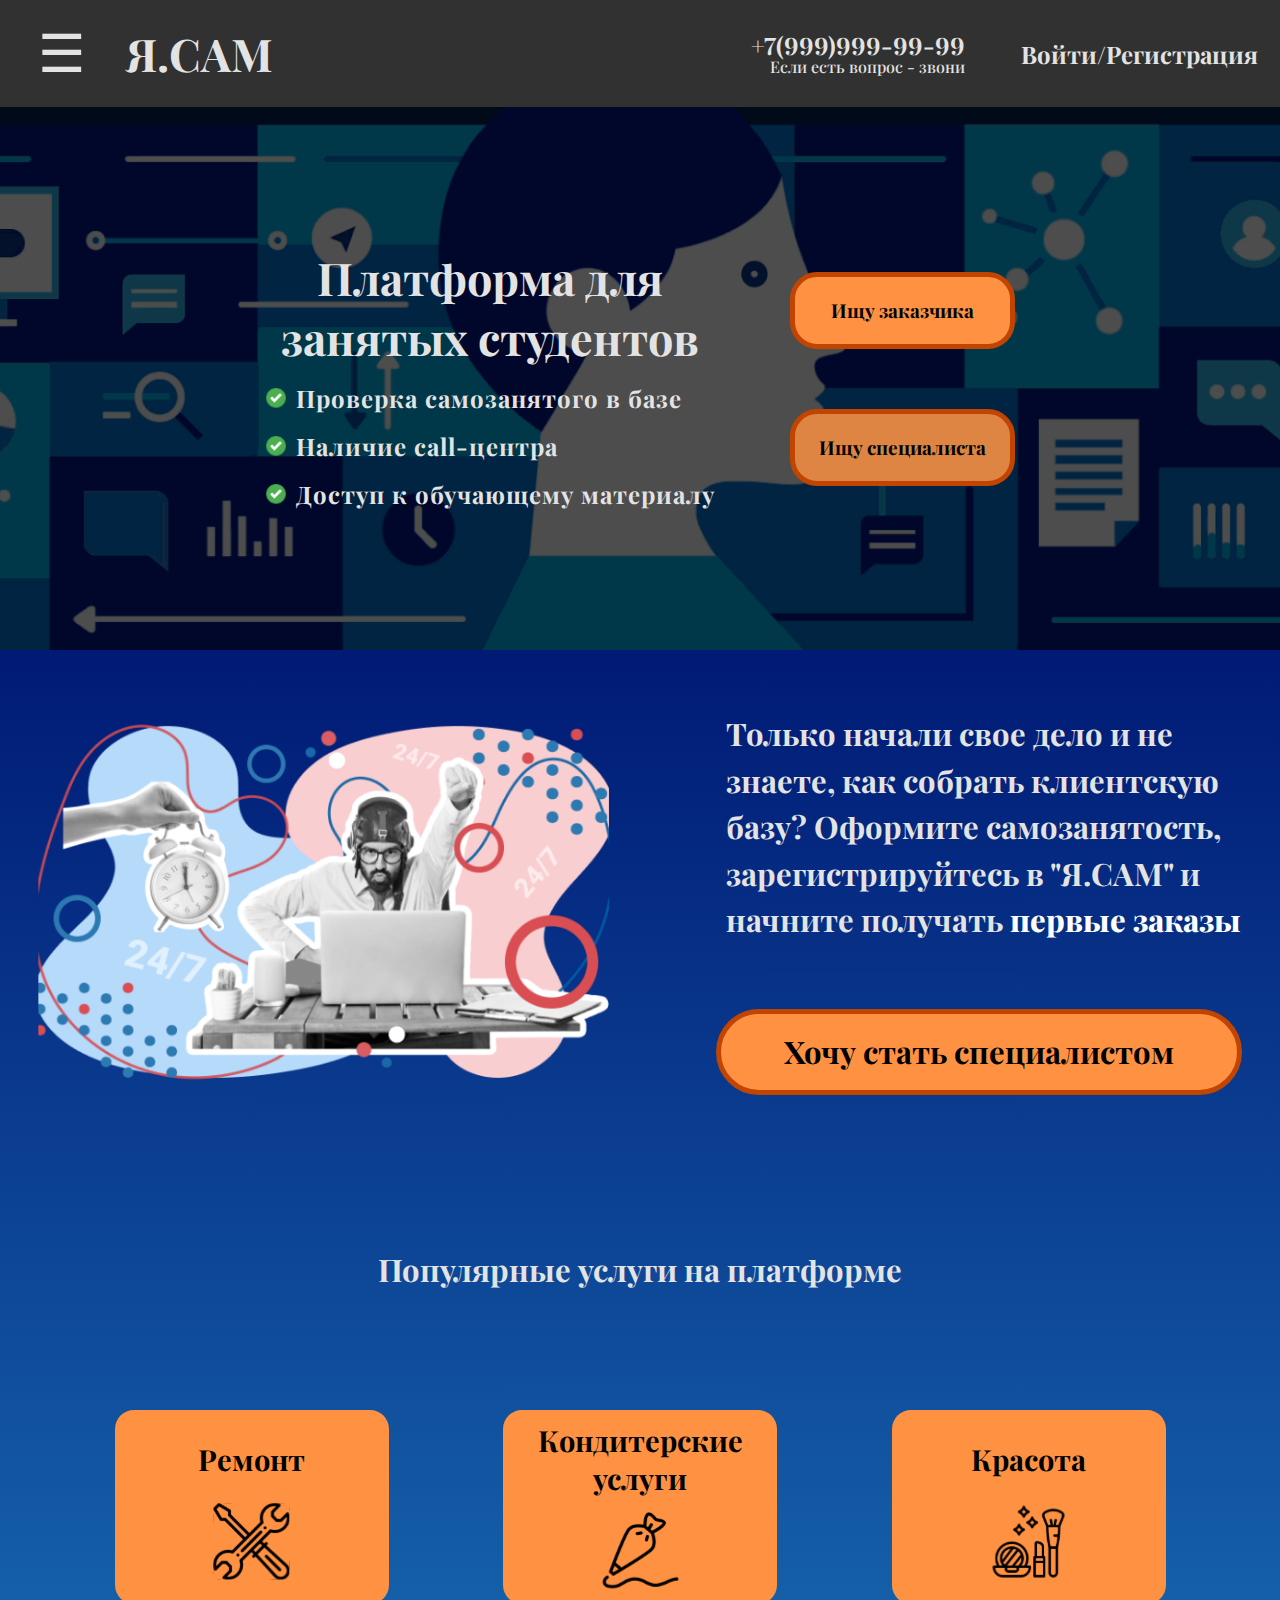
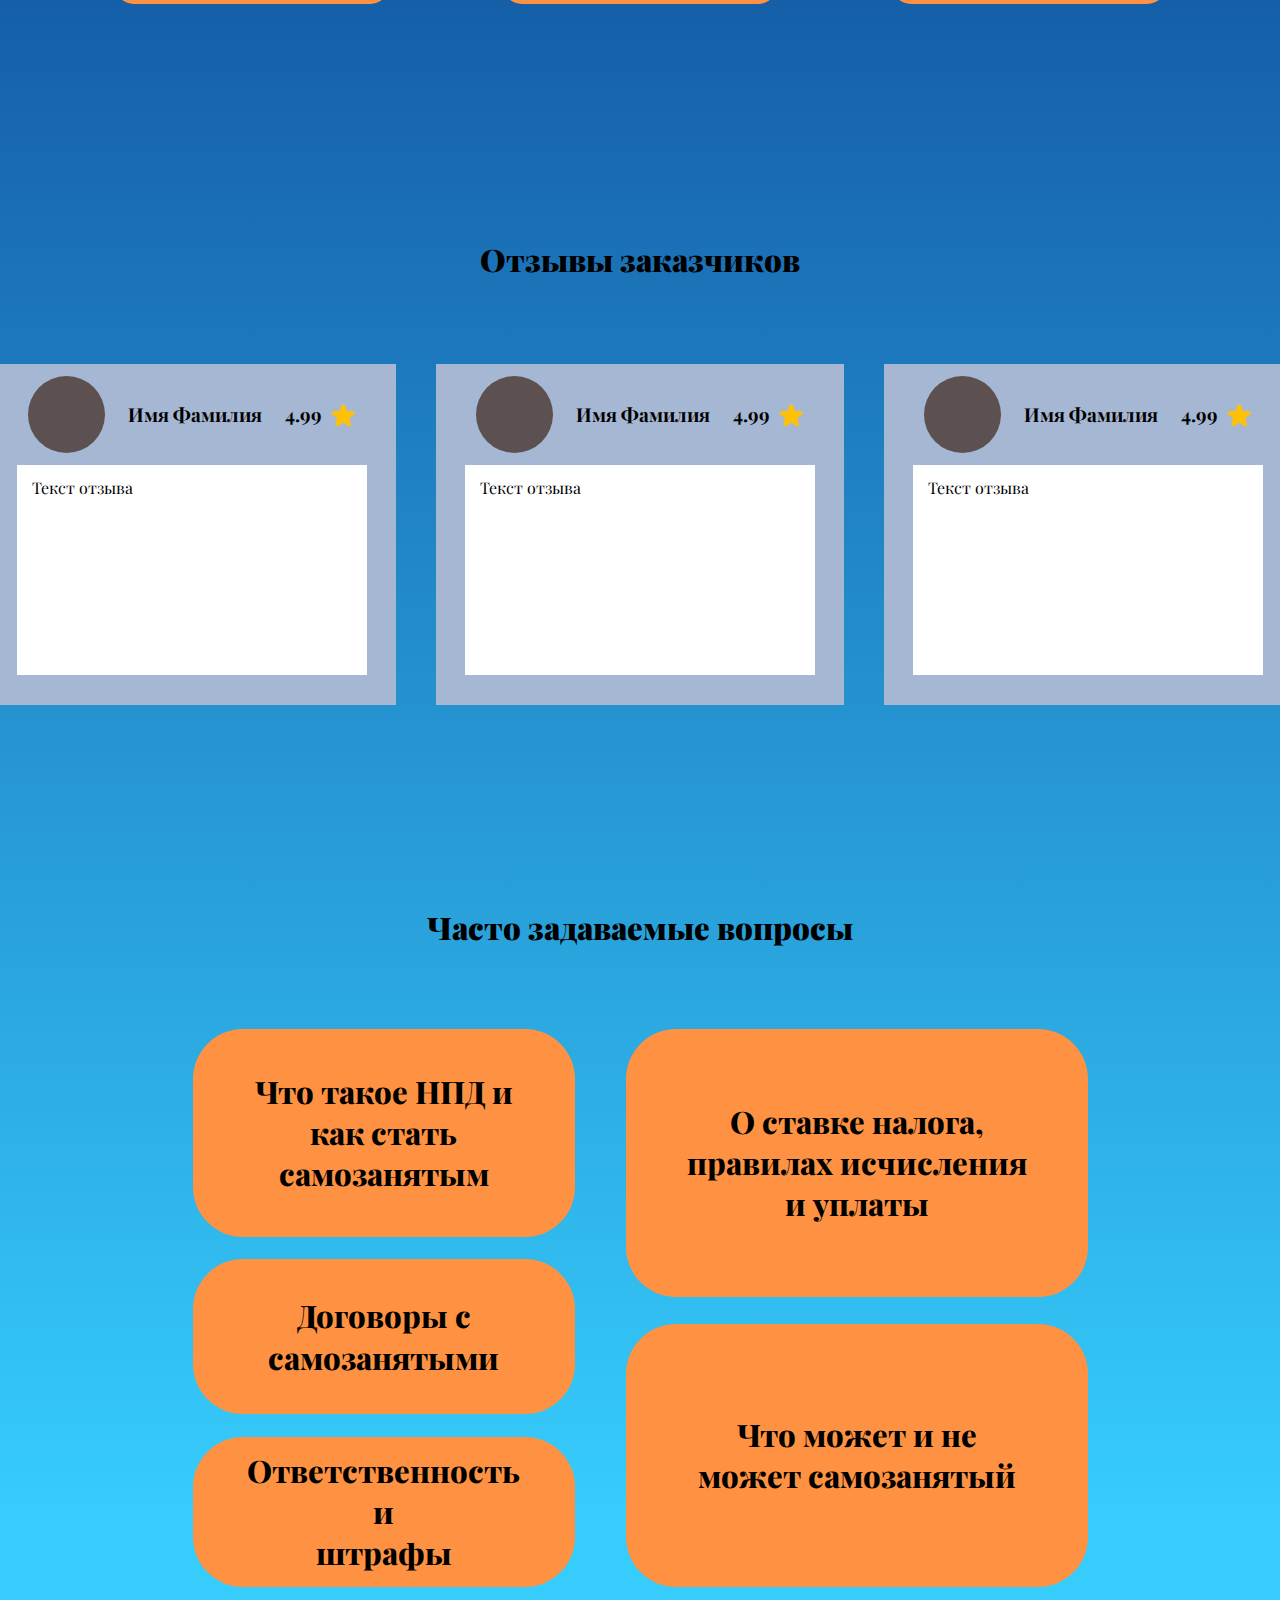
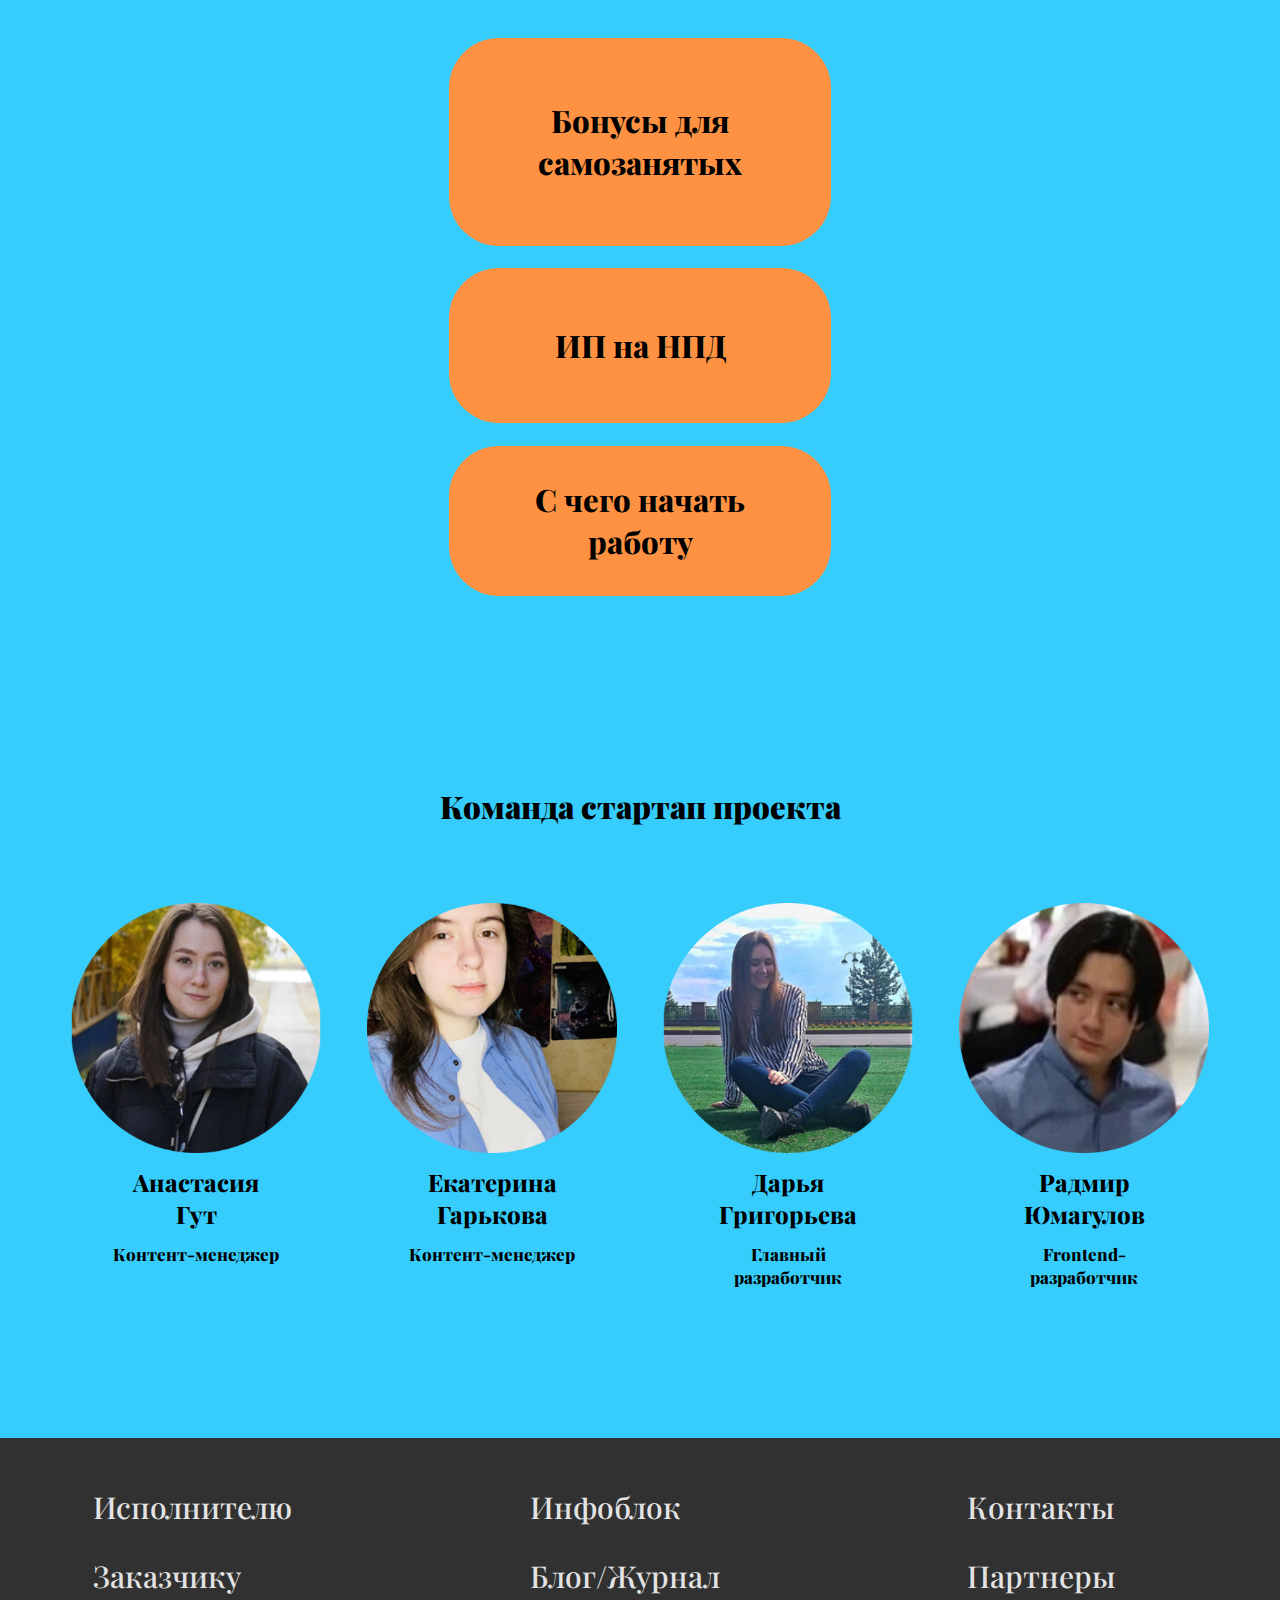
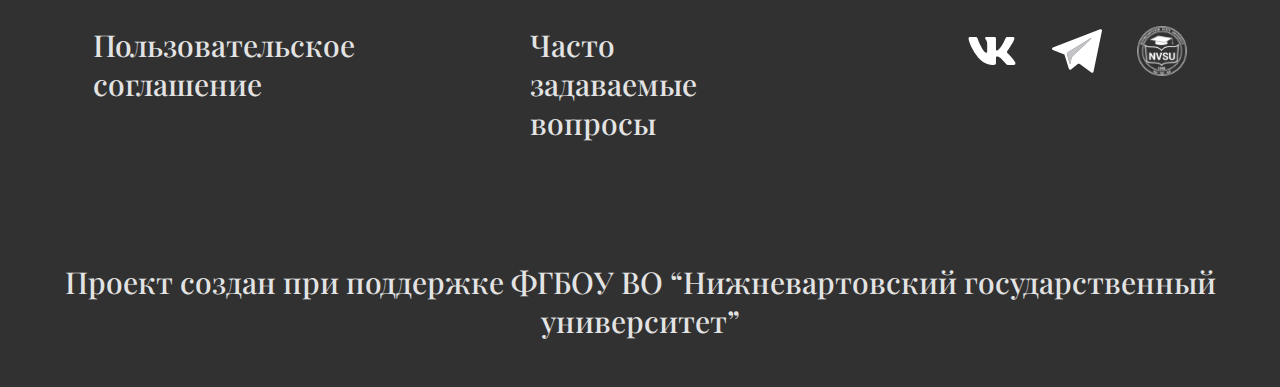
<file: index.html>
<!DOCTYPE html>
<html lang="en">
  <head>
    <meta charset="UTF-8" />
    <meta http-equiv="X-UA-Compatible" content="IE=edge" />
    <meta name="viewport" content="width=device-width, initial-scale=1.0" />
    <title>Я.САМ</title>
    <link rel="preconnect" href="https://fonts.googleapis.com" />
    <link rel="preconnect" href="https://fonts.gstatic.com" crossorigin />
    <link
      href="https://fonts.googleapis.com/css2?family=Playfair+Display:wght@400;500;700&family=Space+Mono&display=swap"
      rel="stylesheet"
    />
    <link rel="preconnect" href="https://fonts.googleapis.com" />
    <link rel="preconnect" href="https://fonts.gstatic.com" crossorigin />
    <link
      href="https://fonts.googleapis.com/css2?family=Inter:wght@400;500;700&family=Playfair+Display:wght@400;500;700&family=Space+Mono&display=swap"
      rel="stylesheet"
    />
    <link rel="stylesheet" href="css/swiper-bundle.min.css" />
    <link rel="stylesheet" href="css/style.css" />
  </head>
  <body>
    <div class="wrapper">
      <header class="header">
        <div class="_container header__container">
          <div class="header__leftpart">
            <!-- <img class="leftpart__menu-btn" src="images/menu-burger.svg" alt="" onclick="openNav()"> -->
            <button class="leftpart__menu-btn" onclick="openNav()">
              &#9776;
            </button>
            <a href="index.html" class="leftpart__logo"> Я.САМ </a>
          </div>
          <div class="header__rightpart">
            <div class="rightpart__contacts">
              <p class="contacts__number">+7(999)999-99-99</p>
              <p class="contacts__subarticle">Если есть вопрос - звони</p>
            </div>
            <p class="rightpart__login">
              <a href="login_form.html">Войти</a>/<a href="register_form.html"
                >Регистрация</a
              >
            </p>
          </div>
        </div>
      </header>
      <main class="main">
        <section class="titul-article">
          <div class="_container titul__article__container">
            <div class="introduction__article">
              <div class="left__article">
                <h1 class="left__article__name">
                  Платформа для<br />занятых студентов
                </h1>
                <div class="left__subarticles">
                  <div class="left__subarticle">
                    <img
                      src="images/checkicon.svg"
                      alt=""
                      class="left__checkicons"
                    />
                    <h6 class="left__checkparagraph">
                      Проверка самозанятого в базе
                    </h6>
                  </div>
                  <div class="left__subarticle">
                    <img
                      src="images/checkicon.svg"
                      alt=""
                      class="left__checkicons"
                    />
                    <h6 class="left__checkparagraph">Наличие call-центра</h6>
                  </div>
                  <div class="left__subarticle">
                    <img
                      src="images/checkicon.svg"
                      alt=""
                      class="left__checkicons"
                    />
                    <h6 class="left__checkparagraph">
                      Доступ к обучающему материалу
                    </h6>
                  </div>
                </div>
              </div>
              <div class="right__article">
                <a href="#" class="right-customer">Ищу заказчика</a>
                <a href="catalog.html" class="right-specialist"
                  >Ищу специалиста</a
                >
              </div>
            </div>
          </div>
        </section>
        <div
          class="titul-img"
          style="background-image: url(images/titul-top-img.jpg)"
        ></div>
        <section class="gradient">
          <section class="titul-text">
            <div class="_container titul__text__container">
              <img src="images/titul-img.png" alt="" class="text__img" />
              <div class="text__spec">
                <h3 class="text__spec-text">
                  Только начали свое дело и не знаете, как собрать клиентскую
                  базу? Оформите самозанятость, зарегистрируйтесь в "Я.САМ" и
                  начните получать <span>первые заказы</span>⁤
                </h3>
                <a href="register_form.html" class="text__spec-button"
                  >Хочу стать специалистом</a
                >
              </div>
            </div>
          </section>
          <section class="services">
            <div class="_container services__container">
              <h2 class="service__title">Популярные услуги на платформе</h2>
              <div class="service__blocks">
                <div class="service__block">
                  <p class="service__block-title">Ремонт</p>
                  <img
                    src="images/remont-pic.svg"
                    alt=""
                    class="service__block-img"
                  />
                </div>
                <div class="service__block">
                  <p class="service__block-title">Кондитерские<br />услуги</p>
                  <img
                    src="images/conditer-pic.svg"
                    alt=""
                    class="service__block-img"
                    id="conditer"
                  />
                </div>
                <div class="service__block">
                  <p class="service__block-title">Красота</p>
                  <img
                    src="images/cosmetic-pic.svg"
                    alt=""
                    class="service__block-img"
                  />
                </div>
              </div>
            </div>
          </section>
          <section class="reviews">
            <div class="_container reviews__container">
              <h2 class="reviews__title">Отзывы заказчиков</h2>
              <div class="reviews__slider">
                <div
                  class="swiper-button-prev review__button review__button-prev"
                ></div>
                <div class="swiper review__swiper">
                  <div class="swiper-wrapper review__wrapper">
                    <div data-hash="slide-1" class="swiper-slide review__slide">
                      <div class="swiper-lazy">
                        <div class="review__slide__top">
                          <div class="review__slide__top-circle"></div>
                          <p class="review__slide__top-name">Имя Фамилия</p>
                          <div class="review__slide__top__score">
                            <div class="review__slide__top__score-num">
                              4.99
                            </div>
                            <img
                              src="images/star.svg"
                              alt=""
                              class="review__slide__top__score-star"
                            />
                          </div>
                        </div>
                        <p class="review__slide-text">Текст отзыва</p>
                      </div>
                      <div class="swiper-lazy-preloader"></div>
                    </div>
                    <div data-hash="slide-1" class="swiper-slide review__slide">
                      <div class="swiper-lazy">
                        <div class="review__slide__top">
                          <div class="review__slide__top-circle"></div>
                          <p class="review__slide__top-name">Имя Фамилия</p>
                          <div class="review__slide__top__score">
                            <div class="review__slide__top__score-num">
                              4.99
                            </div>
                            <img
                              src="images/star.svg"
                              alt=""
                              class="review__slide__top__score-star"
                            />
                          </div>
                        </div>
                        <p class="review__slide-text">Текст отзыва</p>
                      </div>
                      <div class="swiper-lazy-preloader"></div>
                    </div>
                    <div data-hash="slide-1" class="swiper-slide review__slide">
                      <div class="swiper-lazy">
                        <div class="review__slide__top">
                          <div class="review__slide__top-circle"></div>
                          <p class="review__slide__top-name">Имя Фамилия</p>
                          <div class="review__slide__top__score">
                            <div class="review__slide__top__score-num">
                              4.99
                            </div>
                            <img
                              src="images/star.svg"
                              alt=""
                              class="review__slide__top__score-star"
                            />
                          </div>
                        </div>
                        <p class="review__slide-text">Текст отзыва</p>
                      </div>
                      <div class="swiper-lazy-preloader"></div>
                    </div>
                    <div data-hash="slide-1" class="swiper-slide review__slide">
                      <div class="swiper-lazy">
                        <div class="review__slide__top">
                          <div class="review__slide__top-circle"></div>
                          <p class="review__slide__top-name">Имя Фамилия</p>
                          <div class="review__slide__top__score">
                            <div class="review__slide__top__score-num">
                              4.99
                            </div>
                            <img
                              src="images/star.svg"
                              alt=""
                              class="review__slide__top__score-star"
                            />
                          </div>
                        </div>
                        <p class="review__slide-text">Текст отзыва</p>
                      </div>
                      <div class="swiper-lazy-preloader"></div>
                    </div>
                    <div data-hash="slide-1" class="swiper-slide review__slide">
                      <div class="swiper-lazy">
                        <div class="review__slide__top">
                          <div class="review__slide__top-circle"></div>
                          <p class="review__slide__top-name">Имя Фамилия</p>
                          <div class="review__slide__top__score">
                            <div class="review__slide__top__score-num">
                              4.99
                            </div>
                            <img
                              src="images/star.svg"
                              alt=""
                              class="review__slide__top__score-star"
                            />
                          </div>
                        </div>
                        <p class="review__slide-text">Текст отзыва</p>
                      </div>
                      <div class="swiper-lazy-preloader"></div>
                    </div>
                    <div data-hash="slide-1" class="swiper-slide review__slide">
                      <div class="swiper-lazy">
                        <div class="review__slide__top">
                          <div class="review__slide__top-circle"></div>
                          <p class="review__slide__top-name">Имя Фамилия</p>
                          <div class="review__slide__top__score">
                            <div class="review__slide__top__score-num">
                              4.99
                            </div>
                            <img
                              src="images/star.svg"
                              alt=""
                              class="review__slide__top__score-star"
                            />
                          </div>
                        </div>
                        <p class="review__slide-text">Текст отзыва</p>
                      </div>
                      <div class="swiper-lazy-preloader"></div>
                    </div>
                    <div data-hash="slide-1" class="swiper-slide review__slide">
                      <div class="swiper-lazy">
                        <div class="review__slide__top">
                          <div class="review__slide__top-circle"></div>
                          <p class="review__slide__top-name">Имя Фамилия</p>
                          <div class="review__slide__top__score">
                            <div class="review__slide__top__score-num">
                              4.99
                            </div>
                            <img
                              src="images/star.svg"
                              alt=""
                              class="review__slide__top__score-star"
                            />
                          </div>
                        </div>
                        <p class="review__slide-text">Текст отзыва</p>
                      </div>
                      <div class="swiper-lazy-preloader"></div>
                    </div>
                    <div data-hash="slide-1" class="swiper-slide review__slide">
                      <div class="swiper-lazy">
                        <div class="review__slide__top">
                          <div class="review__slide__top-circle"></div>
                          <p class="review__slide__top-name">Имя Фамилия</p>
                          <div class="review__slide__top__score">
                            <div class="review__slide__top__score-num">
                              4.99
                            </div>
                            <img
                              src="images/star.svg"
                              alt=""
                              class="review__slide__top__score-star"
                            />
                          </div>
                        </div>
                        <p class="review__slide-text">Текст отзыва</p>
                      </div>
                      <div class="swiper-lazy-preloader"></div>
                    </div>
                  </div>
                </div>
                <div
                  class="swiper-button-next review__button review__button-next"
                ></div>
              </div>
            </div>
          </section>
          <section class="questions">
            <div class="_container questions__container">
              <h2 class="questions__title">Часто задаваемые вопросы</h2>
              <div class="questions__blocks">
                <div class="question__column question__column-1">
                  <a
                    href="questions.html#b1"
                    class="column__question column-1__question column-1__question-1"
                    >Что такое НПД и<br />как стать<br />самозанятым</a
                  >
                  <a
                    href="questions.html#b2"
                    class="column__question column-1__question column-1__question-2"
                    >Договоры с<br />самозанятыми</a
                  >
                  <a
                    href="questions.html#b3"
                    class="column__question column-1__question column-1__question-3"
                    >Ответственность и<br />штрафы
                  </a>
                </div>
                <div class="question__column question__column-2">
                  <a
                    href="questions.html#b4"
                    class="column__question column-2__question column-2__question-1"
                    >О ставке налога,<br />правилах исчисления<br />и уплаты</a
                  >
                  <a
                    href="questions.html#b5"
                    class="column__question column-2__question column-2__question-2"
                    >Что может и не<br />может самозанятый</a
                  >
                </div>
                <div class="question__column question__column-3">
                  <a
                    href="questions.html#b6"
                    class="column__question column-3__question column-3__question-1"
                    >Бонусы для<br />самозанятых</a
                  >
                  <a
                    href="questions.html#b7"
                    class="column__question column-3__question column-3__question-2"
                    >ИП на НПД</a
                  >
                  <a
                    href="questions.html#b8"
                    class="column__question column-3__question column-3__question-3"
                    >С чего начать<br />работу</a
                  >
                </div>
              </div>
            </div>
          </section>
          <section class="command">
            <div class="_container command__container">
              <p class="command__title">Команда стартап проекта</p>
              <div class="command__group">
                <div class="command__member">
                  <img src="images/nasta.png" alt="" class="member__img" />
                  <p class="member__name">Анастасия<br />Гут</p>
                  <p class="member__description">Контент-менеджер</p>
                </div>
                <div class="command__member">
                  <img src="images/kata.png" alt="" class="member__img" />
                  <p class="member__name">Екатерина<br />Гарькова</p>
                  <p class="member__description">Контент-менеджер</p>
                </div>
                <div class="command__member">
                  <img src="images/dasha.png" alt="" class="member__img" />
                  <p class="member__name">Дарья<br />Григорьева</p>
                  <p class="member__description">Главный<br />разработчик</p>
                </div>
                <div class="command__member">
                  <img src="images/radmir.png" alt="" class="member__img" />
                  <p class="member__name">Радмир<br />Юмагулов</p>
                  <p class="member__description">Frontend-<br />разработчик</p>
                </div>
              </div>
            </div>
          </section>
        </section>
      </main>
      <footer class="footer">
        <div class="_container footer__container">
          <nav class="footer__menu">
            <ul class="footer__menu-list">
              <li class="footer__menu-item">
                <a href="#" class="footer__menu-link">Исполнителю</a>
              </li>
              <li class="footer__menu-item">
                <a href="catalog.html" class="footer__menu-link">Заказчику</a>
              </li>
              <li class="footer__menu-item">
                <a href="#" class="footer__menu-link"
                  >Пользовательское соглашение</a
                >
              </li>
            </ul>
            <ul class="footer__menu-list">
              <li class="footer__menu-item">
                <a href="infoblock.html" class="footer__menu-link">Инфоблок</a>
              </li>
              <li class="footer__menu-item">
                <a href="#" class="footer__menu-link">Блог/Журнал</a>
              </li>
              <li class="footer__menu-item">
                <a href="questions.html" class="footer__menu-link"
                  >Часто задаваемые вопросы</a
                >
              </li>
            </ul>
            <ul class="footer__menu-list">
              <li class="footer__menu-item">
                <a href="#" class="footer__menu-link">Контакты</a>
              </li>
              <li class="footer__menu-item">
                <a href="#" class="footer__menu-link">Партнеры</a>
              </li>
              <li class="footer__menu-item">
                <ul class="footer__menu-item-piclist">
                  <li class="footer__menu-item-picitem">
                    <a
                      href="https://vk.com/nvsulive"
                      class="footer__menu-item-piclink"
                      ><img
                        class="footer__menu-item-piclink__img"
                        src="images/vk.svg"
                        alt=""
                    /></a>
                  </li>
                  <li class="footer__menu-item-picitem">
                    <a
                      href="https://vk.com/away.php?to=https%3A%2F%2Ft.me%2Fnvsunv&cc_key="
                      class="footer__menu-item-piclink"
                      ><img
                        class="footer__menu-item-piclink__img"
                        src="images/telegram.svg"
                        alt=""
                    /></a>
                  </li>
                  <li class="footer__menu-item-picitem">
                    <a href="https://nvsu.ru/" class="footer__menu-item-piclink"
                      ><img
                        class="footer__menu-item-piclink__img"
                        src="images/nvsu.svg"
                        alt=""
                    /></a>
                  </li>
                </ul>
              </li>
            </ul>
          </nav>
          <p class="footer__copy">
            Проект создан при поддержке ФГБОУ ВО “Нижневартовский
            государственный университет”
          </p>
        </div>
      </footer>
      <div class="_container nav__container">
        <nav class="nav__menu" id="e1">
          <ul class="menu__list">
            <li id="non" class="menu__item">
              <a href="login_form.html">Войти</a>/<a href="register_form.html"
                >Зарегистрироваться</a
              >
            </li>
            <li class="menu__item">
              <a href="catalog.html"
                ><div class="menu__item-block">Заказчикам</div></a
              >
            </li>
            <li class="menu__item">
              <a href="#"><div class="menu__item-block">Самозанятым</div></a>
            </li>
            <li class="menu__item">
              <a href="infoblock.html"
                ><div class="menu__item-block">Инфоблок</div></a
              >
            </li>
            <li class="menu__item">
              <a href="#"><div class="menu__item-block">Партнеры</div></a>
            </li>
            <li class="menu__item">
              <a href="questions.html"
                ><div class="menu__item-block">Часто задаваемые вопросы</div></a
              >
            </li>
            <li class="menu__item">
              <a href="#"
                ><div class="menu__item-block">Связаться с нами</div></a
              >
            </li>
            <li class="menu__item">
              <a href="#"><div class="menu__item-block">Блог/Журнал</div></a>
            </li>
          </ul>
        </nav>
      </div>
    </div>
    <script src="js/swiper-bundle.min.js"></script>
    <script src="js/script.js"></script>
  </body>
</html>
</file>
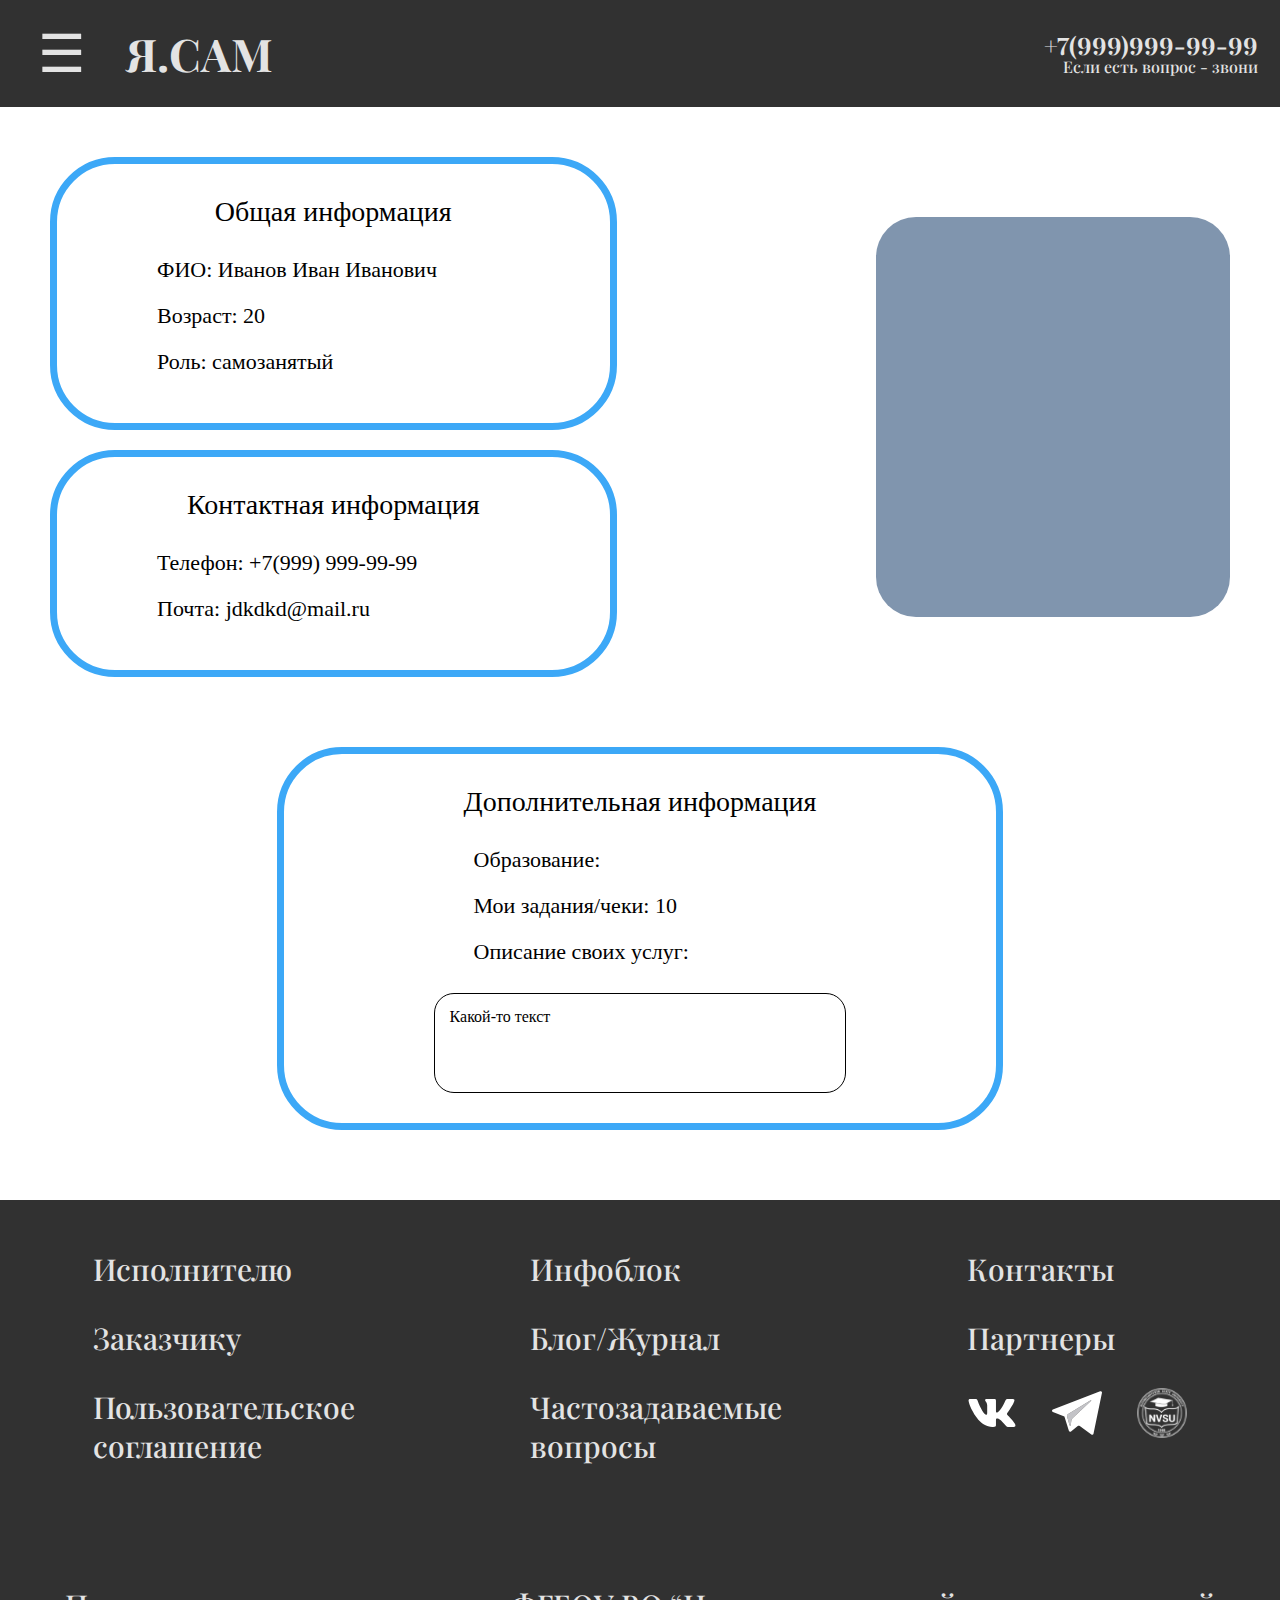
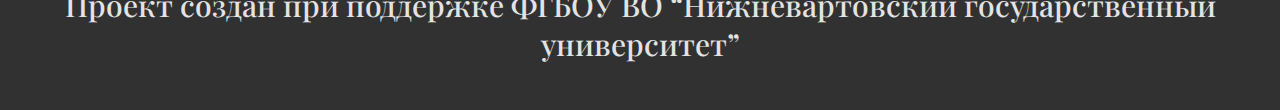
<file: account.html>
<!DOCTYPE html>
<html lang="en">
  <head>
    <meta charset="UTF-8" />
    <meta http-equiv="X-UA-Compatible" content="IE=edge" />
    <meta name="viewport" content="width=device-width, initial-scale=1.0" />
    <title>Личный кабинет</title>
    <link rel="preconnect" href="https://fonts.googleapis.com" />
    <link rel="preconnect" href="https://fonts.gstatic.com" crossorigin />
    <link
      href="https://fonts.googleapis.com/css2?family=Playfair+Display:wght@400;500;700&family=Space+Mono&display=swap"
      rel="stylesheet"
    />
    <link rel="preconnect" href="https://fonts.googleapis.com" />
    <link rel="preconnect" href="https://fonts.gstatic.com" crossorigin />
    <link
      href="https://fonts.googleapis.com/css2?family=Inter:wght@400;500;700&family=Playfair+Display:wght@400;500;700&family=Space+Mono&display=swap"
      rel="stylesheet"
    />
    <link rel="stylesheet" href="css/style.css" />
  </head>
  <body>
    <div class="wrapper">
      <header class="header">
        <div class="_container header__container">
          <div class="header__leftpart">
            <!-- <img class="leftpart__menu-btn" src="images/menu-burger.svg" alt="" onclick="openNav()"> -->
            <button class="leftpart__menu-btn" onclick="openNav()">
              &#9776;
            </button>
            <a href="index.html" class="leftpart__logo"> Я.САМ </a>
          </div>
          <div class="header__rightpart">
            <div class="rightpart__contacts">
              <p class="contacts__number">+7(999)999-99-99</p>
              <p class="contacts__subarticle">Если есть вопрос - звони</p>
            </div>
            <!-- <p class="rightpart__login">
              <a href="login_form.html">Войти</a>/<a href="register_form.html"
                >Регистрация</a
              >
            </p> -->
          </div>
        </div>
      </header>
      <main class="main">
        <section class="account__first">
          <div class="_container account__container-first">
            <div class="account__first__info">
              <div class="info__general">
                <p class="info-title">Общая информация</p>
                <ul class="info-list">
                  <li class="info-item">ФИО: Иванов Иван Иванович</li>
                  <li class="info-item">Возраст: 20</li>
                  <li class="info-item">Роль: самозанятый</li>
                </ul>
              </div>
              <div class="info__contact">
                <p class="info-title">Контактная информация</p>
                <ul class="info-list">
                  <li class="info-item">Телефон: +7(999) 999-99-99</li>
                  <li class="info-item">Почта: jdkdkd@mail.ru</li>
                </ul>
              </div>
            </div>
            <div class="account__first-avatar"></div>
          </div>
        </section>
        <section class="account__second">
          <div class="_container account__container-second">
            <div class="info__extra">
              <p class="info-title">Дополнительная информация</p>
              <ul class="info-list">
                <li class="info-item">Образование:</li>
                <li class="info-item">
                  Мои задания/чеки: <a href="" class="info-link">10</a>
                </li>
                <li class="info-item">Описание своих услуг:</li>
              </ul>
              <p class="info-usertext">Какой-то текст</p>
            </div>
          </div>
        </section>
      </main>
      <footer class="footer">
        <div class="_container footer__container">
          <nav class="footer__menu">
            <ul class="footer__menu-list">
              <li class="footer__menu-item">
                <a href="#" class="footer__menu-link">Исполнителю</a>
              </li>
              <li class="footer__menu-item">
                <a href="#" class="footer__menu-link">Заказчику</a>
              </li>
              <li class="footer__menu-item">
                <a href="#" class="footer__menu-link"
                  >Пользовательское соглашение</a
                >
              </li>
            </ul>
            <ul class="footer__menu-list">
              <li class="footer__menu-item">
                <a href="infoblock.html" class="footer__menu-link">Инфоблок</a>
              </li>
              <li class="footer__menu-item">
                <a href="#" class="footer__menu-link">Блог/Журнал</a>
              </li>
              <li class="footer__menu-item">
                <a href="questions.html" class="footer__menu-link"
                  >Частозадаваемые вопросы</a
                >
              </li>
            </ul>
            <ul class="footer__menu-list">
              <li class="footer__menu-item">
                <a href="#" class="footer__menu-link">Контакты</a>
              </li>
              <li class="footer__menu-item">
                <a href="#" class="footer__menu-link">Партнеры</a>
              </li>
              <li class="footer__menu-item">
                <ul class="footer__menu-item-piclist">
                  <li class="footer__menu-item-picitem">
                    <a
                      href="https://vk.com/nvsulive"
                      class="footer__menu-item-piclink"
                      ><img
                        class="footer__menu-item-piclink__img"
                        src="images/vk.svg"
                        alt=""
                    /></a>
                  </li>
                  <li class="footer__menu-item-picitem">
                    <a
                      href="https://vk.com/away.php?to=https%3A%2F%2Ft.me%2Fnvsunv&cc_key="
                      class="footer__menu-item-piclink"
                      ><img
                        class="footer__menu-item-piclink__img"
                        src="images/telegram.svg"
                        alt=""
                    /></a>
                  </li>
                  <li class="footer__menu-item-picitem">
                    <a href="https://nvsu.ru/" class="footer__menu-item-piclink"
                      ><img
                        class="footer__menu-item-piclink__img"
                        src="images/nvsu.svg"
                        alt=""
                    /></a>
                  </li>
                </ul>
              </li>
            </ul>
          </nav>
          <p class="footer__copy">
            Проект создан при поддержке ФГБОУ ВО “Нижневартовский
            государственный университет”
          </p>
        </div>
      </footer>
      <div class="_container nav__container">
        <nav class="nav__menu" id="e1">
          <ul class="menu__list">
            <li id="non" class="menu__item">
              <a href="#">Войти</a>/<a href="#">Зарегистрироваться</a>
            </li>
            <li class="menu__item">
              <a href="#"><div class="menu__item-block">Заказчикам</div></a>
            </li>
            <li class="menu__item">
              <a href="#"><div class="menu__item-block">Самозанятым</div></a>
            </li>
            <li class="menu__item">
              <a href="infoblock.html"
                ><div class="menu__item-block">Инфоблок</div></a
              >
            </li>
            <li class="menu__item">
              <a href="#"><div class="menu__item-block">Партнеры</div></a>
            </li>
            <li class="menu__item">
              <a href="questions.html"
                ><div class="menu__item-block">Часто задаваемые вопросы</div></a
              >
            </li>
            <li class="menu__item">
              <a href="#"
                ><div class="menu__item-block">Связаться с нами</div></a
              >
            </li>
            <li class="menu__item">
              <a href="#"><div class="menu__item-block">Блог/Журнал</div></a>
            </li>
            <!-- <li class="menu__item">+7(999)999-99-99</li> -->
          </ul>
        </nav>
      </div>
    </div>
    <script src="js/script.js"></script>
  </body>
</html>
</file>
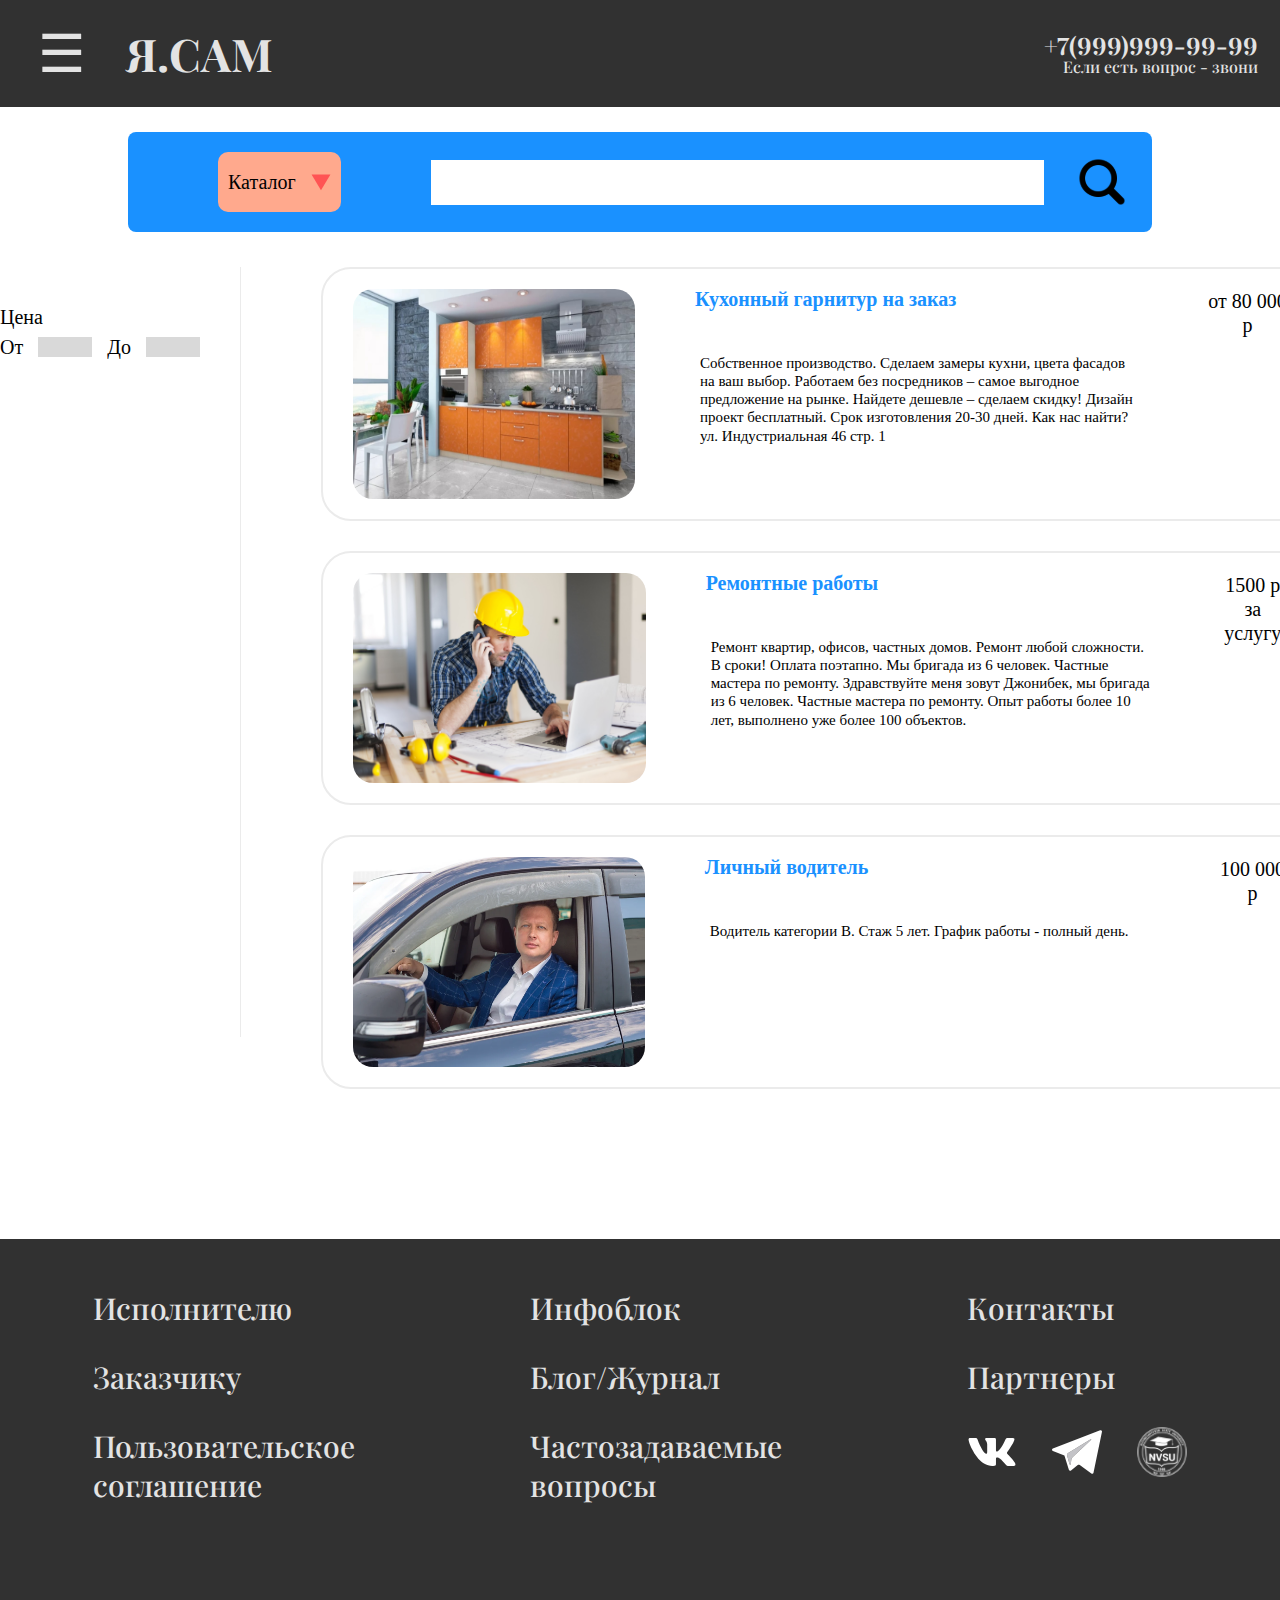
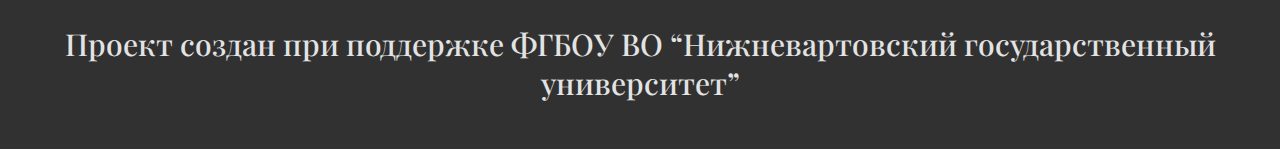
<file: catalog.html>
<!DOCTYPE html>
<html lang="en">
<head>
    <meta charset="UTF-8">
    <meta http-equiv="X-UA-Compatible" content="IE=edge">
    <meta name="viewport" content="width=device-width, initial-scale=1.0">
    <title>Каталог услуг</title>
    <link rel="preconnect" href="https://fonts.googleapis.com">
    <link rel="preconnect" href="https://fonts.gstatic.com" crossorigin>
    <link href="https://fonts.googleapis.com/css2?family=Playfair+Display:wght@400;500;700&family=Space+Mono&display=swap" rel="stylesheet">
    <link rel="preconnect" href="https://fonts.googleapis.com">
    <link rel="preconnect" href="https://fonts.gstatic.com" crossorigin>
    <link href="https://fonts.googleapis.com/css2?family=Inter:wght@400;500;700&family=Playfair+Display:wght@400;500;700&family=Space+Mono&display=swap" rel="stylesheet">
    <link rel="stylesheet" href="css/style.css">
</head>
<body>
    <div class="wrapper">
        <header class="header">
            <div class="_container header__container">
                <div class="header__leftpart">
                    <!-- <img class="leftpart__menu-btn" src="images/menu-burger.svg" alt="" onclick="openNav()"> -->
                    <button class="leftpart__menu-btn" onclick="openNav()">&#9776;</button>
                    <a href="index.html" class="leftpart__logo">
                        Я.САМ
                    </a>
                </div>
                <div class="header__rightpart">
                    <div class="rightpart__contacts">
                        <p class="contacts__number">+7(999)999-99-99</p>
                        <p class="contacts__subarticle">Если есть вопрос - звони</p>
                    </div>
                    <!-- <p class="rightpart__login"><a href="login_form.html">Войти</a>/<a href="register_form.html">Регистрация</a></p> -->
                </div>
            </div>
        </header>
        <main class="main">
            <section class="catalog__search">
                <div class="_content catalog__search__content">
                    <div class="catalog-btn">
                        <button onclick="openCatalogMenu()">Каталог <img src="images/catalog-arrow.svg" alt="" class="catalog-btn-img"></button>
                        <ul id="catalogmenu" class="catalog__menu-list">
                            <li><a id="c1" class="catalog__menu-item" href="#">IT-сфера</a>
                            <ul id="c1-1" class="catalog__menu-sublist">
                                <li class="catalog__menu-subitem-title">IT-сфера</li>
                                <li class="catalog__menu-subitem"><a href="#">Администрирование</a></li>
                                <li class="catalog__menu-subitem"><a href="#">Анализ данных</a></li>
                                <li class="catalog__menu-subitem"><a href="#">Веб-мастер</a></li>
                                <li class="catalog__menu-subitem"><a href="#">Вёрстка и дизайн</a></li>
                                <li class="catalog__menu-subitem"><a href="#">Компьютерный мастер</a></li>
                                <li class="catalog__menu-subitem"><a href="#">Обработка данных</a></li>
                                <li class="catalog__menu-subitem"><a href="#">Программист</a></li>
                                <li class="catalog__menu-subitem"><a href="#">Техническая поддержка и прочее</a></li>
                            </ul></li>
                            <li><a id="c2" class="catalog__menu-item" href="#">Авто</a>
                                <ul id="c2-1" class="catalog__menu-sublist">
                                    <li class="catalog__menu-subitem-title">Авто</li>
                                    <li class="catalog__menu-subitem"><a href="#">Автомойка</a></li>
                                    <li class="catalog__menu-subitem"><a href="#">Автосервис</a></li>
                                    <li class="catalog__menu-subitem"><a href="#">Автоэвакуация и буксировка</a></li>
                                    <li class="catalog__menu-subitem"><a href="#">Водитель</a></li>
                                    <li class="catalog__menu-subitem"><a href="#">Перевозка грузов</a></li>
                                    <li class="catalog__menu-subitem"><a href="#">Перевозка пассажиров</a></li>
                                </ul></li>
                            <li><a id="c3" class="catalog__menu-item" href="#">Аренда</a>
                                <ul id="c3-1" class="catalog__menu-sublist">
                                    <li class="catalog__menu-subitem-title">Аренда</li>
                                    <li class="catalog__menu-subitem"><a href="#">Аренда квартир</a></li>
                                    <li class="catalog__menu-subitem"><a href="#">Аренда машин</a></li>
                                    <li class="catalog__menu-subitem"><a href="#">Предоставление лицензий</a></li>
                                    <li class="catalog__menu-subitem"><a href="#">Прокат</a></li>
                                    <li class="catalog__menu-subitem"><a href="#">Услуги по временному проживанию или хранению</a></li>
                                </ul></li>
                            <li><a id="c4" class="catalog__menu-item" href="#">Дом</a>
                                <ul id="c4-1" class="catalog__menu-sublist">
                                    <li class="catalog__menu-subitem-title">Дом</li>
                                    <li class="catalog__menu-subitem"><a href="#">Бытовые услуги</a></li>
                                    <li class="catalog__menu-subitem"><a href="#">Ведение хозяйства</a></li>
                                    <li class="catalog__menu-subitem"><a href="#">Гувернантка</a></li>
                                    <li class="catalog__menu-subitem"><a href="#">Доставка</a></li>
                                    <li class="catalog__menu-subitem"><a href="#">Няня</a></li>
                                    <li class="catalog__menu-subitem"><a href="#">Сиделка</a></li>
                                    <li class="catalog__menu-subitem"><a href="#">Социальная помощь</a></li>
                                    <li class="catalog__menu-subitem"><a href="#">Сторож</a></li>
                                    <li class="catalog__menu-subitem"><a href="#">Уборка и клининг</a></li>
                                    <li class="catalog__menu-subitem"><a href="#">Химчистка</a></li>
                                </ul></li>
                            <li><a id="c5" class="catalog__menu-item" href="#">Животные</a>
                                <ul id="c5-1" class="catalog__menu-sublist">
                                    <li class="catalog__menu-subitem-title">Животные</li>
                                    <li class="catalog__menu-subitem"><a href="#">Вакцинация</a></li>
                                    <li class="catalog__menu-subitem"><a href="#">Груминг</a></li>
                                    <li class="catalog__menu-subitem"><a href="#">Дрессировщик</a></li>
                                    <li class="catalog__menu-subitem"><a href="#">Кинология</a></li>
                                    <li class="catalog__menu-subitem"><a href="#">Передержка</a></li>
                                    <li class="catalog__menu-subitem"><a href="#">Уход за животными</a></li>
                                </ul></li>
                            <li><a id="c6" class="catalog__menu-item" href="#">Здоровье</a>
                                <ul id="c6-1" class="catalog__menu-sublist">
                                    <li class="catalog__menu-subitem-title">Здоровье</li>
                                    <li class="catalog__menu-subitem"><a href="#">Консультирование</a></li>
                                    <li class="catalog__menu-subitem"><a href="#">Диетолог</a></li>
                                    <li class="catalog__menu-subitem"><a href="#">Логопед</a></li>
                                    <li class="catalog__menu-subitem"><a href="#">Массажист</a></li>
                                    <li class="catalog__menu-subitem"><a href="#">Психолог</a></li>
                                    <li class="catalog__menu-subitem"><a href="#">Тренер</a></li>
                                    <li class="catalog__menu-subitem"><a href="#">Инструктор</a></li>
                                </ul></li>
                            <li><a id="c7" class="catalog__menu-item" href="#">Информационные услуги</a>
                                <ul id="c7-1" class="catalog__menu-sublist">
                                    <li class="catalog__menu-subitem-title">Информационные услуги</li>
                                    <li class="catalog__menu-subitem"><a href="#">Исследования</a></li>
                                    <li class="catalog__menu-subitem"><a href="#">Маркетинг</a></li>
                                    <li class="catalog__menu-subitem"><a href="#">Реклама</a></li>
                                    <li class="catalog__menu-subitem"><a href="#">Обрядовые услуги</a></li>
                                    <li class="catalog__menu-subitem"><a href="#">Опросы</a></li>
                                    <li class="catalog__menu-subitem"><a href="#">Сбор мнений</a></li>
                                    <li class="catalog__menu-subitem"><a href="#">Переводчик</a></li>
                                </ul></li>
                            <li><a id="c8" class="catalog__menu-item" href="#">Красота</a>
                                <ul id="c8-1" class="catalog__menu-sublist">
                                    <li class="catalog__menu-subitem-title">Красота</li>
                                    <li class="catalog__menu-subitem"><a href="#">Консультирование</a></li>
                                    <li class="catalog__menu-subitem"><a href="#">Косметолог</a></li>
                                    <li class="catalog__menu-subitem"><a href="#">Маникюр</a></li>
                                    <li class="catalog__menu-subitem"><a href="#">Педикюр</a></li>
                                    <li class="catalog__menu-subitem"><a href="#">Модель</a></li>
                                    <li class="catalog__menu-subitem"><a href="#">Парикмахер</a></li>
                                    <li class="catalog__menu-subitem"><a href="#">Стилист</a></li>
                                    <li class="catalog__menu-subitem"><a href="#">Тату и пирсинг</a></li>
                                    <li class="catalog__menu-subitem"><a href="#">Эпиляция</a></li>
                                </ul></li>
                            <li><a id="c9" class="catalog__menu-item" href="#">Обучение</a>
                                <ul id="c9-1" class="catalog__menu-sublist">
                                    <li class="catalog__menu-subitem-title">Обучение</li>
                                    <li class="catalog__menu-subitem"><a href="#">Репетитор</a></li>
                                    <li class="catalog__menu-subitem"><a href="#">Тренер</a></li>
                                    <li class="catalog__menu-subitem"><a href="#">Учитель</a></li>
                                </ul></li>
                            <li><a id="c10" class="catalog__menu-item" href="#">Одежда</a>
                                <ul id="c10-1" class="catalog__menu-sublist">
                                    <li class="catalog__menu-subitem-title">Одежда</li>
                                    <li class="catalog__menu-subitem"><a href="#">Модельер</a></li>
                                    <li class="catalog__menu-subitem"><a href="#">Дизайнер</a></li>
                                    <li class="catalog__menu-subitem"><a href="#">Пошив</a></li>
                                    <li class="catalog__menu-subitem"><a href="#">Ткани</a></li>
                                    <li class="catalog__menu-subitem"><a href="#">Кройка и шитье</a></li>
                                </ul></li>
                            <li><a id="c11" class="catalog__menu-item" href="#">Природа</a>
                                <ul id="c11-1" class="catalog__menu-sublist">
                                    <li class="catalog__menu-subitem-title">Природа</li>
                                    <li class="catalog__menu-subitem"><a href="#">Благоустройство территории</a></li>
                                    <li class="catalog__menu-subitem"><a href="#">Животноводство</a></li>
                                    <li class="catalog__menu-subitem"><a href="#">Лес</a></li>
                                    <li class="catalog__menu-subitem"><a href="#">Охота</a></li>
                                    <li class="catalog__menu-subitem"><a href="#">Рыбалка</a></li>
                                    <li class="catalog__menu-subitem"><a href="#">Переработка отходов</a></li>
                                    <li class="catalog__menu-subitem"><a href="#">Приём или сдача лома</a></li>
                                    <li class="catalog__menu-subitem"><a href="#">Сельскохозяйственные услуги</a></li>
                                </ul></li>
                            <li><a id="c12" class="catalog__menu-item" href="#">Прочее</a>
                                <ul id="c12-1" class="catalog__menu-sublist">
                                    <li class="catalog__menu-subitem-title">Прочее</li>
                                    <li class="catalog__menu-subitem"><a href="#">Писатель</a></li>
                                    <li class="catalog__menu-subitem"><a href="#">Копирайтер</a></li>
                                    <li class="catalog__menu-subitem"><a href="#">Грузчик</a></li>
                                    <li class="catalog__menu-subitem"><a href="#">Курьер</a></li>
                                    <li class="catalog__menu-subitem"><a href="#">Носильщик</a></li>
                                    <li class="catalog__menu-subitem"><a href="#">Обеспечение безопасности</a></li>
                                    <li class="catalog__menu-subitem"><a href="#">Платные туалеты</a></li>
                                </ul></li>
                            <li><a id="c13" class="catalog__menu-item" href="#">Развлечения</a>
                                <ul id="c13-1" class="catalog__menu-sublist">
                                    <li class="catalog__menu-subitem-title">Развлечения</li>
                                    <li class="catalog__menu-subitem"><a href="#">Аниматор</a></li>
                                    <li class="catalog__menu-subitem"><a href="#">Артист</a></li>
                                    <li class="catalog__menu-subitem"><a href="#">Певец</a></li>
                                    <li class="catalog__menu-subitem"><a href="#">Музыкант</a></li>
                                    <li class="catalog__menu-subitem"><a href="#">Ведущий</a></li>
                                    <li class="catalog__menu-subitem"><a href="#">Шоумен</a></li>
                                    <li class="catalog__menu-subitem"><a href="#">Тамада</a></li>
                                    <li class="catalog__menu-subitem"><a href="#">Гид</a></li>
                                    <li class="catalog__menu-subitem"><a href="#">Экскурсовод</a></li>
                                </ul></li>
                            <li><a id="c14" class="catalog__menu-item" href="#">Ремонт</a>
                                <ul id="c14-1" class="catalog__menu-sublist">
                                    <li class="catalog__menu-subitem-title">Ремонт</li>
                                    <li class="catalog__menu-subitem"><a href="#">Дизайн</a></li>
                                    <li class="catalog__menu-subitem"><a href="#">Отделка</a></li>
                                    <li class="catalog__menu-subitem"><a href="#">Бытовой ремонт</a></li>
                                    <li class="catalog__menu-subitem"><a href="#">Реставрация</a></li>
                                    <li class="catalog__menu-subitem"><a href="#">Сантехник</a></li>
                                    <li class="catalog__menu-subitem"><a href="#">Ремонт бытовой техники</a></li>
                                    <li class="catalog__menu-subitem"><a href="#">Электрик</a></li>
                                    <li class="catalog__menu-subitem"><a href="#">Строительство</a></li>
                                    <li class="catalog__menu-subitem"><a href="#">Техобслуживание</a></li>
                                    <li class="catalog__menu-subitem"><a href="#">Ремонт квартир</a></li>
                                </ul></li>
                            <li><a id="c15" class="catalog__menu-item" href="#">Сделай сам</a>
                                <ul id="c15-1" class="catalog__menu-sublist">
                                    <li class="catalog__menu-subitem-title">Сделай сам</li>
                                    <li class="catalog__menu-subitem"><a href="#">Кузнец</a></li>
                                    <li class="catalog__menu-subitem"><a href="#">Столяр</a></li>
                                    <li class="catalog__menu-subitem"><a href="#">Плотник</a></li>
                                    <li class="catalog__menu-subitem"><a href="#">Производственные услуги</a></li>
                                    <li class="catalog__menu-subitem"><a href="#">Металлообработка</a></li>
                                    <li class="catalog__menu-subitem"><a href="#">Проектирование</a></li>
                                    <li class="catalog__menu-subitem"><a href="#">Услуги по сборке</a></li>
                                </ul></li>
                            <li><a id="c16" class="catalog__menu-item" href="#">Спорт</a>
                                <ul id="c16-1" class="catalog__menu-sublist">
                                    <li class="catalog__menu-subitem-title">Спорт</li>
                                    <li class="catalog__menu-subitem"><a href="#">Консультирование</a></li>
                                    <li class="catalog__menu-subitem"><a href="#">Массажист</a></li>
                                    <li class="catalog__menu-subitem"><a href="#">Тренер</a></li>
                                    <li class="catalog__menu-subitem"><a href="#">Инструктор</a></li>
                                </ul></li>
                            <li><a id="c17" class="catalog__menu-item" href="#">Торговля самостоятельно произведённым товаром</a>
                                <ul id="c17-1" class="catalog__menu-sublist">
                                    <li class="catalog__menu-subitem-title">Торговля самостоятельно произведённым товаром</li>
                                    <li class="catalog__menu-subitem"><a href="#">Продукция собственного производства</a></li>
                                </ul></li>
                            <li><a id="c18" class="catalog__menu-item" href="#">Финансы</a>
                                <ul id="c18-1" class="catalog__menu-sublist">
                                    <li class="catalog__menu-subitem-title">Финансы</li>
                                    <li class="catalog__menu-subitem"><a href="#">Бухгалтер</a></li>
                                    <li class="catalog__menu-subitem"><a href="#">Консультированиех</a></li>
                                    <li class="catalog__menu-subitem"><a href="#">Страховые услуги</a></li>
                                    <li class="catalog__menu-subitem"><a href="#">Бухгалтерия</a></li>
                                    <li class="catalog__menu-subitem"><a href="#">Риелтор</a></li>
                                    <li class="catalog__menu-subitem"><a href="#">Финансовые услуги</a></li>
                                </ul></li>
                            <li><a id="c19" class="catalog__menu-item" href="#">Фото, видео, печать</a>
                                <ul id="c19-1" class="catalog__menu-sublist">
                                    <li class="catalog__menu-subitem-title">Фото, видео, печать</li>
                                    <li class="catalog__menu-subitem"><a href="#">издательские услуги</a></li>
                                    <li class="catalog__menu-subitem"><a href="#">оцифровка</a></li>
                                    <li class="catalog__menu-subitem"><a href="#">полиграфия</a></li>
                                    <li class="catalog__menu-subitem"><a href="#">оператор</a></li>
                                    <li class="catalog__menu-subitem"><a href="#">фотограф</a></li>
                                    <li class="catalog__menu-subitem"><a href="#">художник</a></li>
                                </ul></li>
                            <li><a id="c20" class="catalog__menu-item" href="#">Юристы</a>
                                <ul id="c20-1" class="catalog__menu-sublist">
                                    <li class="catalog__menu-subitem-title">Юристы</li>
                                </ul></li>
                        </ul>
                    </div>
                    <input class="catalog__search-input" type="search" name="" id="">
                    <button class="catalog__search-btn" type="submit"><img src="images/search-loop.svg" alt="" class="catalog__search-btn-img"></button>
                </div>
            </section>
            <section class="main__catalog">
                <div class="_container main__catalog__container">
                    <div class="main__catalog__filters">
                        <p class="filter__title-cost">Цена</p>
                        <div class="filter__cost">
                            <p>От</p>
                            <input type="number" name="" id="">
                            <p>До</p>
                            <input type="number" name="" id="">
                        </div>
                    </div>
                    <div class="main__catalog__items">
                        <div class="main__catalog__item">
                            <div class="main__catalog__item-img" style="background-image: url('images/kitchen-catalog.jpg');"></div>
                            <div class="main__catalog__item__description">
                                <div class="catalog__description-title">Кухонный гарнитур на заказ</div>
                                <div class="catalog__description-description">Собственное производство.
                                    Сделаем замеры кухни, цвета фасадов на ваш выбор.
                                    Работаем без посредников – самое выгодное предложение на рынке. Найдете дешевле – сделаем скидку!
                                    Дизайн проект бесплатный.
                                    Срок изготовления 20-30 дней.
                                    Как нас найти? ул. Индустриальная 46 стр. 1</div>
                            </div>
                            <div class="main__catalog__item__buy">
                                <div class="catalog__buy-cost">от 80 000 р</div>
                                <!-- <a href="" class="catalog__buy-btn">Купить</a> -->
                            </div>
                        </div>
                        <div class="main__catalog__item">
                            <div class="main__catalog__item-img" style="background-image: url('images/remont-catalog.jpg');"></div>
                            <div class="main__catalog__item__description">
                                <div class="catalog__description-title">Ремонтные работы</div>
                                <div class="catalog__description-description">Ремонт квартир, офисов, частных домов.
                                    Ремонт любой сложности. В сроки! Оплата поэтапно.
                                    Мы бригада из 6 человек. Частные мастера по ремонту.
                                    Здравствуйте меня зовут Джонибек, мы бригада из 6 человек. Частные мастера по ремонту.
                                    Опыт работы более 10 лет, выполнено уже более 100 объектов.</div>
                            </div>
                            <div class="main__catalog__item__buy">
                                <div class="catalog__buy-cost">1500 р<br>за услугу</div>
                                <!-- <a href="" class="catalog__buy-btn">Купить</a> -->
                            </div>
                        </div>
                        <div class="main__catalog__item">
                            <div class="main__catalog__item-img" style="background-image: url('images/voditel-catalog.webp');"></div>
                            <div class="main__catalog__item__description">
                                <div class="catalog__description-title">Личный водитель</div>
                                <div class="catalog__description-description">Водитель категории В.
                                    Стаж 5 лет.
                                    График работы - полный день.</div>
                            </div>
                            <div class="main__catalog__item__buy">
                                <div class="catalog__buy-cost">100 000 р</div>
                                <!-- <a href="" class="catalog__buy-btn">Купить</a> -->
                            </div>
                        </div>
                    </div>
                </div>
            </section>
        </main>
        <footer class="footer">
            <div class="_container footer__container">
                <nav class="footer__menu">
                    <ul class="footer__menu-list">
                        <li class="footer__menu-item"><a href="#" class="footer__menu-link">Исполнителю</a></li>
                        <li class="footer__menu-item"><a href="#" class="footer__menu-link">Заказчику</a></li>
                        <li class="footer__menu-item"><a href="#" class="footer__menu-link">Пользовательское соглашение</a></li>
                    </ul>
                    <ul class="footer__menu-list">
                        <li class="footer__menu-item"><a href="infoblock.html" class="footer__menu-link">Инфоблок</a></li>
                        <li class="footer__menu-item"><a href="#" class="footer__menu-link">Блог/Журнал</a></li>
                        <li class="footer__menu-item"><a href="questions.html" class="footer__menu-link">Частозадаваемые вопросы</a></li>
                    </ul>
                    <ul class="footer__menu-list">
                        <li class="footer__menu-item"><a href="#" class="footer__menu-link">Контакты</a></li>
                        <li class="footer__menu-item"><a href="#" class="footer__menu-link">Партнеры</a></li>
                        <li class="footer__menu-item">
                            <ul class="footer__menu-item-piclist">
                                <li class="footer__menu-item-picitem">
                                    <a href="https://vk.com/nvsulive" class="footer__menu-item-piclink"><img class="footer__menu-item-piclink__img" src="images/vk.svg" alt=""></a>
                                </li>
                                <li class="footer__menu-item-picitem">
                                    <a href="https://vk.com/away.php?to=https%3A%2F%2Ft.me%2Fnvsunv&cc_key=" class="footer__menu-item-piclink"><img class="footer__menu-item-piclink__img" src="images/telegram.svg" alt=""></a>
                                </li>
                                <li class="footer__menu-item-picitem">
                                    <a href="https://nvsu.ru/" class="footer__menu-item-piclink"><img class="footer__menu-item-piclink__img" src="images/nvsu.svg" alt=""></a>
                                </li>
                            </ul>
                        </li>
                    </ul>
                </nav>
                <p class="footer__copy">Проект создан при поддержке ФГБОУ ВО “Нижневартовский государственный университет”</p>

            </div>
        </footer>
        <div class="_container nav__container">
            <nav class="nav__menu" id="e1">
                <ul class="menu__list">
                    <li id="non" class="menu__item"><a href="#">Войти</a>/<a href="#">Зарегистрироваться</a></li>
                    <li class="menu__item"><a href="#"><div class="menu__item-block">Заказчикам</div></a></li>
                    <li class="menu__item"><a href="#"><div class="menu__item-block">Самозанятым</div></a></li>
                    <li class="menu__item"><a href="infoblock.html"><div class="menu__item-block">Инфоблок</div></a></li>
                    <li class="menu__item"><a href="#"><div class="menu__item-block">Партнеры</div></a></li>
                    <li class="menu__item"><a href="questions.html"><div class="menu__item-block">Часто задаваемые вопросы</div></a></li>
                    <li class="menu__item"><a href="#"><div class="menu__item-block">Связаться с нами</div></a></li>
                    <li class="menu__item"><a href="#"><div class="menu__item-block">Блог/Журнал</div></a></li>
                    <!-- <li class="menu__item">+7(999)999-99-99</li> -->
                </ul>
            </nav>
        </div>
    <script src="js/script.js"></script>
</body>
</html>
</file>
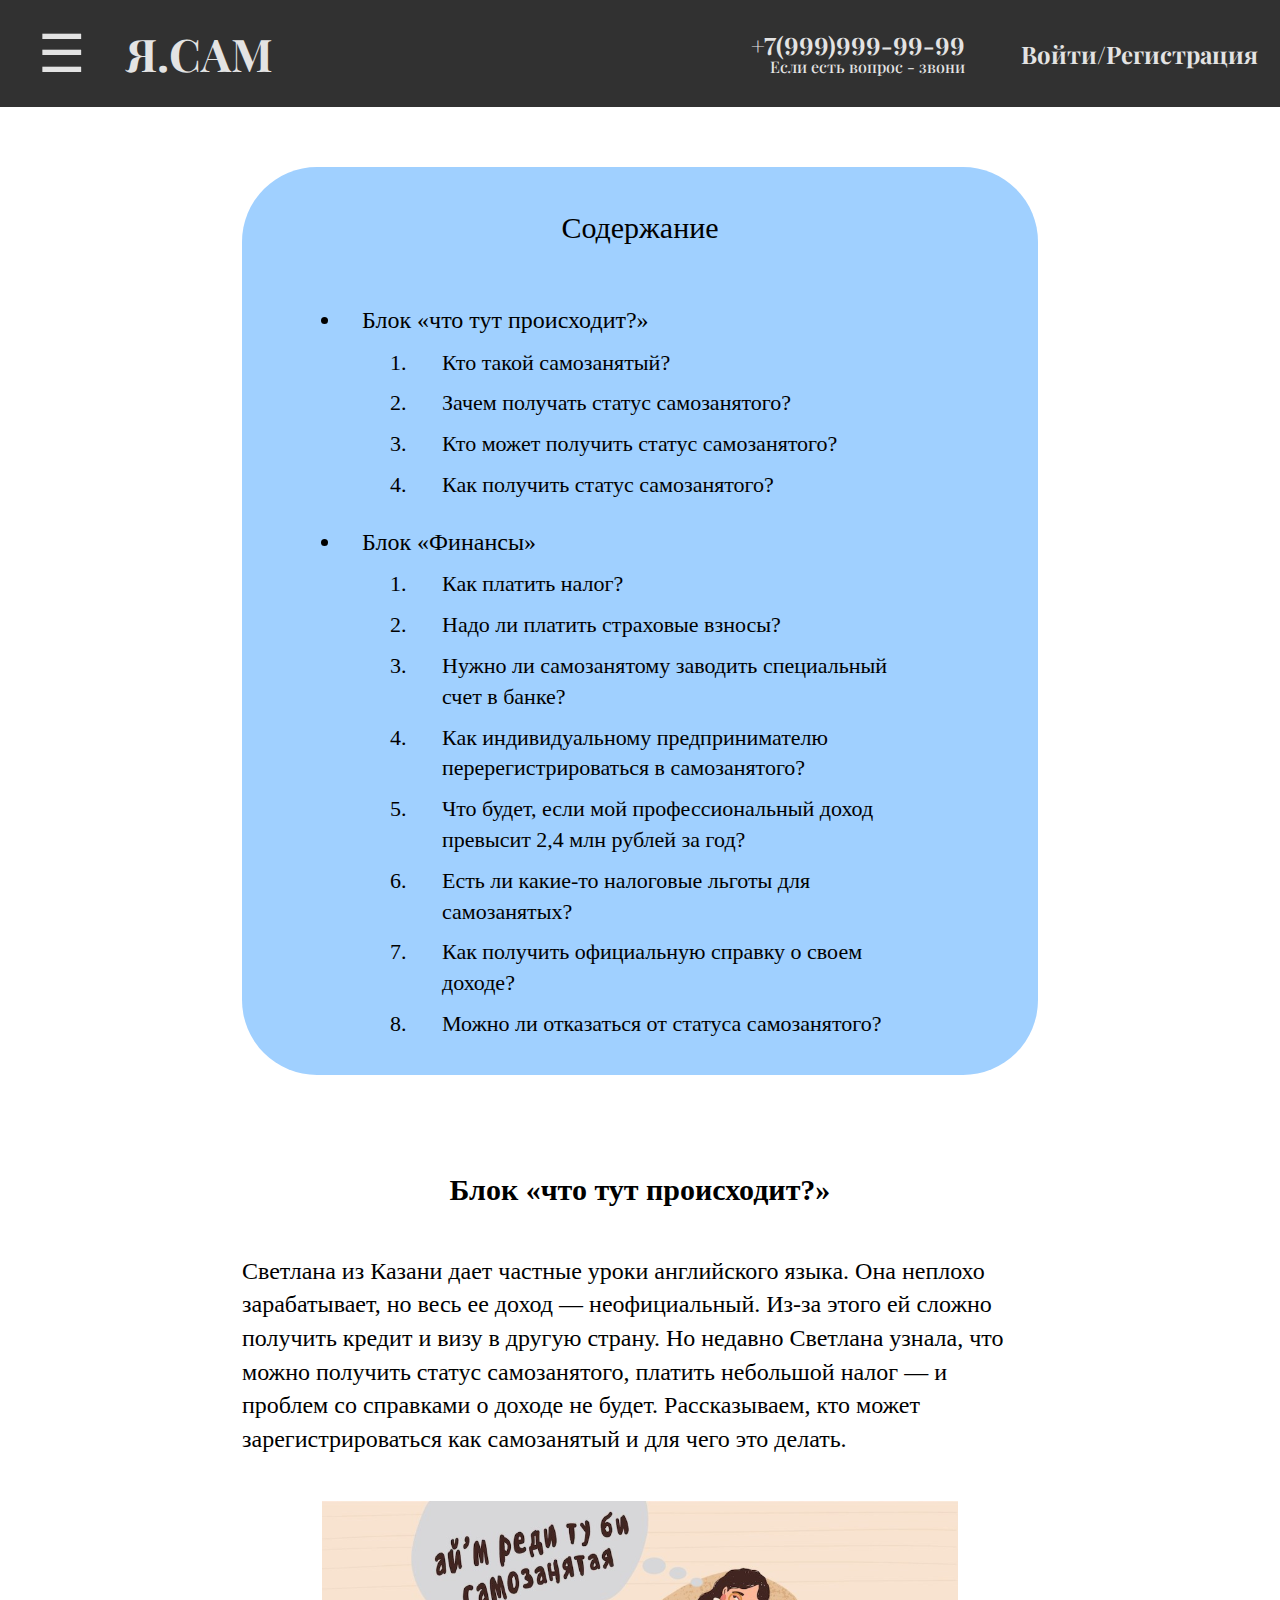
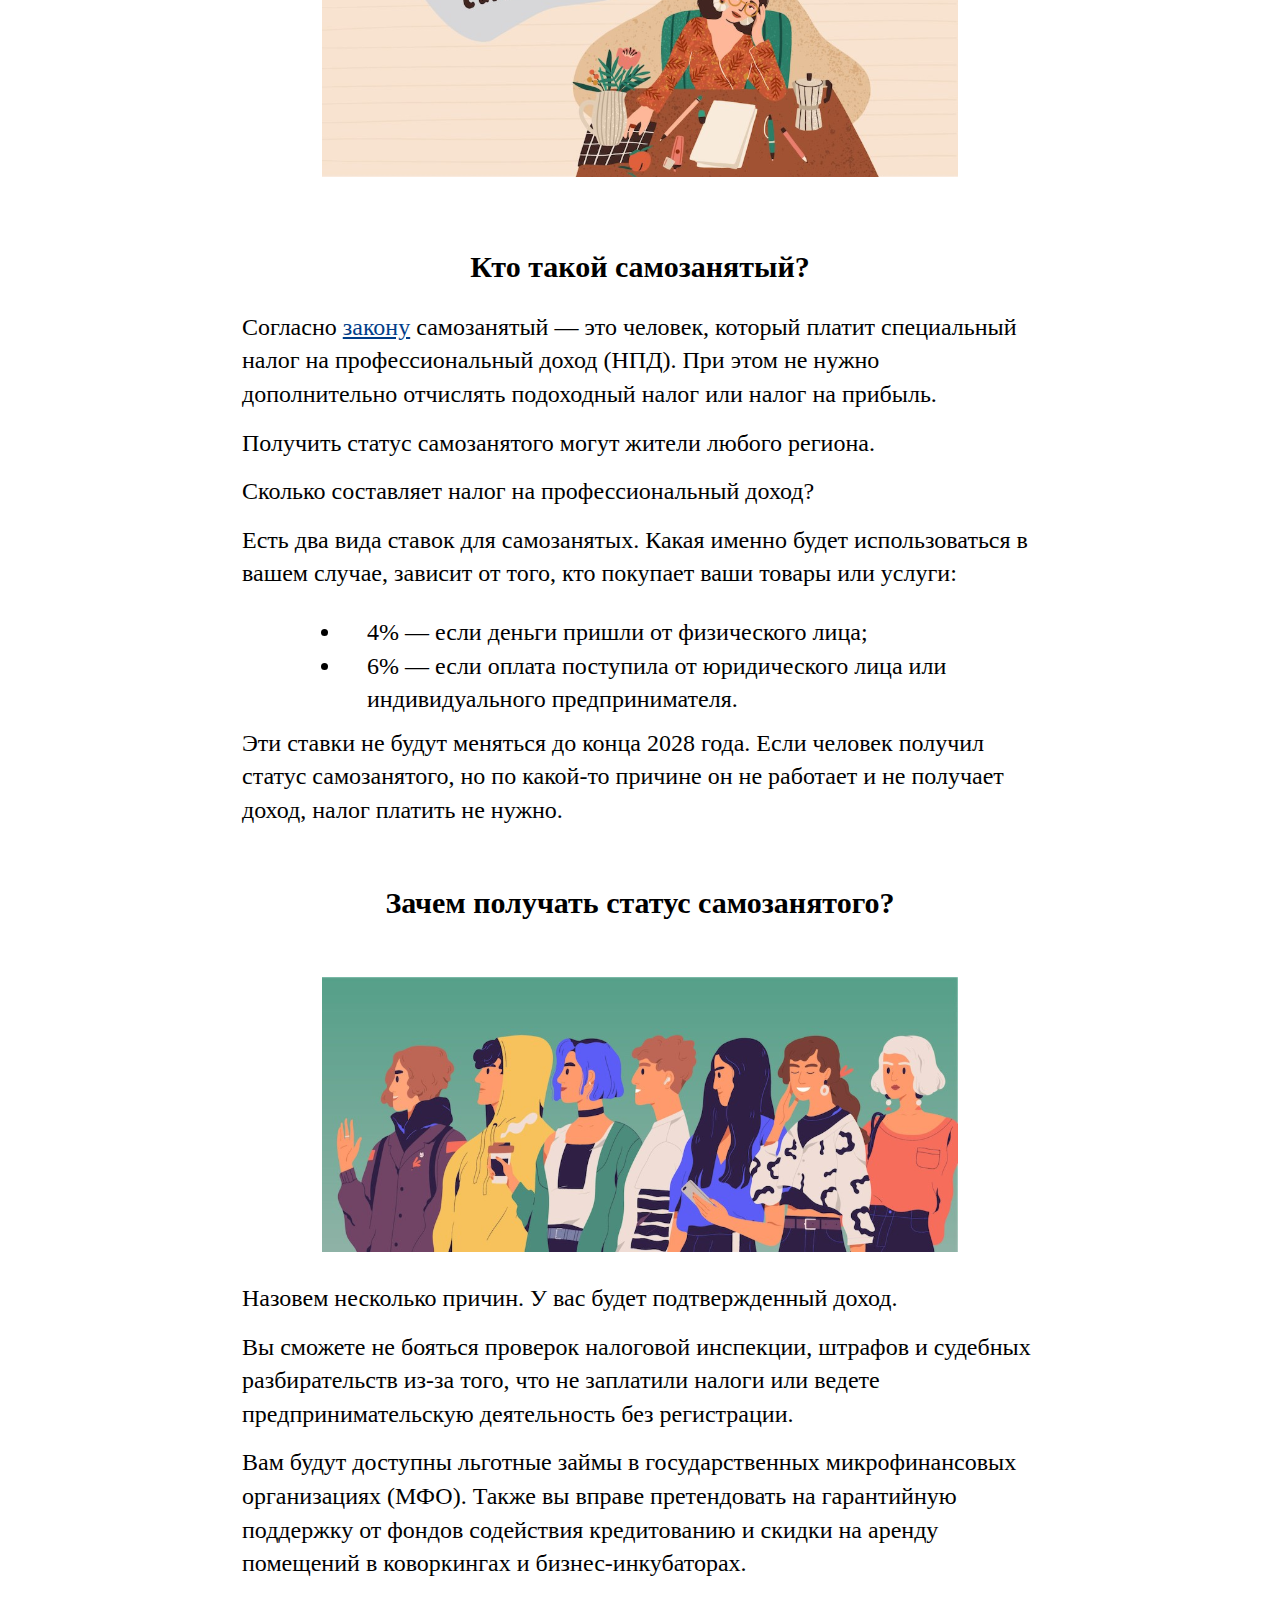
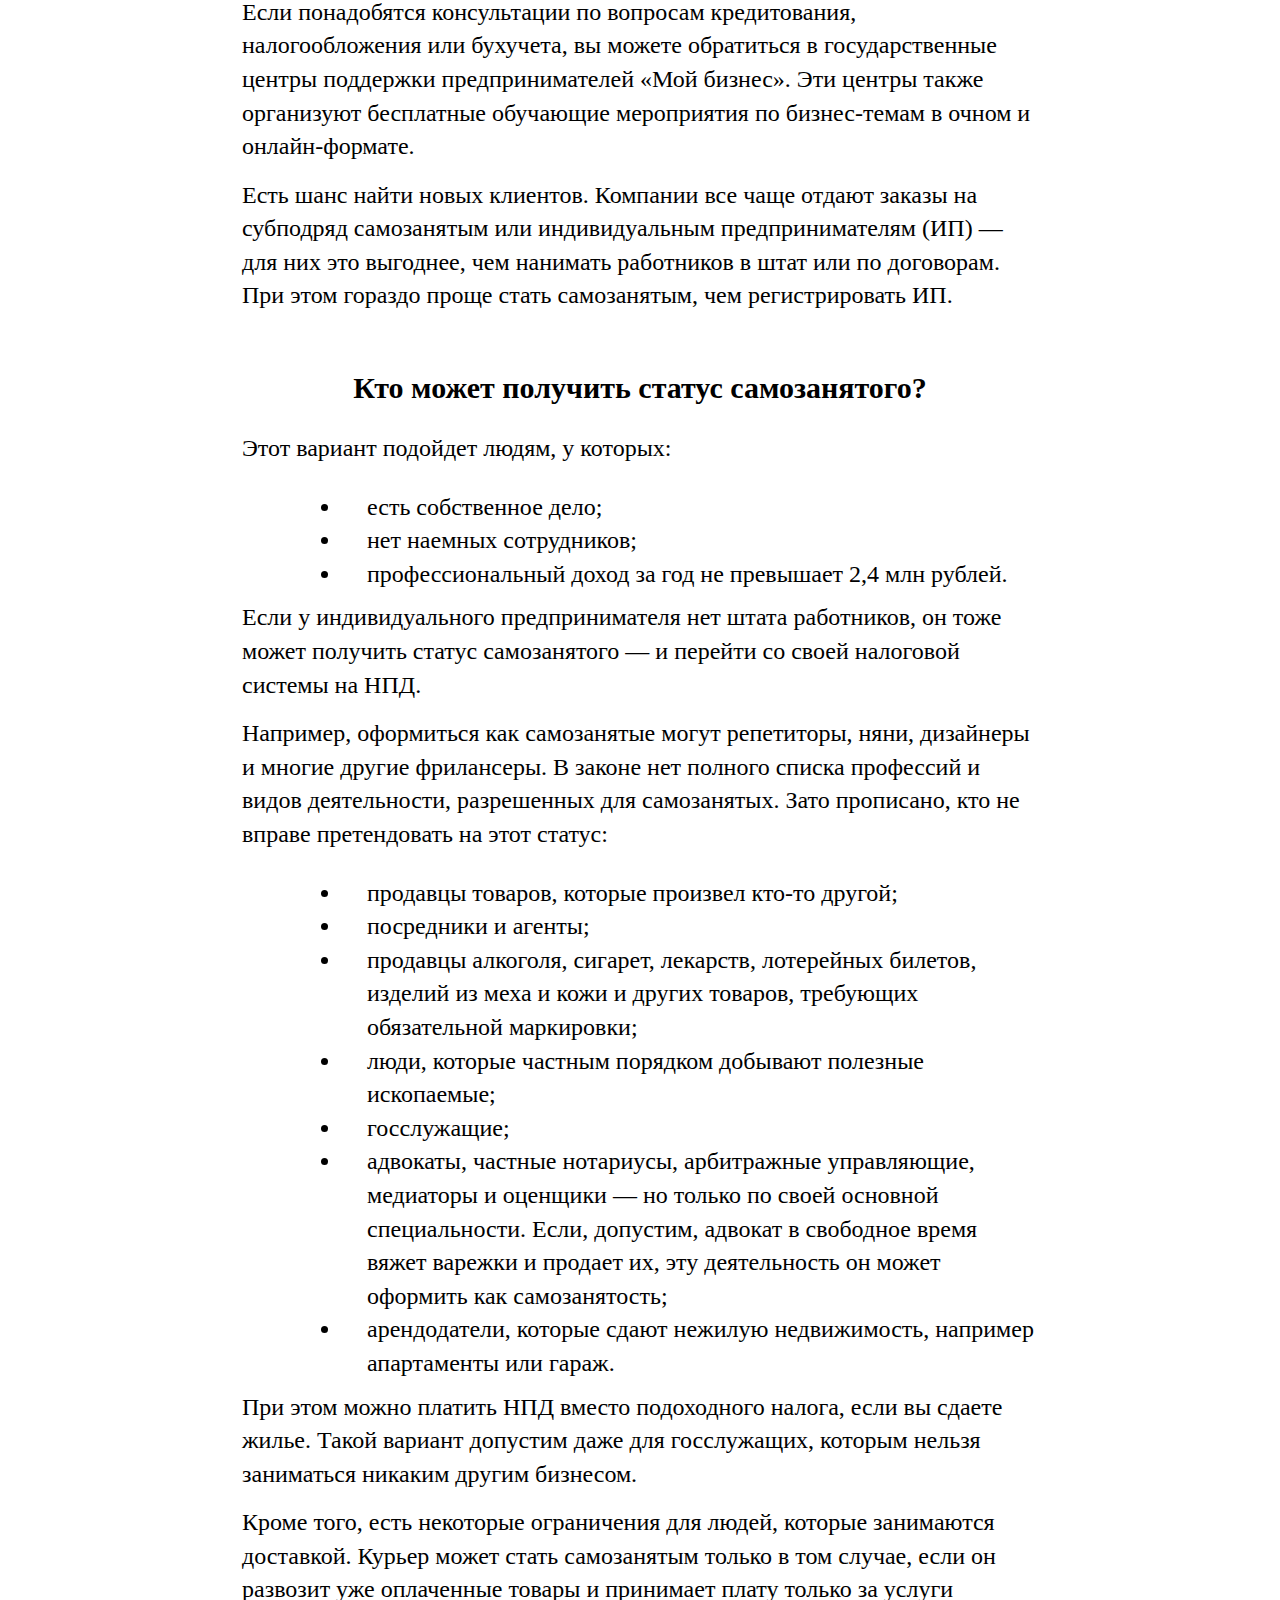
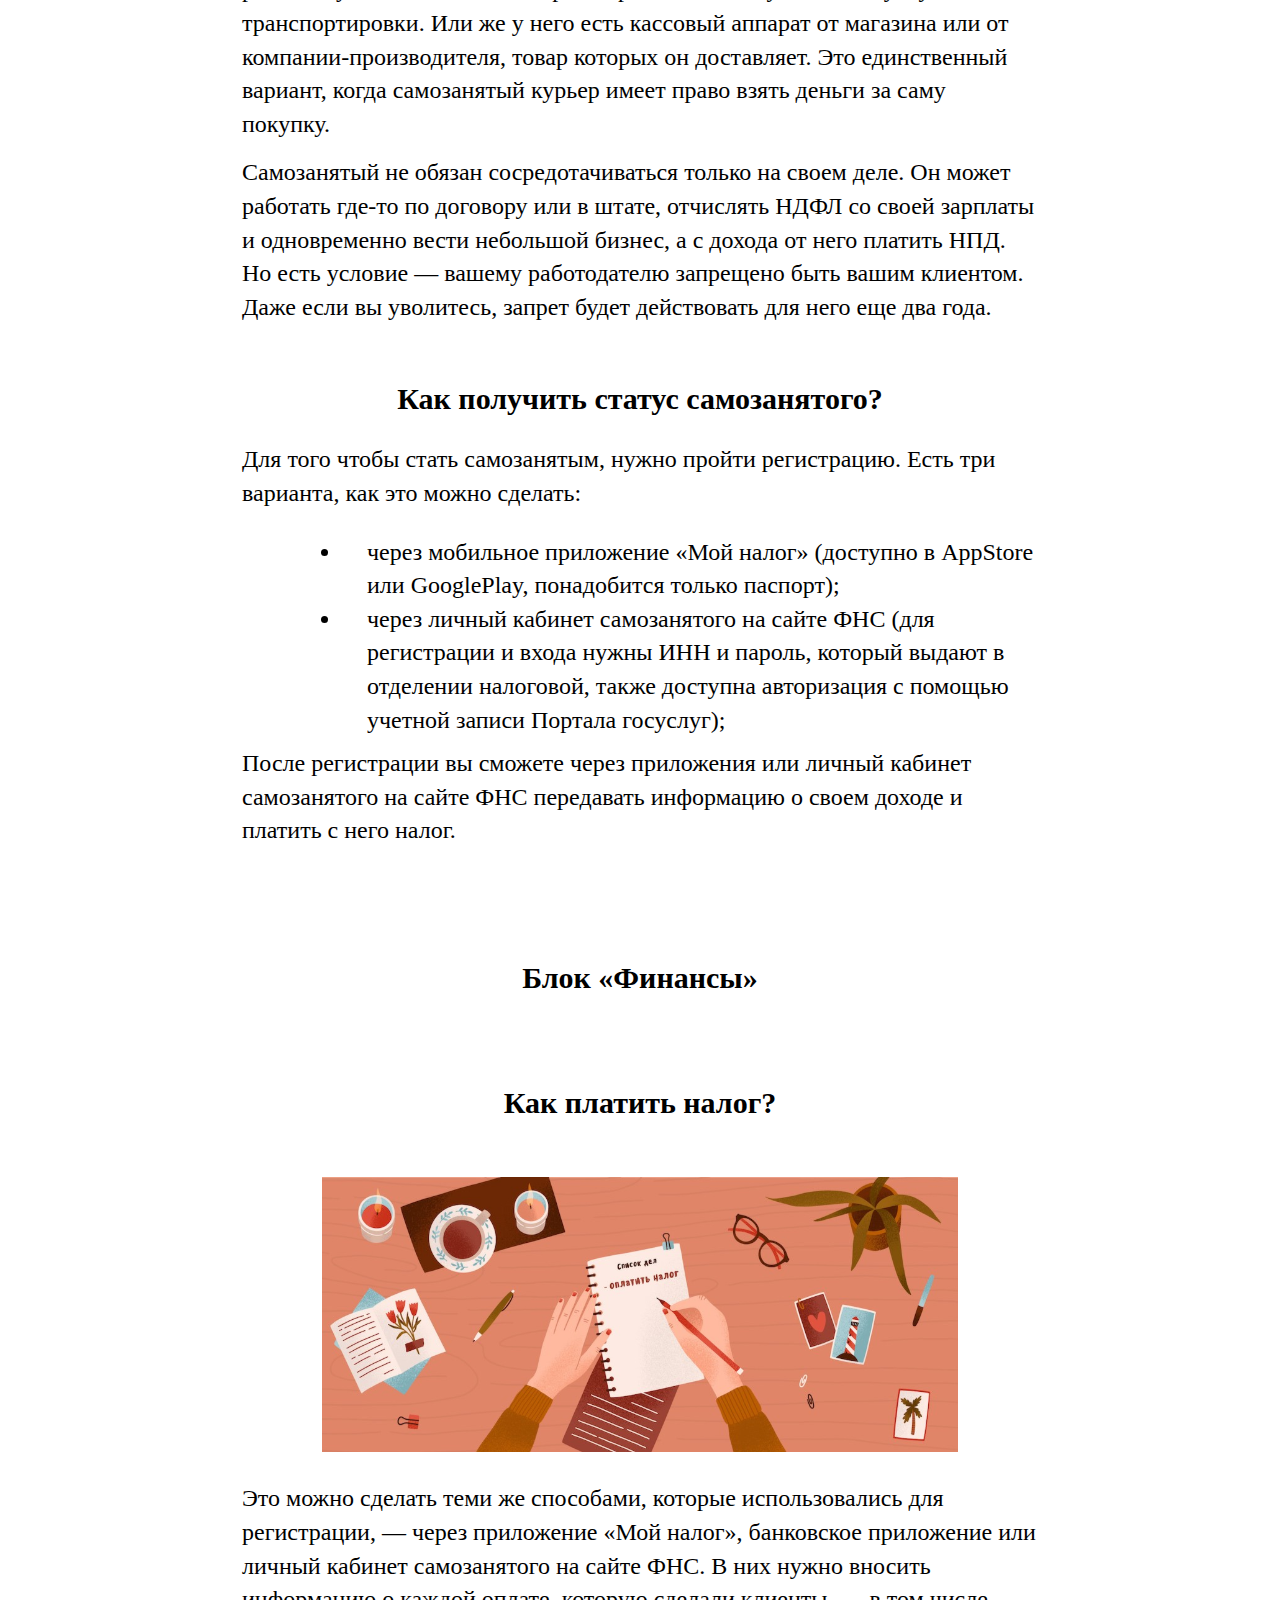
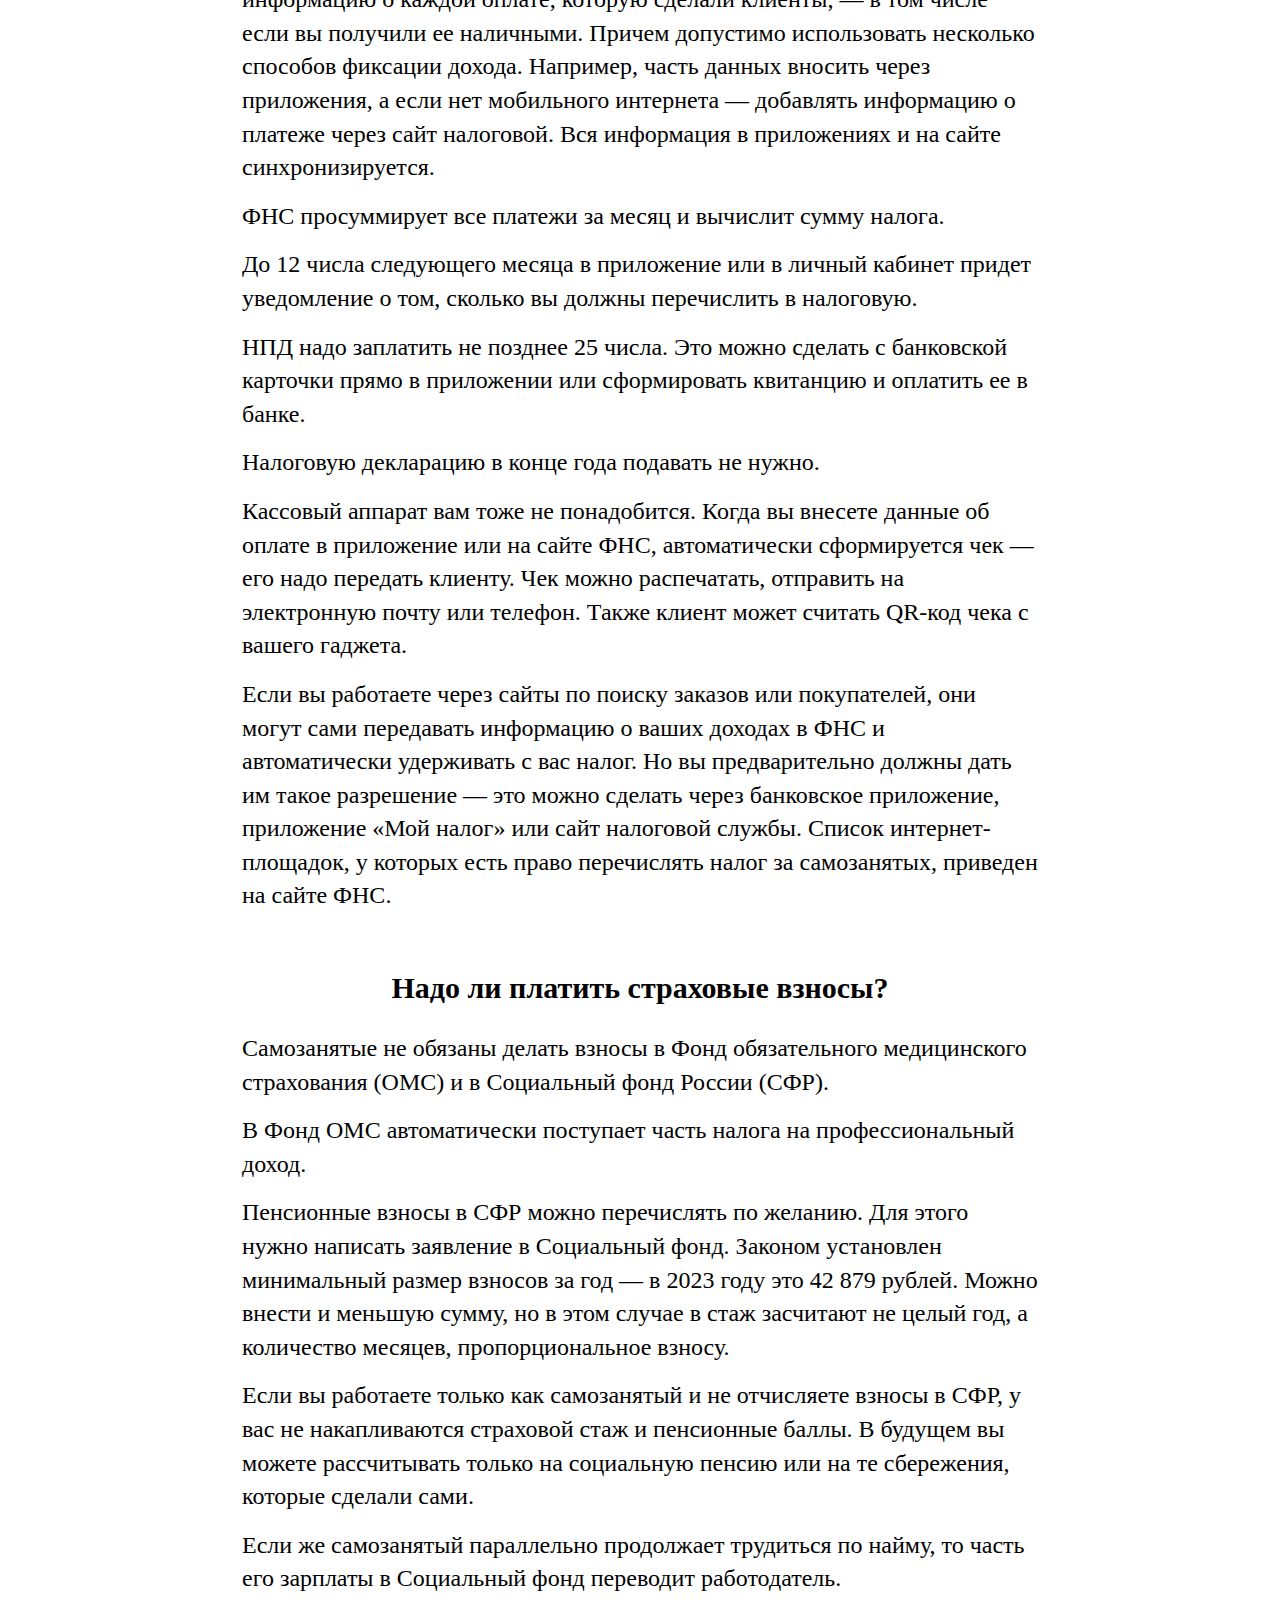
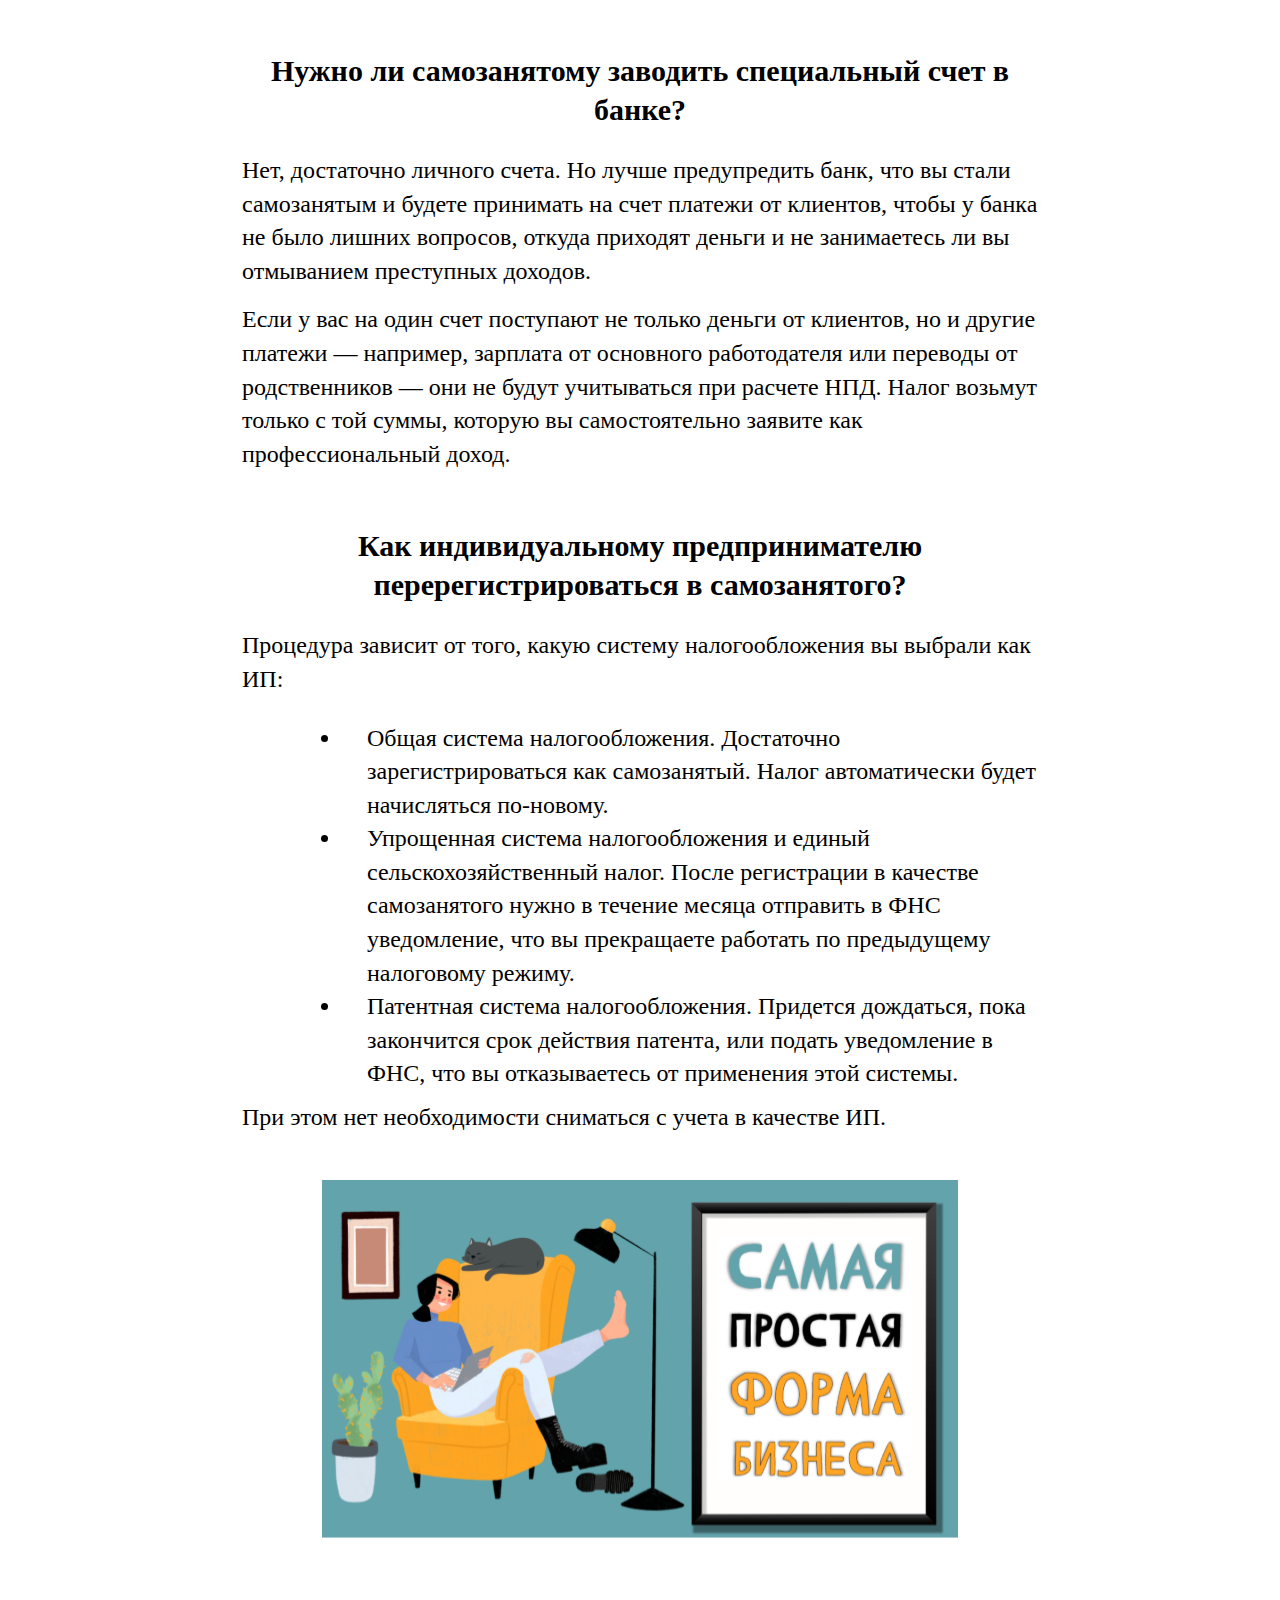
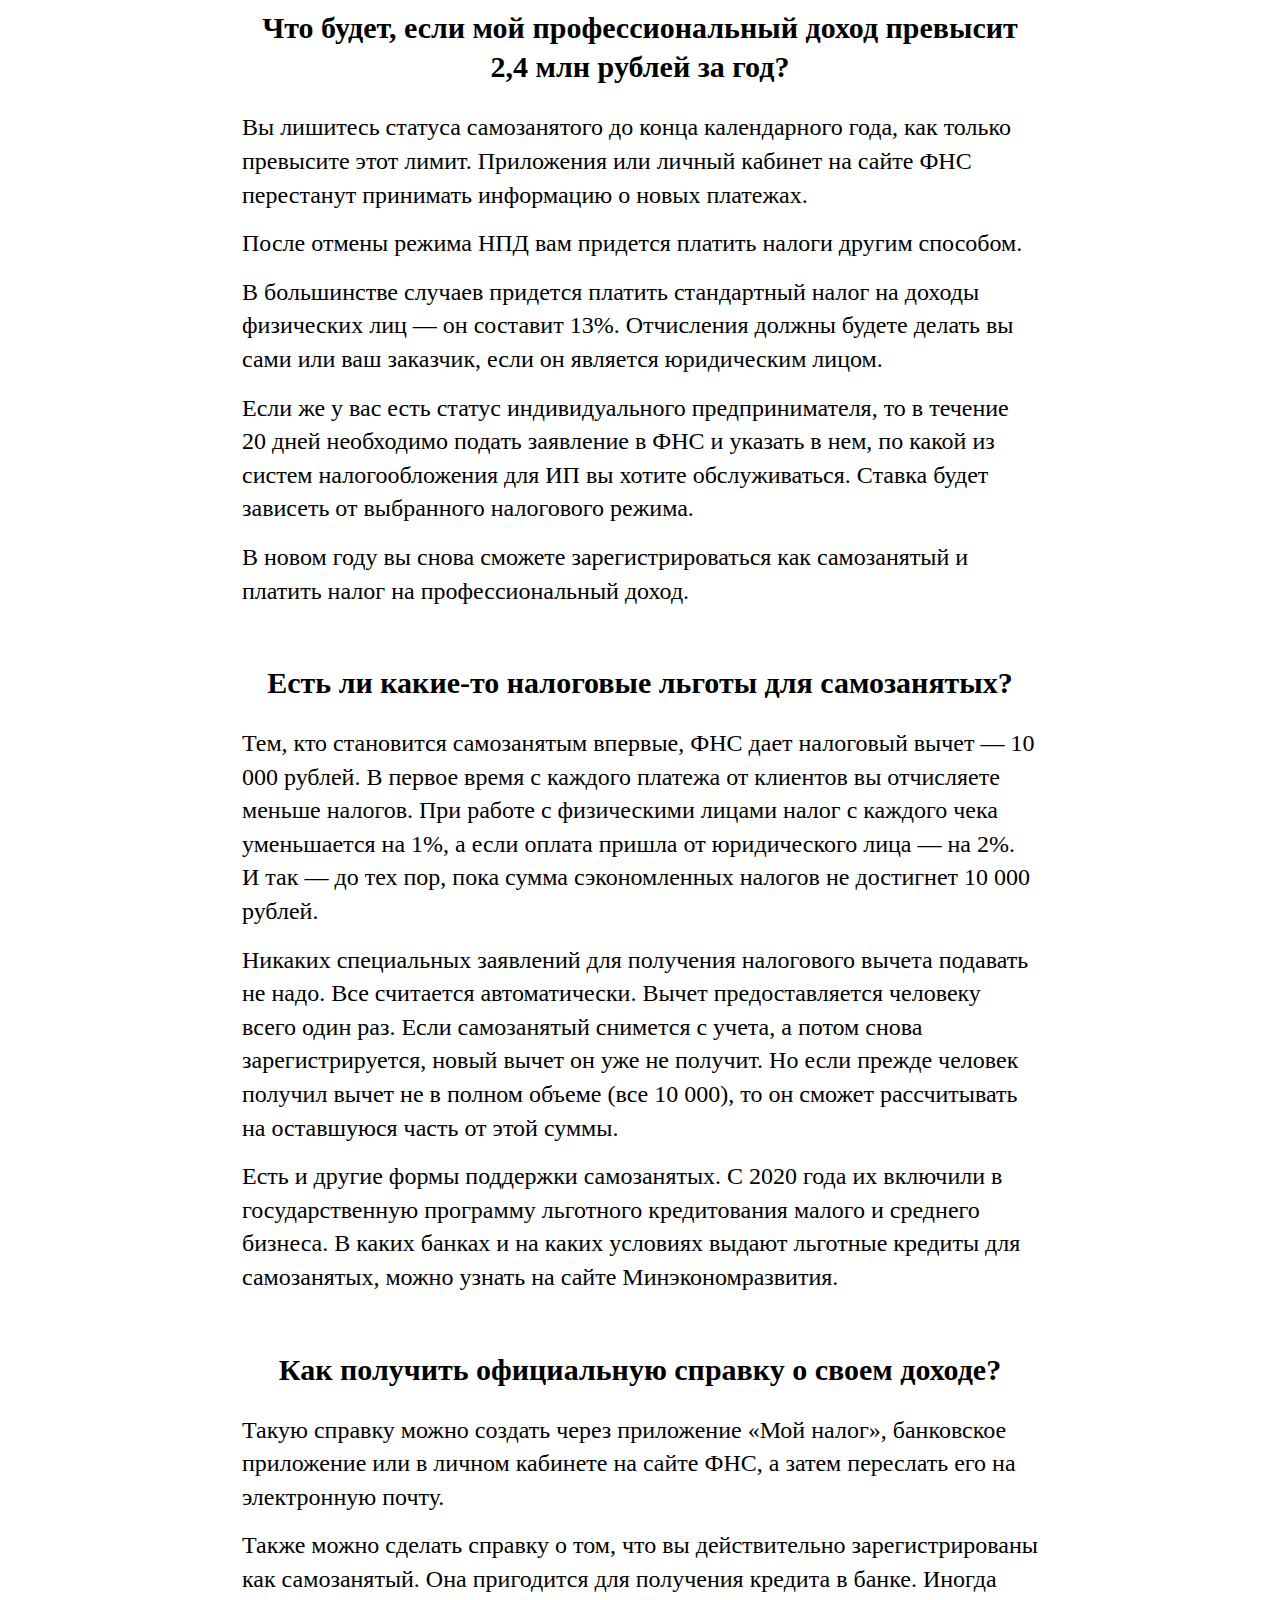
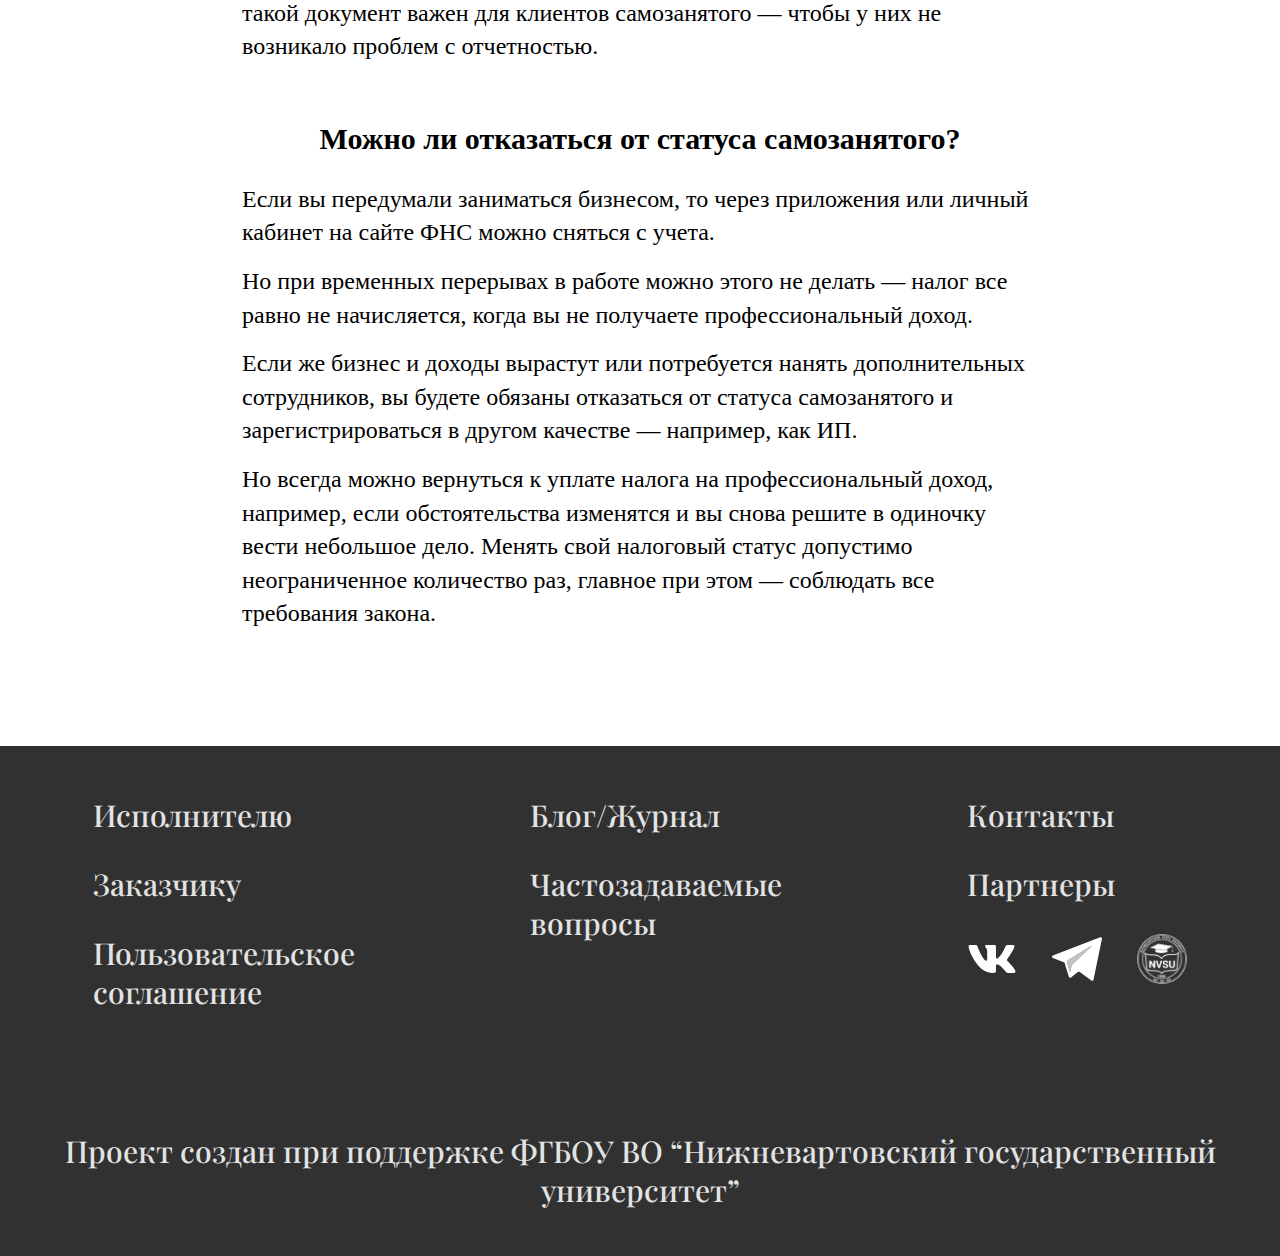
<file: infoblock.html>
<!DOCTYPE html>
<html lang="en">
<head>
    <meta charset="UTF-8">
    <meta http-equiv="X-UA-Compatible" content="IE=edge">
    <meta name="viewport" content="width=device-width, initial-scale=1.0">
    <title>Инфоблок</title>
    <link rel="preconnect" href="https://fonts.googleapis.com">
    <link rel="preconnect" href="https://fonts.gstatic.com" crossorigin>
    <link href="https://fonts.googleapis.com/css2?family=Playfair+Display:wght@400;500;700&family=Space+Mono&display=swap" rel="stylesheet">
    <link rel="preconnect" href="https://fonts.googleapis.com">
    <link rel="preconnect" href="https://fonts.gstatic.com" crossorigin>
    <link href="https://fonts.googleapis.com/css2?family=Inter:wght@400;500;700&family=Playfair+Display:wght@400;500;700&family=Space+Mono&display=swap" rel="stylesheet">
    <link rel="stylesheet" href="css/style.css">
</head>
<body>
    <div class="wrapper">
        <header class="header">
            <div class="_container header__container">
                <div class="header__leftpart">
                    <!-- <img class="leftpart__menu-btn" src="images/menu-burger.svg" alt="" onclick="openNav()"> -->
                    <button class="leftpart__menu-btn" onclick="openNav()">&#9776;</button>
                    <a href="index.html" class="leftpart__logo">
                        Я.САМ
                    </a>
                </div>
                <div class="header__rightpart">
                    <div class="rightpart__contacts">
                        <p class="contacts__number">+7(999)999-99-99</p>
                        <p class="contacts__subarticle">Если есть вопрос - звони</p>
                    </div>
                    <p class="rightpart__login"><a href="login_form.html">Войти</a>/<a href="register_form.html">Регистрация</a></p>
                </div>
            </div>
        </header>
        <main class="main">
            <div class="_container main__container">
                <nav class="main__nav">
                    <p class="main__nav-title">Содержание</p>
                    <ul class="main__nav-list">
                        <li class="main__nav-item">
                            <a class="main__nav-link" href="#b1">Блок «что тут происходит?»</a>
                            <ol class="main__nav-ollist">
                                <li class="main__nav-olitem"><a class="main__nav-link" href="#b1-1">Кто такой самозанятый?</a></li>
                                <li class="main__nav-olitem"><a class="main__nav-link" href="#b1-2">Зачем получать статус самозанятого?</a></li>
                                <li class="main__nav-olitem"><a class="main__nav-link" href="#b1-3">Кто может получить статус самозанятого?</a></li>
                                <li class="main__nav-olitem"><a class="main__nav-link" href="#b1-4">Как получить статус самозанятого?</a></li>
                            </ol>
                        </li>
                        <li class="main__nav-item">
                            <a class="main__nav-link" href="#b2">Блок «Финансы»</a>
                            <ol class="main__nav-ollist">
                                <li class="main__nav-olitem"><a class="main__nav-link" href="#b2-1">Как платить налог?</a></li>
                                <li class="main__nav-olitem"><a class="main__nav-link" href="#b2-2">Надо ли платить страховые взносы?</a></li>
                                <li class="main__nav-olitem"><a class="main__nav-link" href="#b2-3">Нужно ли самозанятому заводить специальный счет в банке?</a></li>
                                <li class="main__nav-olitem"><a class="main__nav-link" href="#b2-4">Как индивидуальному предпринимателю перерегистрироваться в самозанятого?</a></li>
                                <li class="main__nav-olitem"><a class="main__nav-link" href="#b2-5">Что будет, если мой профессиональный доход превысит 2,4 млн рублей за год?</a></li>
                                <li class="main__nav-olitem"><a class="main__nav-link" href="#b2-6">Есть ли какие-то налоговые льготы для самозанятых?</a></li>
                                <li class="main__nav-olitem"><a class="main__nav-link" href="#b2-7">Как получить официальную справку о своем доходе?</a></li>
                                <li class="main__nav-olitem"><a class="main__nav-link" href="#b2-8">Можно ли отказаться от статуса самозанятого?</a></li>
                            </ol>
                        </li>
                    </ul>
                </nav>
                <h1 class="main__block" id="b1">Блок «что тут происходит?»</h1>
                <p class="main__text">Светлана из Казани дает частные уроки английского языка. Она неплохо зарабатывает, но весь ее 
                    доход — неофициальный. Из-за этого ей сложно получить кредит и визу в другую страну. Но 
                    недавно Светлана узнала, что можно получить статус самозанятого, платить небольшой налог — и 
                    проблем со справками о доходе не будет. Рассказываем, кто может зарегистрироваться как 
                    самозанятый и для чего это делать.</p>
                <div class="main__info"><img src="images/pic1.svg" alt="" class="main__img"></div>
                <h2 class="main__title" id="b1-1">Кто такой самозанятый?</h2>
                <p class="main__text">Согласно <a href="http://www.consultant.ru/document/cons_doc_LAW_311977/512cf86a56df0bdea9fb5f14bba79e01a90ed7a5/">закону</a> 
                    самозанятый — это человек, который платит специальный налог на профессиональный 
                    доход (НПД). При этом не нужно дополнительно отчислять подоходный налог или налог на 
                    прибыль.</p>
                <p class="main__text">Получить статус самозанятого могут жители любого региона.</p>
                <p class="main__text">Сколько составляет налог на профессиональный доход?</p>
                <p class="main__text">Есть два вида ставок для самозанятых. Какая именно будет использоваться в вашем случае, 
                    зависит от того, кто покупает ваши товары или услуги:</p>
                <ul class="main__list">
                    <li class="main__item">4% — если деньги пришли от физического лица;</li>
                    <li class="main__item">6% — если оплата поступила от юридического лица или индивидуального 
                        предпринимателя.</li>
                </ul>
                <p class="main__text">Эти ставки не будут меняться до конца 2028 года. Если человек получил статус самозанятого, но по 
                    какой-то причине он не работает и не получает доход, налог платить не нужно.</p>
                <h2 class="main__title" id="b1-2">Зачем получать статус самозанятого?</h2>
                <div class="main__info"><img src="images/pic2.svg" alt="" class="main__img"></div>
                <p class="main__text">Назовем несколько причин. У вас будет подтвержденный доход.</p>
                <p class="main__text">Вы сможете не бояться проверок налоговой инспекции, штрафов и судебных разбирательств из-за 
                    того, что не заплатили налоги или ведете предпринимательскую деятельность без регистрации.</p>
                <p class="main__text">Вам будут доступны льготные займы в государственных микрофинансовых организациях 
                    (МФО). Также вы вправе претендовать на 
                    гарантийную поддержку от фондов содействия кредитованию и скидки на аренду помещений в 
                    коворкингах и бизнес-инкубаторах.</p>
                <p class="main__text">Если понадобятся консультации по вопросам кредитования, налогообложения или бухучета, вы 
                    можете обратиться в государственные центры поддержки предпринимателей «Мой бизнес». Эти 
                    центры также организуют бесплатные обучающие мероприятия по бизнес-темам в очном и 
                    онлайн-формате.</p>
                <p class="main__text">Есть шанс найти новых клиентов. Компании все чаще отдают заказы на субподряд самозанятым 
                    или индивидуальным предпринимателям (ИП) — для них это выгоднее, чем нанимать работников 
                    в штат или по договорам. При этом гораздо проще стать самозанятым, чем регистрировать ИП.</p>
                <h2 class="main__title" id="b1-3">Кто может получить статус самозанятого?</h2>
                <p class="main__text">Этот вариант подойдет людям, у которых:</p>
                <ul class="main__list">
                    <li class="main__item">есть собственное дело;</li>
                    <li class="main__item">нет наемных сотрудников;</li>
                    <li class="main__item">профессиональный доход за год не превышает 2,4 млн рублей.</li>
                </ul>
                <p class="main__text">Если у индивидуального предпринимателя нет штата работников, он тоже может получить статус 
                    самозанятого — и перейти со своей налоговой системы на НПД.</p>
                <p class="main__text">Например, оформиться как самозанятые могут репетиторы, няни, дизайнеры и многие другие 
                    фрилансеры. В законе нет полного списка профессий и видов деятельности, разрешенных для 
                    самозанятых. Зато прописано, кто не вправе претендовать на этот статус:</p>
                <ul class="main__list">
                    <li class="main__item">продавцы товаров, которые произвел кто-то другой;</li>
                    <li class="main__item">посредники и агенты;</li>
                    <li class="main__item">продавцы алкоголя, сигарет, лекарств, лотерейных билетов, изделий из меха и кожи и 
                        других товаров, требующих обязательной маркировки;</li>
                    <li class="main__item">люди, которые частным порядком добывают полезные ископаемые;</li>
                    <li class="main__item">госслужащие;</li>
                    <li class="main__item">адвокаты, частные нотариусы, арбитражные управляющие, медиаторы и оценщики — но 
                        только по своей основной специальности. Если, допустим, адвокат в свободное время 
                        вяжет варежки и продает их, эту деятельность он может оформить как самозанятость;</li>
                    <li class="main__item">арендодатели, которые сдают нежилую недвижимость, например апартаменты или гараж.</li>
                </ul>
                <p class="main__text">При этом можно платить НПД вместо подоходного налога, если вы сдаете жилье. Такой вариант 
                    допустим даже для госслужащих, которым нельзя заниматься никаким другим бизнесом.</p>
                <p class="main__text">Кроме того, есть некоторые ограничения для людей, которые занимаются доставкой. Курьер 
                    может стать самозанятым только в том случае, если он развозит уже оплаченные товары и 
                    принимает плату только за услуги транспортировки. Или же у него есть кассовый аппарат от 
                    магазина или от компании-производителя, товар которых он доставляет. Это единственный 
                    вариант, когда самозанятый курьер имеет право взять деньги за саму покупку.</p>
                <p class="main__text">Самозанятый не обязан сосредотачиваться только на своем деле. Он может работать где-то по 
                    договору или в штате, отчислять НДФЛ со своей зарплаты и одновременно вести небольшой 
                    бизнес, а с дохода от него платить НПД. Но есть условие — вашему работодателю запрещено быть 
                    вашим клиентом. Даже если вы уволитесь, запрет будет действовать для него еще два года.</p>
                <h2 class="main__title" id="b1-4">Как получить статус самозанятого?</h2>
                <p class="main__text">Для того чтобы стать самозанятым, нужно пройти регистрацию. Есть три варианта, как это можно 
                    сделать:</p>
                <ul class="main__list">
                    <li class="main__item">через мобильное приложение «Мой налог» (доступно в AppStore или GooglePlay, 
                        понадобится только паспорт);</li>
                    <li class="main__item">через личный кабинет самозанятого на сайте ФНС (для регистрации и входа нужны ИНН и 
                        пароль, который выдают в отделении налоговой, также доступна авторизация с помощью 
                        учетной записи Портала госуслуг);</li>
                </ul>
                <p class="main__text">После регистрации вы сможете через приложения или личный кабинет самозанятого на сайте 
                    ФНС передавать информацию о своем доходе и платить с него налог.</p>
                <h1 class="main__block" id="b2">Блок «Финансы»</h1>
                <h2 class="main__title" id="b2-1">Как платить налог?</h2>
                <div class="main__info"><img src="images/pic3.svg" alt="" class="main__img"></div>
                <p class="main__text">Это можно сделать теми же способами, которые использовались для регистрации, — через 
                    приложение «Мой налог», банковское приложение или личный кабинет самозанятого на сайте 
                    ФНС. В них нужно вносить информацию о каждой оплате, которую сделали клиенты, — в том 
                    числе если вы получили ее наличными. Причем допустимо использовать несколько способов 
                    фиксации дохода. Например, часть данных вносить через приложения, а если нет мобильного 
                    интернета — добавлять информацию о платеже через сайт налоговой. Вся информация в 
                    приложениях и на сайте синхронизируется.</p>
                <p class="main__text">ФНС просуммирует все платежи за месяц и вычислит сумму налога.</p>
                <p class="main__text">До 12 числа следующего месяца в приложение или в личный кабинет придет уведомление о том, 
                    сколько вы должны перечислить в налоговую.</p>
                <p class="main__text">НПД надо заплатить не позднее 25 числа. Это можно сделать с банковской карточки прямо в 
                    приложении или сформировать квитанцию и оплатить ее в банке.</p>
                <p class="main__text">Налоговую декларацию в конце года подавать не нужно.</p>
                <p class="main__text">Кассовый аппарат вам тоже не понадобится. Когда вы внесете данные об оплате в приложение 
                    или на сайте ФНС, автоматически сформируется чек — его надо передать клиенту. Чек можно 
                    распечатать, отправить на электронную почту или телефон. Также клиент может считать QR-код 
                    чека с вашего гаджета.</p>
                <p class="main__text">Если вы работаете через сайты по поиску заказов или покупателей, они могут сами передавать 
                    информацию о ваших доходах в ФНС и автоматически удерживать с вас налог. Но вы 
                    предварительно должны дать им такое разрешение — это можно сделать через банковское 
                    приложение, приложение «Мой налог» или сайт налоговой службы. Список интернет-площадок, у 
                    которых есть право перечислять налог за самозанятых, приведен на сайте ФНС.</p>
                <h2 class="main__title" id="b2-2">Надо ли платить страховые взносы?</h2>
                <p class="main__text">Самозанятые не обязаны делать взносы в Фонд обязательного медицинского страхования (ОМС) и 
                    в Социальный фонд России (СФР).</p>
                <p class="main__text">В Фонд ОМС автоматически поступает часть налога на профессиональный доход.</p>
                <p class="main__text">Пенсионные взносы в  СФР можно перечислять по желанию. Для этого нужно написать заявление 
                    в Социальный фонд. Законом установлен минимальный размер взносов за год — в 2023 году это 
                    42 879 рублей. Можно внести и меньшую сумму, но в этом случае в стаж засчитают не целый год, 
                    а количество месяцев, пропорциональное взносу.</p>
                <p class="main__text">Если вы работаете только как самозанятый и не отчисляете взносы в СФР, у вас не накапливаются 
                    страховой стаж и пенсионные баллы. В будущем вы можете рассчитывать только на социальную 
                    пенсию или на те сбережения, которые сделали сами.</p>
                <p class="main__text">Если же самозанятый параллельно продолжает трудиться по найму, то часть его зарплаты в 
                    Социальный фонд переводит работодатель.</p>
                <h2 class="main__title" id="b2-3">Нужно ли самозанятому заводить специальный счет в банке?</h2>
                <p class="main__text">Нет, достаточно личного счета. Но лучше предупредить банк, что вы стали самозанятым и будете 
                    принимать на счет платежи от клиентов, чтобы у банка не было лишних вопросов, откуда 
                    приходят деньги и не занимаетесь ли вы отмыванием преступных доходов.</p>
                <p class="main__text">Если у вас на один счет поступают не только деньги от клиентов, но и другие платежи — 
                    например, зарплата от основного работодателя или переводы от родственников — они не будут 
                    учитываться при расчете НПД. Налог возьмут только с той суммы, которую вы самостоятельно 
                    заявите как профессиональный доход.</p>
                <h2 class="main__title" id="b2-4">Как индивидуальному предпринимателю перерегистрироваться в самозанятого?</h2>
                <p class="main__text">Процедура зависит от того, какую систему налогообложения вы выбрали как ИП:</p>
                <ul class="main__list">
                    <li class="main__item">Общая система налогообложения. Достаточно зарегистрироваться как самозанятый. Налог 
                        автоматически будет начисляться по-новому.</li>
                    <li class="main__item">Упрощенная система налогообложения и единый сельскохозяйственный налог. После 
                        регистрации в качестве самозанятого нужно в течение месяца отправить в ФНС 
                        уведомление, что вы прекращаете работать по предыдущему налоговому режиму.</li>
                    <li class="main__item">Патентная система налогообложения. Придется дождаться, пока закончится срок действия 
                        патента, или подать уведомление в ФНС, что вы отказываетесь от применения этой 
                        системы.</li>
                </ul>
                <p class="main__text">При этом нет необходимости сниматься с учета в качестве ИП.</p>
                <div class="main__info"><img src="images/pic4.svg" alt="" class="main__img"></div>
                <h2 class="main__title" id="b2-5">Что будет, если мой профессиональный доход превысит 2,4 млн рублей за год?</h2>
                <p class="main__text">Вы лишитесь статуса самозанятого до конца календарного года, как только превысите этот лимит. 
                    Приложения или личный кабинет на сайте ФНС перестанут принимать информацию о новых 
                    платежах.</p>
                <p class="main__text">После отмены режима НПД вам придется платить налоги другим способом.</p>
                <p class="main__text">В большинстве случаев придется платить стандартный налог на доходы физических лиц — он 
                    составит 13%. Отчисления должны будете делать вы сами или ваш заказчик, если он является 
                    юридическим лицом.</p>
                <p class="main__text">Если же у вас есть статус индивидуального предпринимателя, то в течение 20 дней необходимо 
                    подать заявление в ФНС и указать в нем, по какой из систем налогообложения для ИП вы хотите 
                    обслуживаться. Ставка будет зависеть от выбранного налогового режима.</p>
                <p class="main__text">В новом году вы снова сможете зарегистрироваться как самозанятый и платить налог на 
                    профессиональный доход.</p>
                <h2 class="main__title" id="b2-6">Есть ли какие-то налоговые льготы для самозанятых?</h2>
                <p class="main__text">Тем, кто становится самозанятым впервые, ФНС дает налоговый вычет — 10 000 рублей. В первое 
                    время с каждого платежа от клиентов вы отчисляете меньше налогов. При работе с физическими 
                    лицами налог с каждого чека уменьшается на 1%, а если оплата пришла от юридического лица — 
                    на 2%. И так — до тех пор, пока сумма сэкономленных налогов не достигнет 10 000 рублей.</p>
                <p class="main__text">Никаких специальных заявлений для получения налогового вычета подавать не надо. Все 
                    считается автоматически. Вычет предоставляется человеку всего один раз. Если самозанятый 
                    снимется с учета, а потом снова зарегистрируется, новый вычет он уже не получит. Но если 
                    прежде человек получил вычет не в полном объеме (все 10 000), то он сможет рассчитывать на 
                    оставшуюся часть от этой суммы.</p>
                <p class="main__text">Есть и другие формы поддержки самозанятых. С 2020 года их включили в государственную 
                    программу льготного кредитования малого и среднего бизнеса. В каких банках и на каких 
                    условиях выдают льготные кредиты для самозанятых, можно узнать на сайте Минэкономразвития.</p>
                <h2 class="main__title" id="b2-7">Как получить официальную справку о своем доходе?</h2>
                <p class="main__text">Такую справку можно создать через приложение «Мой налог», банковское приложение или в 
                    личном кабинете на сайте ФНС, а затем переслать его на электронную почту.</p>
                <p class="main__text">Также можно сделать справку о том, что вы действительно зарегистрированы как самозанятый. 
                    Она пригодится для получения кредита в банке. Иногда такой документ важен для клиентов 
                    самозанятого — чтобы у них не возникало проблем с отчетностью.</p>
                <h2 class="main__title" id="b2-8">Можно ли отказаться от статуса самозанятого?</h2>
                <p class="main__text">Если вы передумали заниматься бизнесом, то через приложения или личный кабинет на сайте 
                    ФНС можно сняться с учета.</p>
                <p class="main__text">Но при временных перерывах в работе можно этого не делать — налог все равно не начисляется, 
                    когда вы не получаете профессиональный доход.</p>
                <p class="main__text">Если же бизнес и доходы вырастут или потребуется нанять дополнительных сотрудников, вы 
                    будете обязаны отказаться от статуса самозанятого и зарегистрироваться в другом качестве — 
                    например, как ИП.</p>
                <p class="main__text">Но всегда можно вернуться к уплате налога на профессиональный доход, например, если 
                    обстоятельства изменятся и вы снова решите в одиночку вести небольшое дело. Менять свой 
                    налоговый статус допустимо неограниченное количество раз, главное при этом — соблюдать все 
                    требования закона.</p>
            </div>
        </main>
        <footer class="footer">
            <div class="_container footer__container">
                <nav class="footer__menu">
                    <ul class="footer__menu-list">
                        <li class="footer__menu-item"><a href="#" class="footer__menu-link">Исполнителю</a></li>
                        <li class="footer__menu-item"><a href="#" class="footer__menu-link">Заказчику</a></li>
                        <li class="footer__menu-item"><a href="#" class="footer__menu-link">Пользовательское соглашение</a></li>
                    </ul>
                    <ul class="footer__menu-list">
                        <!-- <li class="footer__menu-item"><a href="#" class="footer__menu-link">Инфоблок</a></li> -->
                        <li class="footer__menu-item"><a href="#" class="footer__menu-link">Блог/Журнал</a></li>
                        <li class="footer__menu-item"><a href="questions.html" class="footer__menu-link">Частозадаваемые вопросы</a></li>
                    </ul>
                    <ul class="footer__menu-list">
                        <li class="footer__menu-item"><a href="#" class="footer__menu-link">Контакты</a></li>
                        <li class="footer__menu-item"><a href="#" class="footer__menu-link">Партнеры</a></li>
                        <li class="footer__menu-item">
                            <ul class="footer__menu-item-piclist">
                                <li class="footer__menu-item-picitem">
                                    <a href="https://vk.com/nvsulive" class="footer__menu-item-piclink"><img class="footer__menu-item-piclink__img" src="images/vk.svg" alt=""></a>
                                </li>
                                <li class="footer__menu-item-picitem">
                                    <a href="https://vk.com/away.php?to=https%3A%2F%2Ft.me%2Fnvsunv&cc_key=" class="footer__menu-item-piclink"><img class="footer__menu-item-piclink__img" src="images/telegram.svg" alt=""></a>
                                </li>
                                <li class="footer__menu-item-picitem">
                                    <a href="https://nvsu.ru/" class="footer__menu-item-piclink"><img class="footer__menu-item-piclink__img" src="images/nvsu.svg" alt=""></a>
                                </li>
                            </ul>
                        </li>
                    </ul>
                </nav>
                <p class="footer__copy">Проект создан при поддержке ФГБОУ ВО “Нижневартовский государственный университет”</p>

            </div>
        </footer>
        <div class="_container nav__container">
            <nav class="nav__menu" id="e1">
                <ul class="menu__list">
                    <li id="non" class="menu__item"><a href="#">Войти</a>/<a href="#">Зарегистрироваться</a></li>
                    <li class="menu__item"><a href="#"><div class="menu__item-block">Заказчикам</div></a></li>
                    <li class="menu__item"><a href="#"><div class="menu__item-block">Самозанятым</div></a></li>
                    <li class="menu__item"><a href="infoblock.html"><div class="menu__item-block">Инфоблок</div></a></li>
                    <li class="menu__item"><a href="#"><div class="menu__item-block">Партнеры</div></a></li>
                    <li class="menu__item"><a href="questions.html"><div class="menu__item-block">Часто задаваемые вопросы</div></a></li>
                    <li class="menu__item"><a href="#"><div class="menu__item-block">Связаться с нами</div></a></li>
                    <li class="menu__item"><a href="#"><div class="menu__item-block">Блог/Журнал</div></a></li>
                    <!-- <li class="menu__item">+7(999)999-99-99</li> -->
                </ul>
            </nav>
        </div>
    <script src="js/script.js"></script>
</body>
</html>
</file>
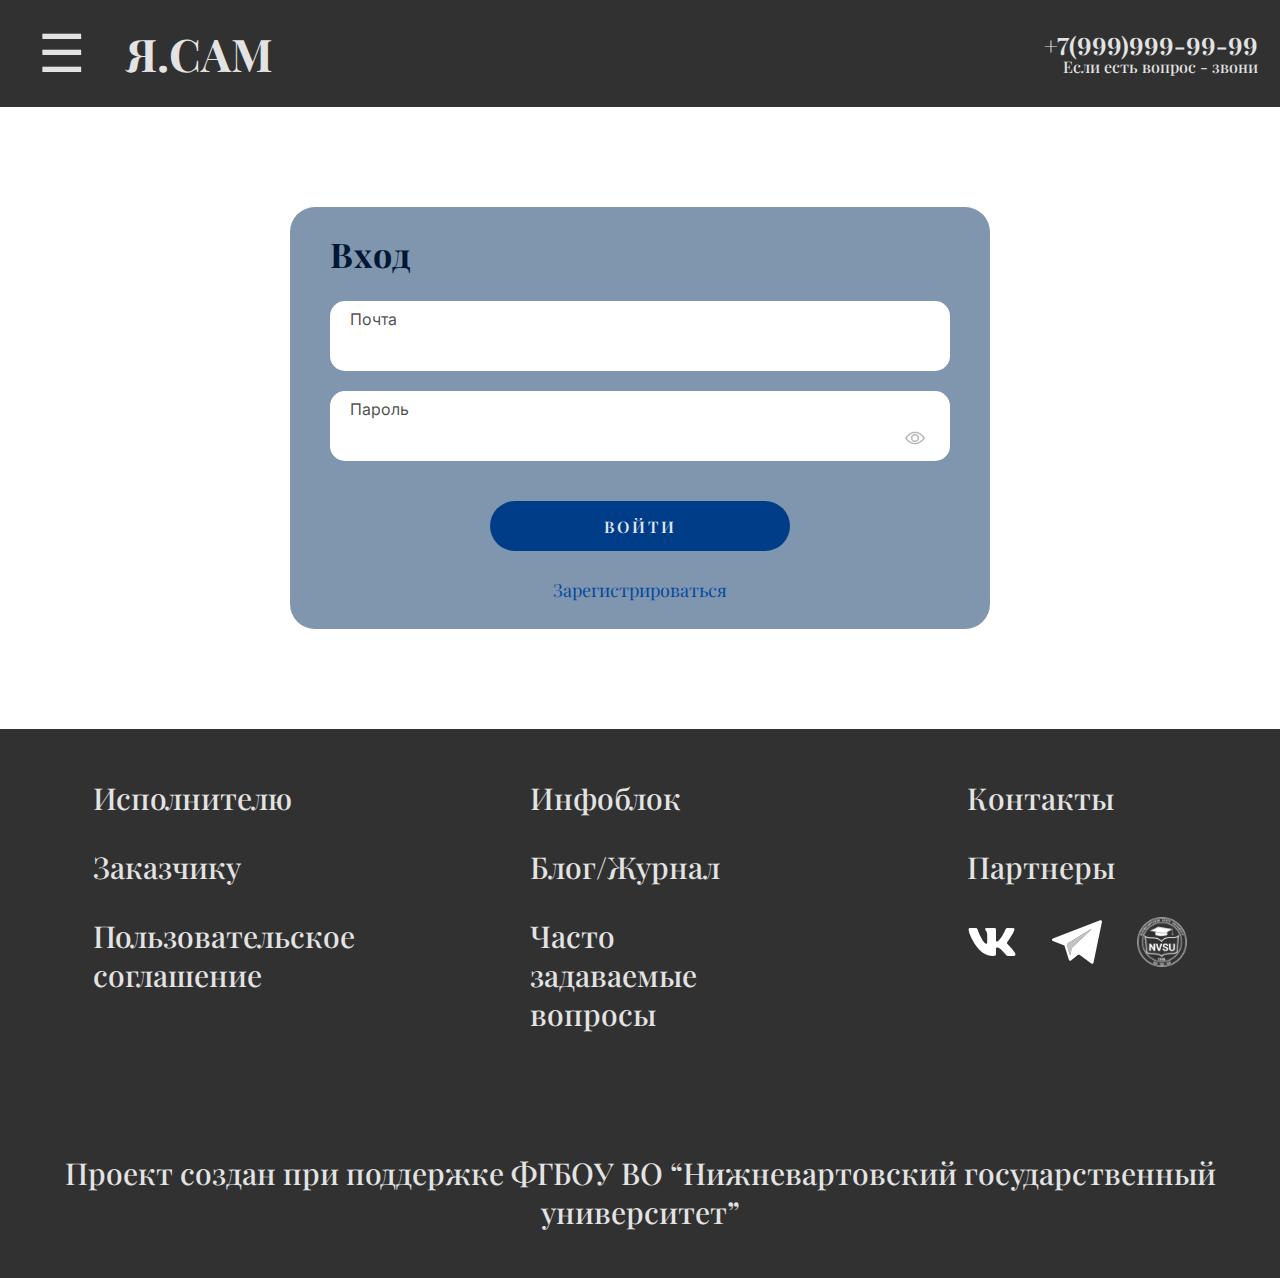
<file: login_form.html>
<!DOCTYPE html>
<html lang="en">
  <head>
    <meta charset="UTF-8" />
    <meta http-equiv="X-UA-Compatible" content="IE=edge" />
    <meta name="viewport" content="width=device-width, initial-scale=1.0" />
    <title>Авторизация</title>
    <link rel="preconnect" href="https://fonts.googleapis.com" />
    <link rel="preconnect" href="https://fonts.gstatic.com" crossorigin />
    <link
      href="https://fonts.googleapis.com/css2?family=Playfair+Display:wght@400;500;700&family=Space+Mono&display=swap"
      rel="stylesheet"
    />
    <link rel="preconnect" href="https://fonts.googleapis.com" />
    <link rel="preconnect" href="https://fonts.gstatic.com" crossorigin />
    <link
      href="https://fonts.googleapis.com/css2?family=Inter:wght@400;500;700&family=Playfair+Display:wght@400;500;700&family=Space+Mono&display=swap"
      rel="stylesheet"
    />
    <link rel="stylesheet" href="css/style.css" />
  </head>
  <body>
    <div class="wrapper">
      <header class="header">
        <div class="_container header__container">
          <div class="header__leftpart">
            <!-- <img class="leftpart__menu-btn" src="images/menu-burger.svg" alt="" onclick="openNav()"> -->
            <button class="leftpart__menu-btn" onclick="openNav()">
              &#9776;
            </button>
            <a href="index.html" class="leftpart__logo"> Я.САМ </a>
          </div>
          <div class="header__rightpart">
            <div class="rightpart__contacts">
              <p class="contacts__number">+7(999)999-99-99</p>
              <p class="contacts__subarticle">Если есть вопрос - звони</p>
            </div>
            <!-- <p class="rightpart__login">
              <a href="login_form.html">Войти</a>/<a href="register_form.html"
                >Регистрация</a
              >
            </p> -->
          </div>
        </div>
      </header>
      <main class="main">
        <section class="register">
          <div class="_container register__container">
            <h1 class="form-title">Вход</h1>
            <div class="form-fields">
              <div class="form-field">
                <input id="name-field" type="text" />
                <label for="name-field" class="placeholder">Почта</label>
              </div>
              <div class="form-field">
                <input id="password-field" type="password" />
                <label for="password-field" class="placeholder">Пароль</label>
                <button
                  class="btn__pass js-btn-password"
                  data-target="#password-field"
                >
                  <img src="images/eye.svg" alt="" />
                </button>
              </div>
            </div>
            <div class="form-buttons">
              <button type="submit" class="form-button">Войти</button>
              <a href="register_form.html" class="form-button"
                >Зарегистрироваться</a
              >
            </div>
          </div>
        </section>
      </main>
      <footer class="footer">
        <div class="_container footer__container">
          <nav class="footer__menu">
            <ul class="footer__menu-list">
              <li class="footer__menu-item">
                <a href="#" class="footer__menu-link">Исполнителю</a>
              </li>
              <li class="footer__menu-item">
                <a href="catalog.html" class="footer__menu-link">Заказчику</a>
              </li>
              <li class="footer__menu-item">
                <a href="#" class="footer__menu-link"
                  >Пользовательское соглашение</a
                >
              </li>
            </ul>
            <ul class="footer__menu-list">
              <li class="footer__menu-item">
                <a href="infoblock.html" class="footer__menu-link">Инфоблок</a>
              </li>
              <li class="footer__menu-item">
                <a href="#" class="footer__menu-link">Блог/Журнал</a>
              </li>
              <li class="footer__menu-item">
                <a href="questions.html" class="footer__menu-link"
                  >Часто задаваемые вопросы</a
                >
              </li>
            </ul>
            <ul class="footer__menu-list">
              <li class="footer__menu-item">
                <a href="#" class="footer__menu-link">Контакты</a>
              </li>
              <li class="footer__menu-item">
                <a href="#" class="footer__menu-link">Партнеры</a>
              </li>
              <li class="footer__menu-item">
                <ul class="footer__menu-item-piclist">
                  <li class="footer__menu-item-picitem">
                    <a
                      href="https://vk.com/nvsulive"
                      class="footer__menu-item-piclink"
                      ><img
                        class="footer__menu-item-piclink__img"
                        src="images/vk.svg"
                        alt=""
                    /></a>
                  </li>
                  <li class="footer__menu-item-picitem">
                    <a
                      href="https://vk.com/away.php?to=https%3A%2F%2Ft.me%2Fnvsunv&cc_key="
                      class="footer__menu-item-piclink"
                      ><img
                        class="footer__menu-item-piclink__img"
                        src="images/telegram.svg"
                        alt=""
                    /></a>
                  </li>
                  <li class="footer__menu-item-picitem">
                    <a href="https://nvsu.ru/" class="footer__menu-item-piclink"
                      ><img
                        class="footer__menu-item-piclink__img"
                        src="images/nvsu.svg"
                        alt=""
                    /></a>
                  </li>
                </ul>
              </li>
            </ul>
          </nav>
          <p class="footer__copy">
            Проект создан при поддержке ФГБОУ ВО “Нижневартовский
            государственный университет”
          </p>
        </div>
      </footer>
      <div class="_container nav__container">
        <nav class="nav__menu" id="e1">
          <ul class="menu__list">
            <li id="non" class="menu__item">
              <a href="login_form.html">Войти</a>/<a href="register_form.html"
                >Зарегистрироваться</a
              >
            </li>
            <li class="menu__item">
              <a href="catalog.html"
                ><div class="menu__item-block">Заказчикам</div></a
              >
            </li>
            <li class="menu__item">
              <a href="#"><div class="menu__item-block">Самозанятым</div></a>
            </li>
            <li class="menu__item">
              <a href="infoblock.html"
                ><div class="menu__item-block">Инфоблок</div></a
              >
            </li>
            <li class="menu__item">
              <a href="#"><div class="menu__item-block">Партнеры</div></a>
            </li>
            <li class="menu__item">
              <a href="questions.html"
                ><div class="menu__item-block">Часто задаваемые вопросы</div></a
              >
            </li>
            <li class="menu__item">
              <a href="#"
                ><div class="menu__item-block">Связаться с нами</div></a
              >
            </li>
            <li class="menu__item">
              <a href="#"><div class="menu__item-block">Блог/Журнал</div></a>
            </li>
          </ul>
        </nav>
      </div>
    </div>
    <script src="js/script.js"></script>
  </body>
</html>
</file>
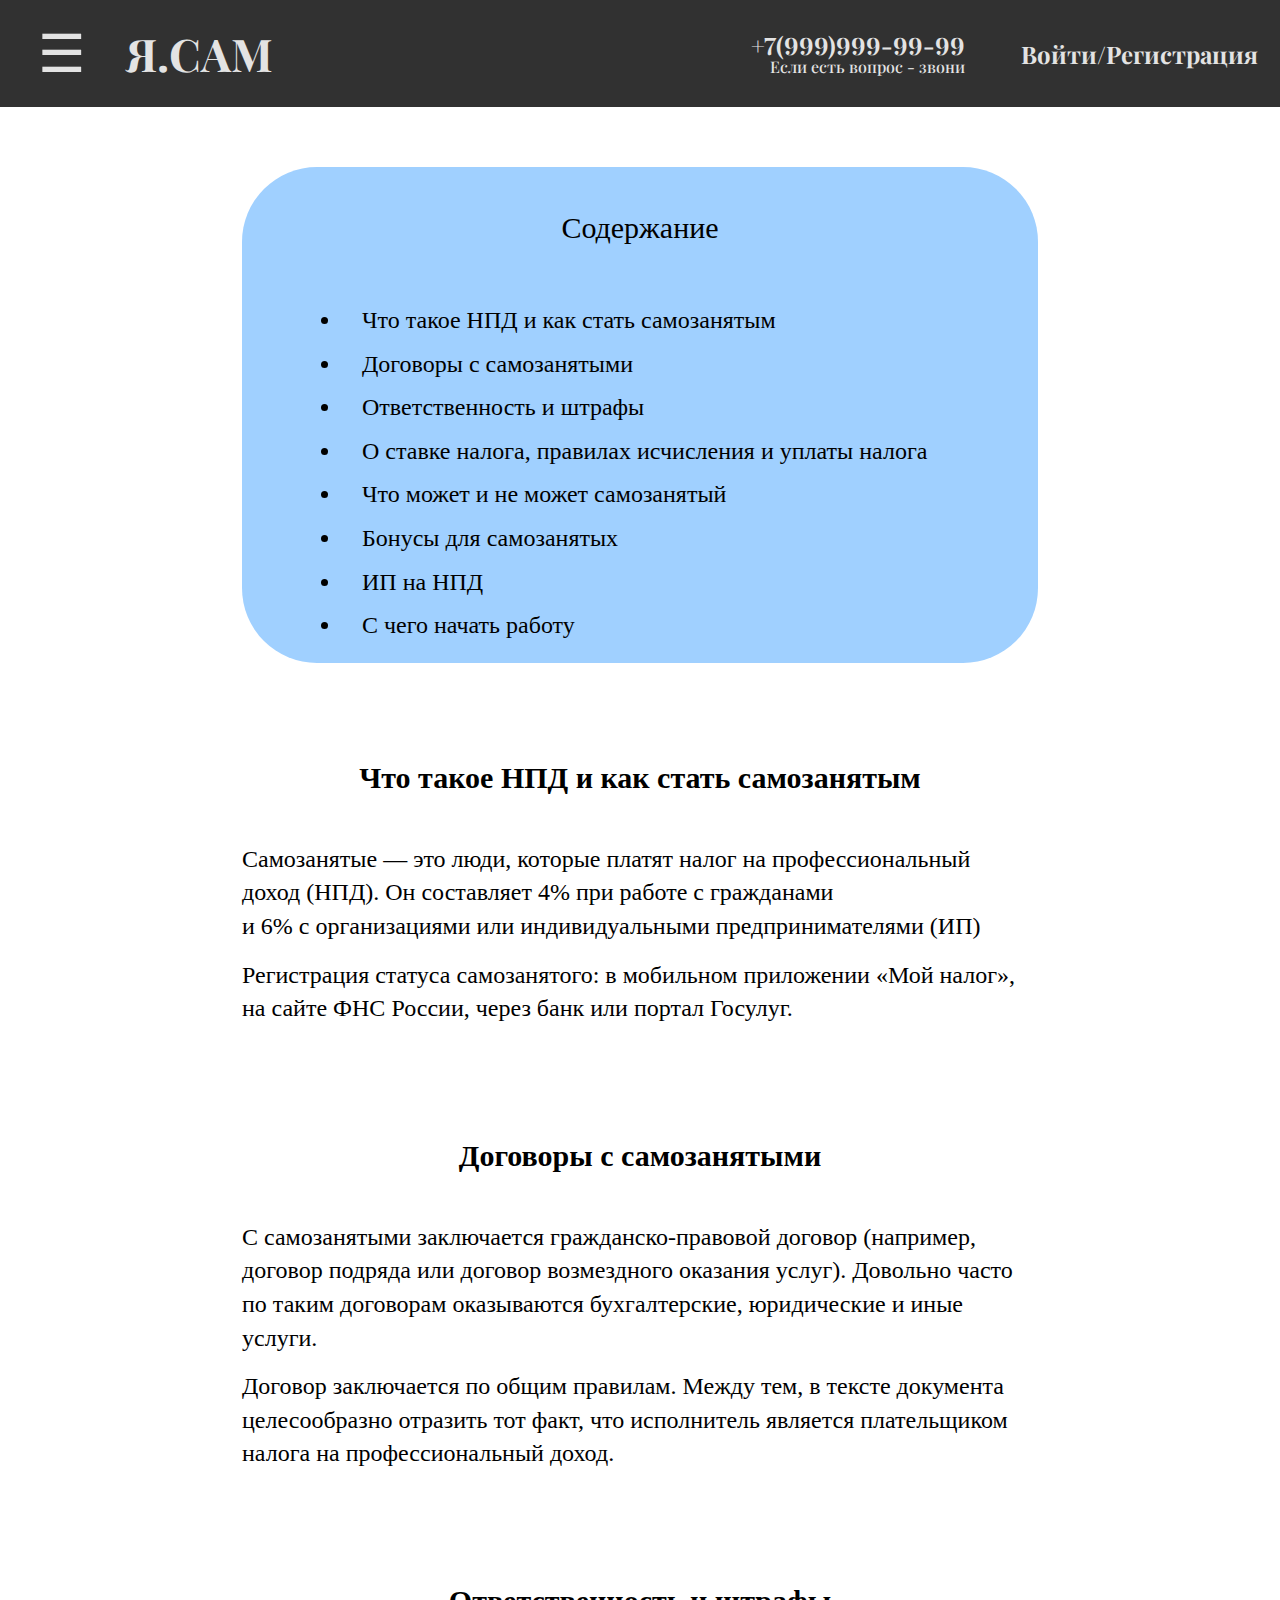
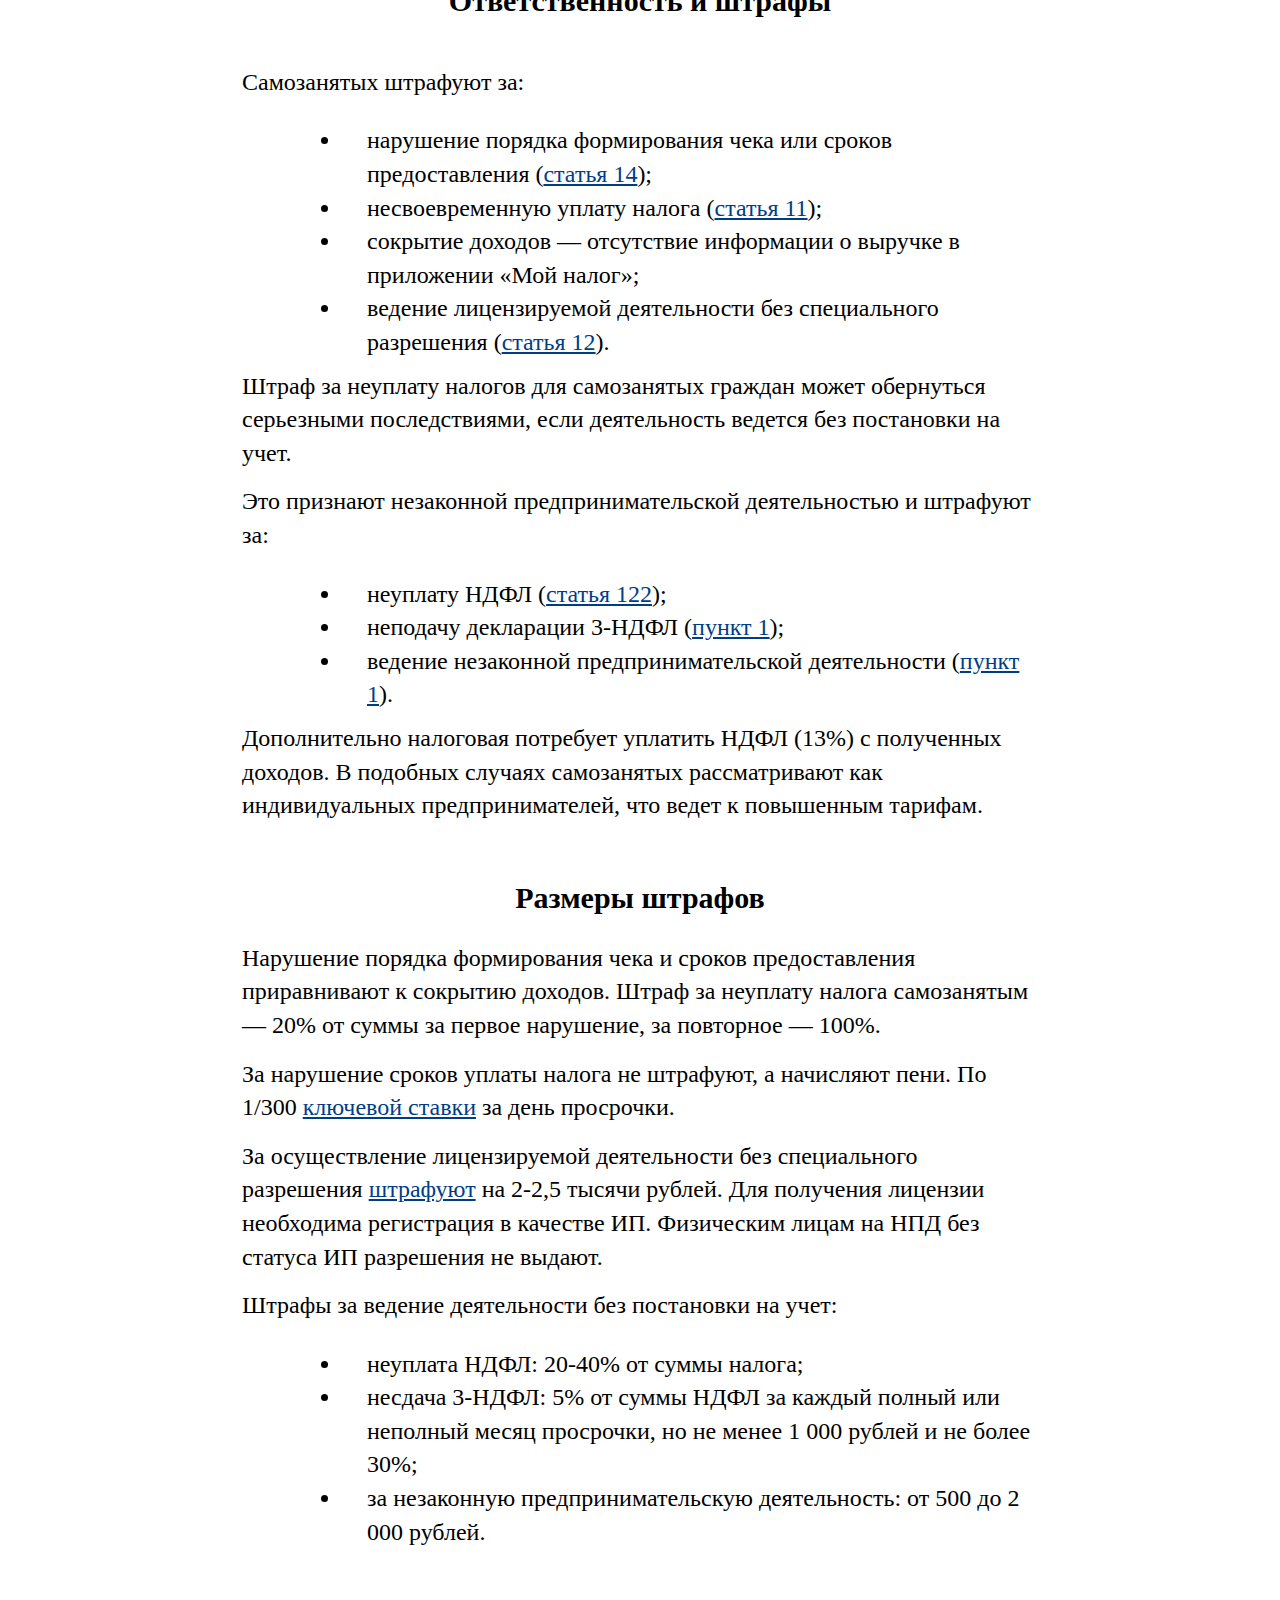
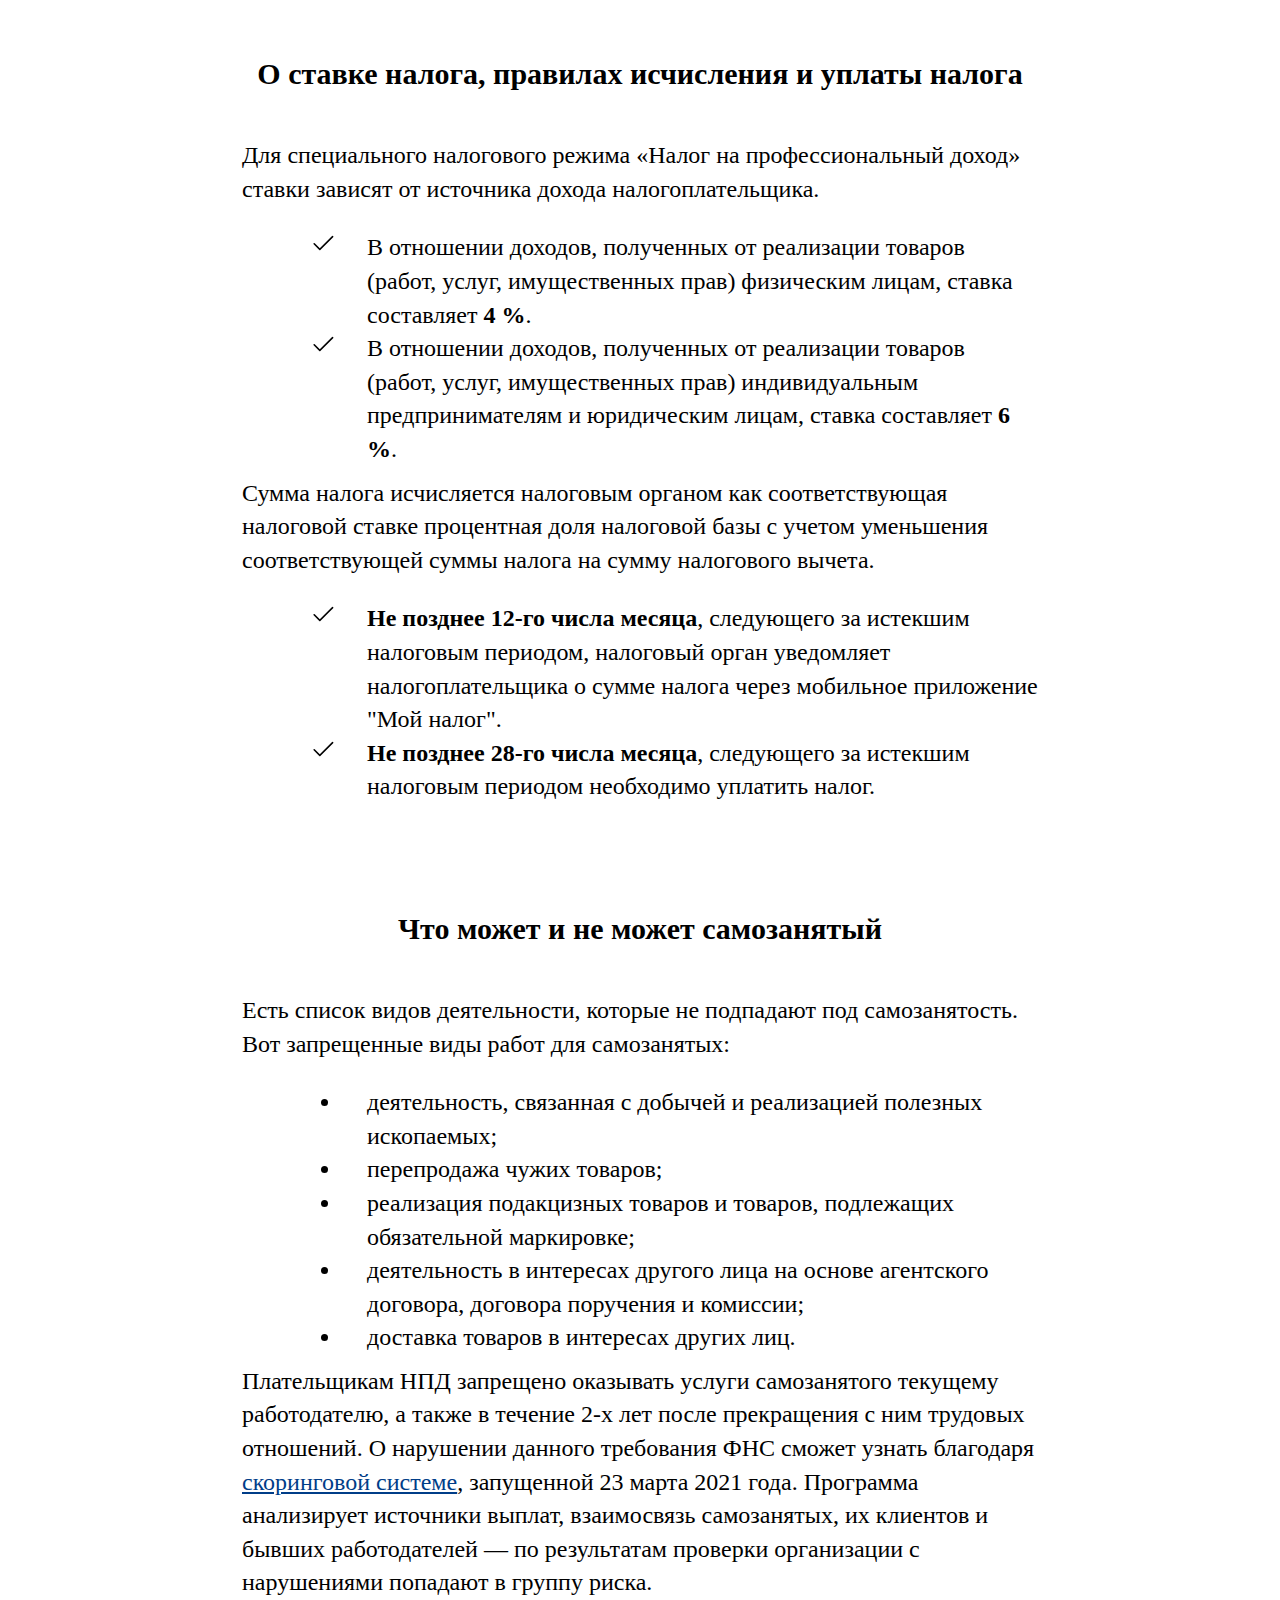
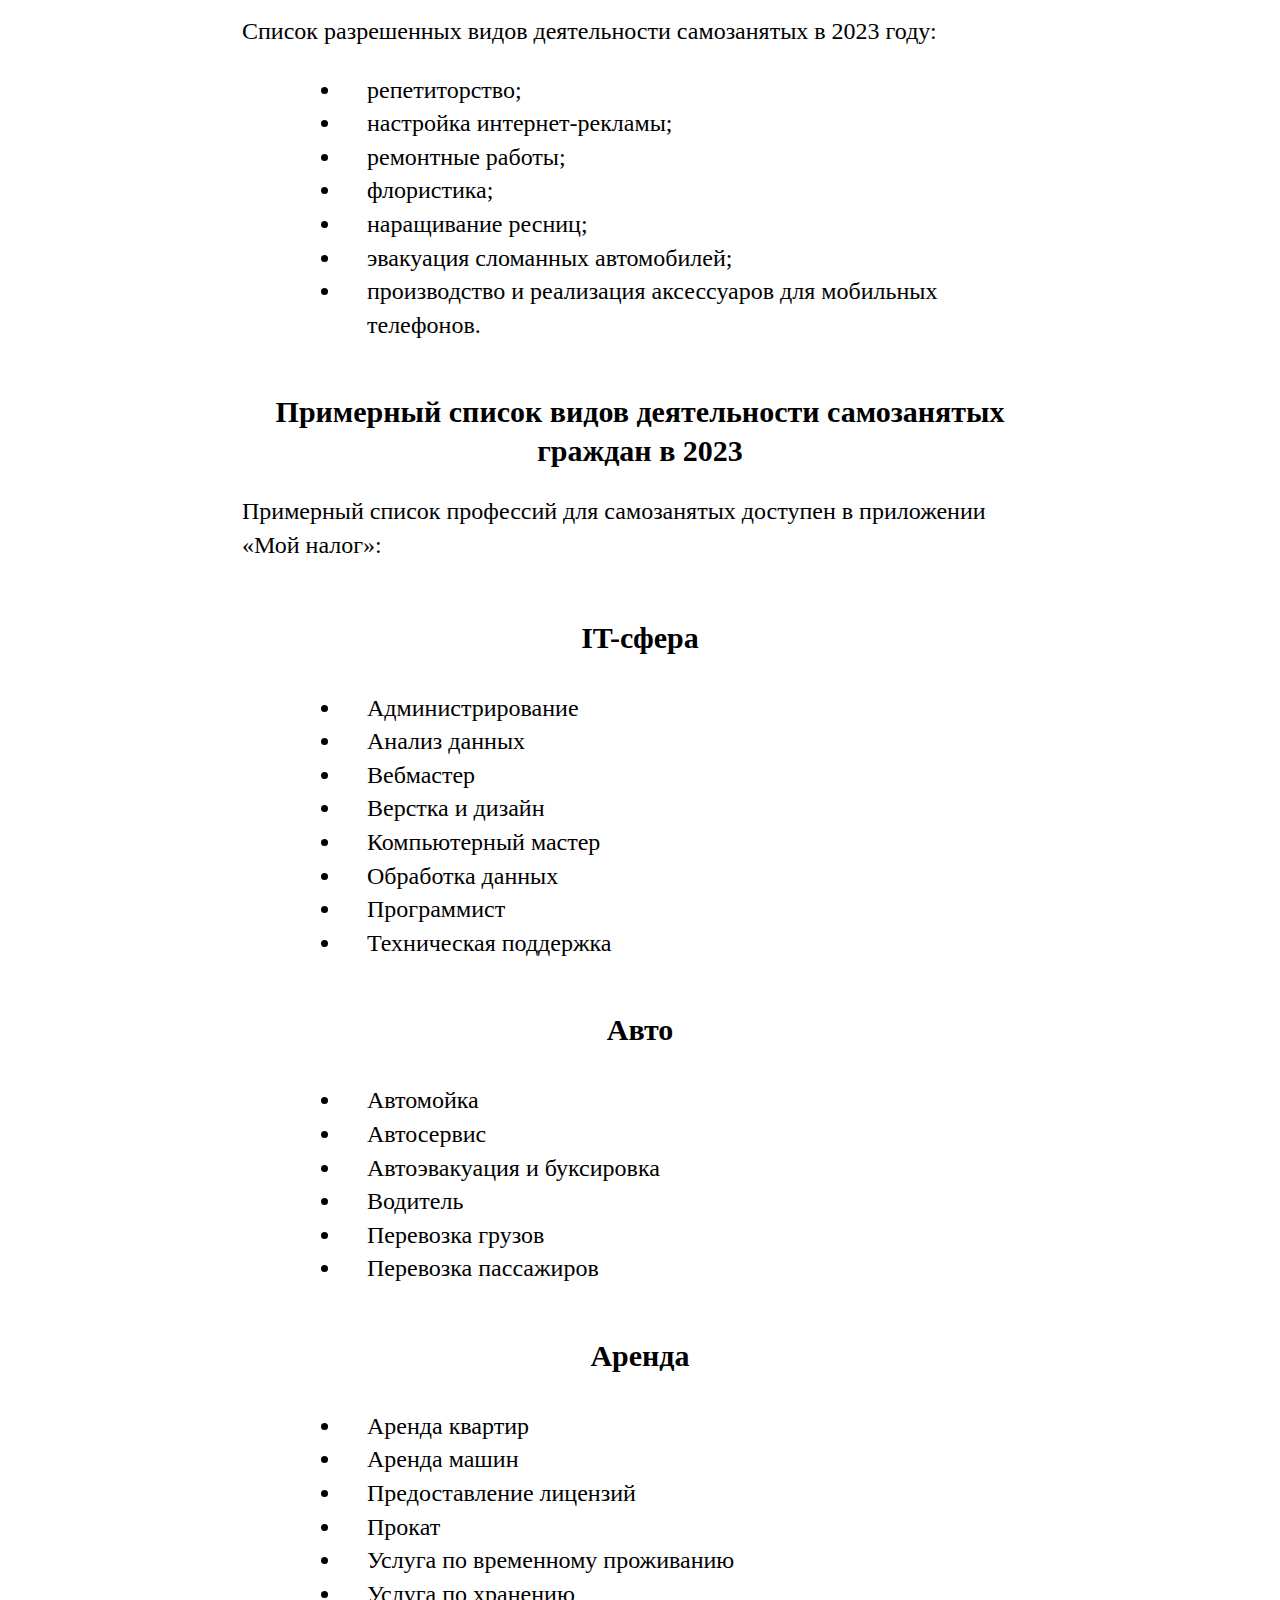
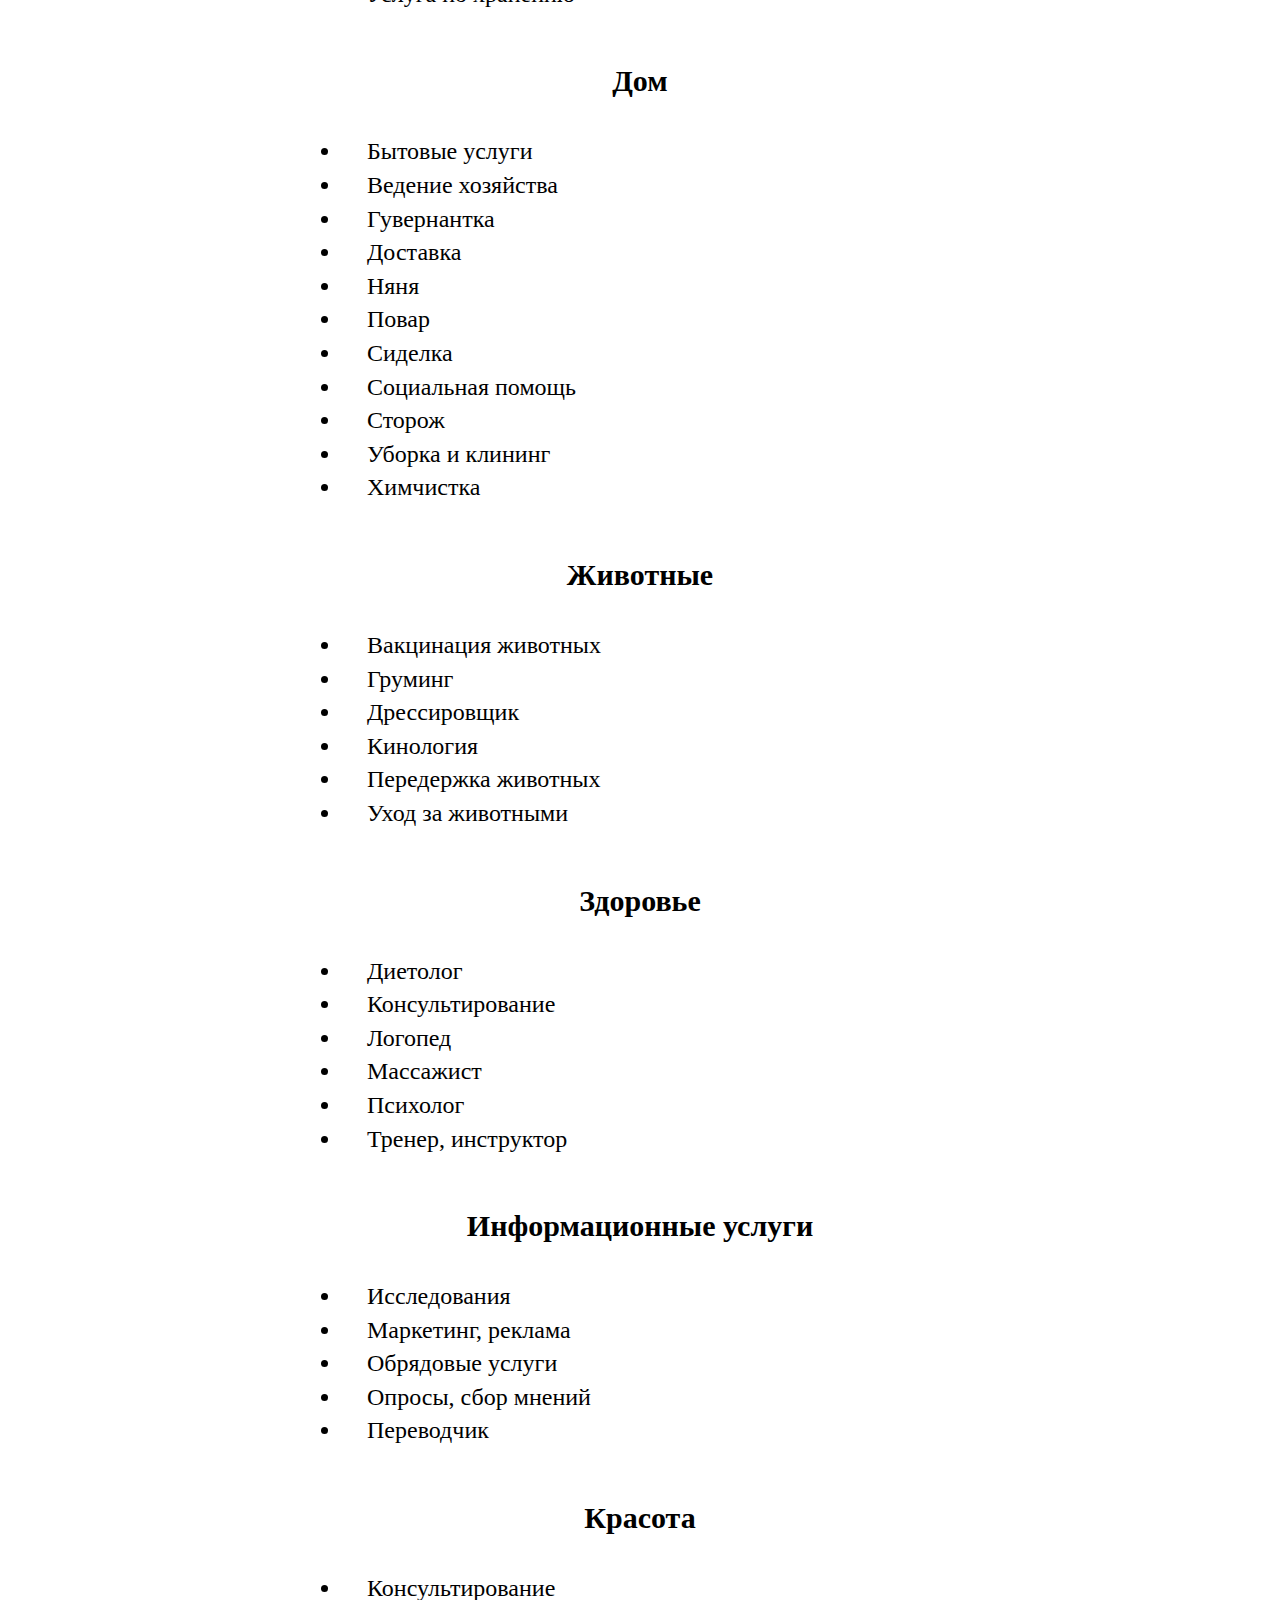
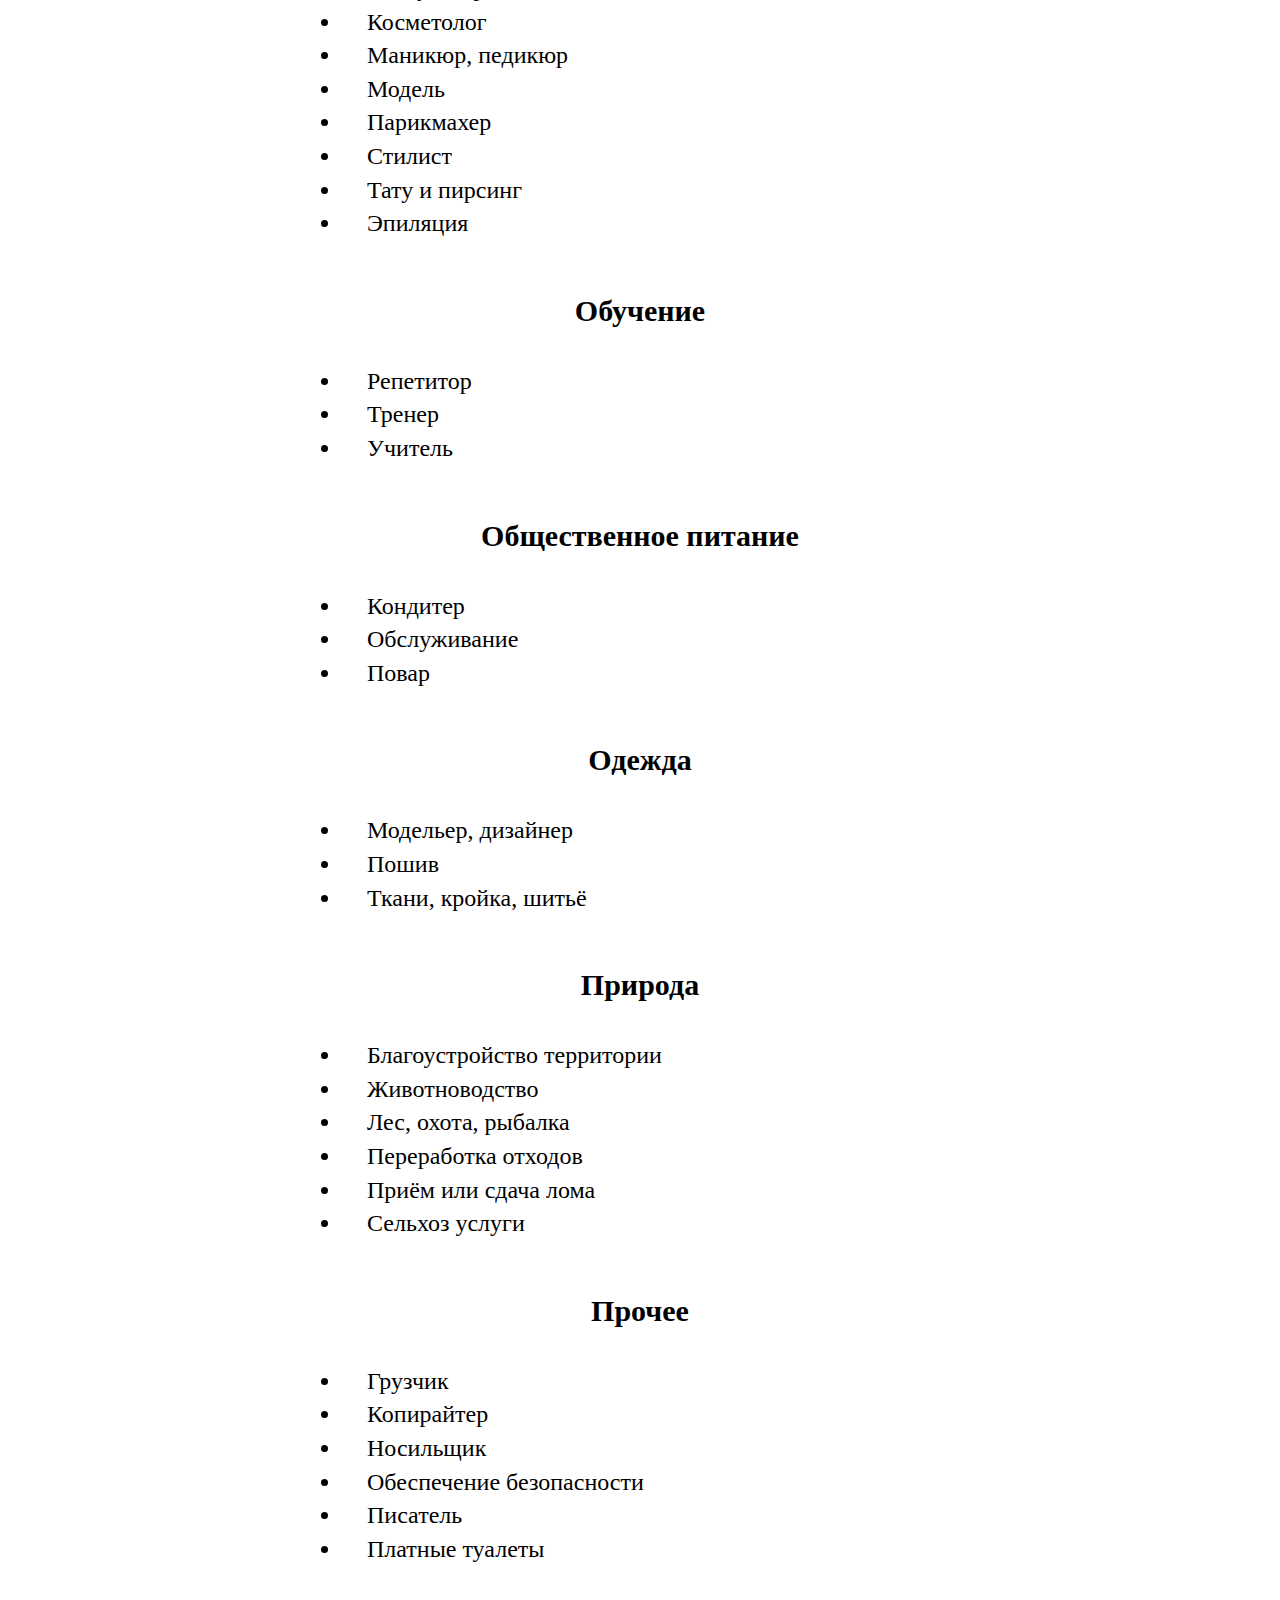
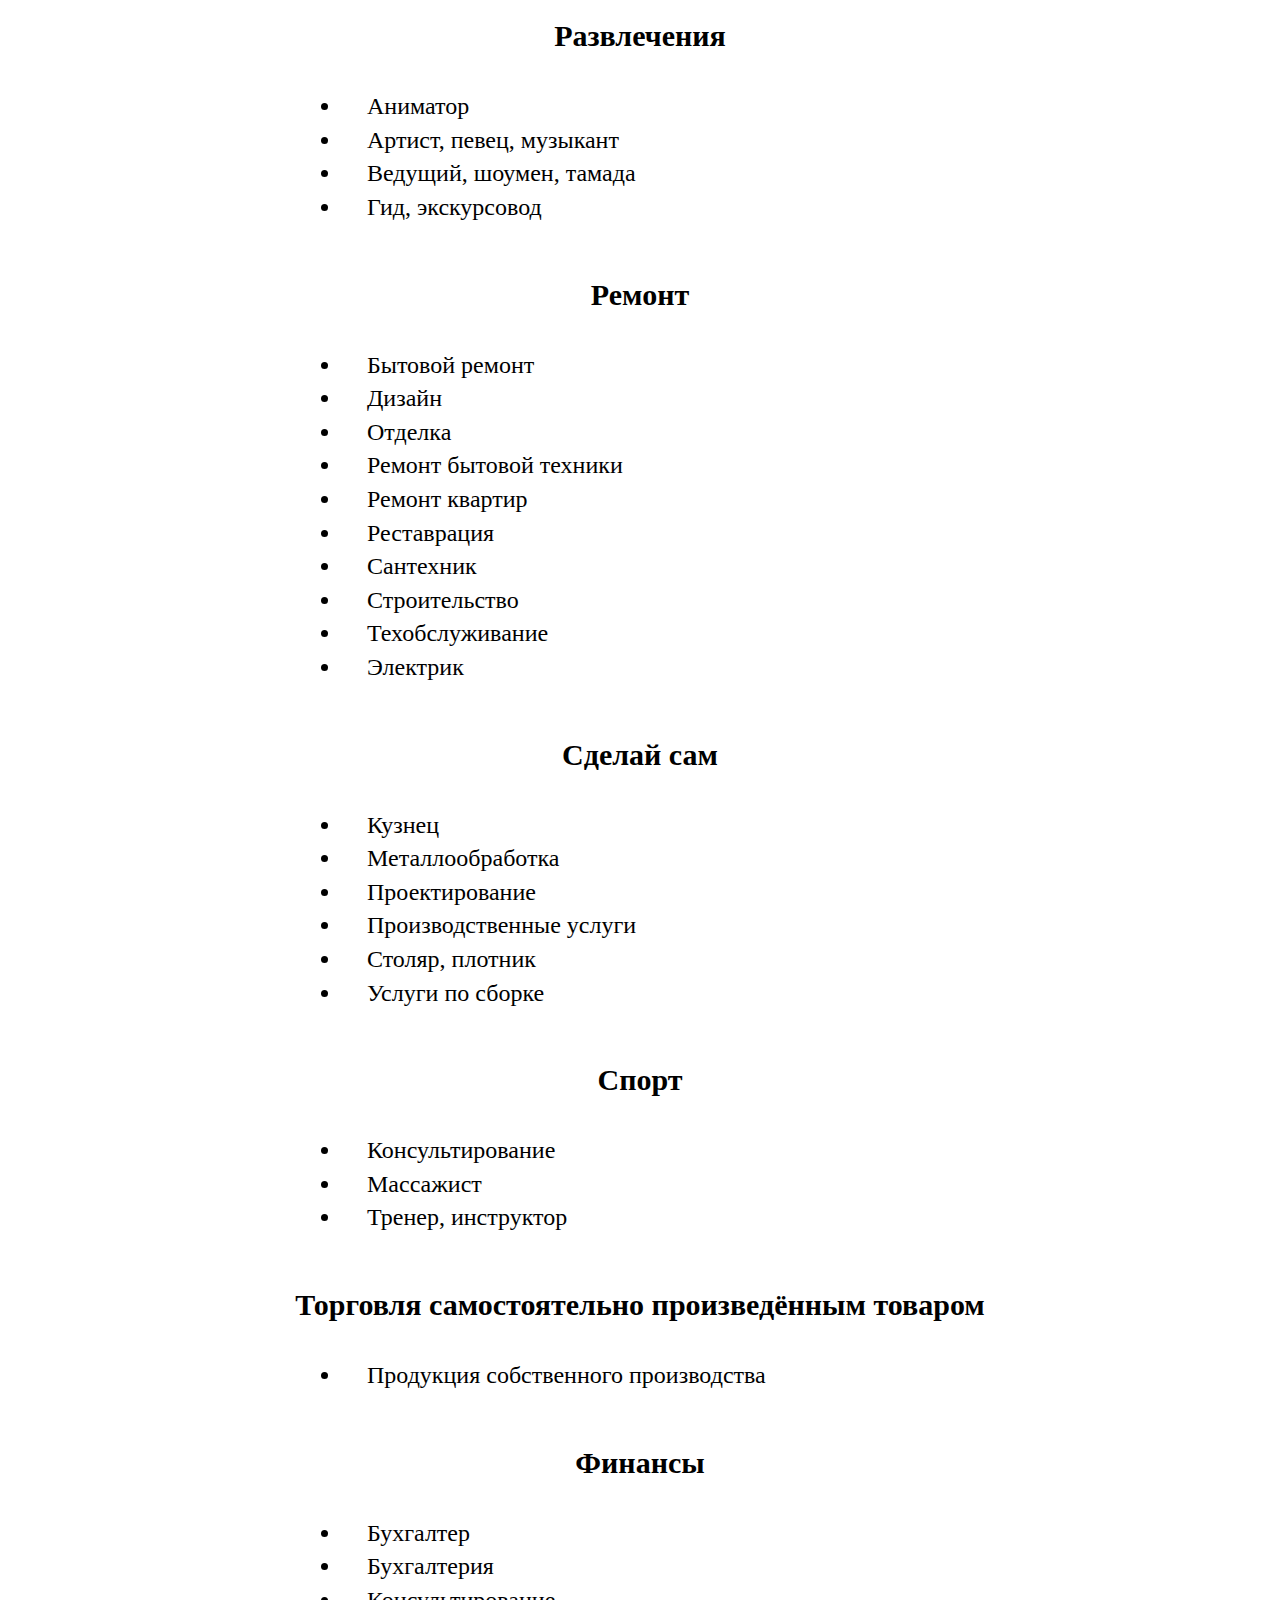
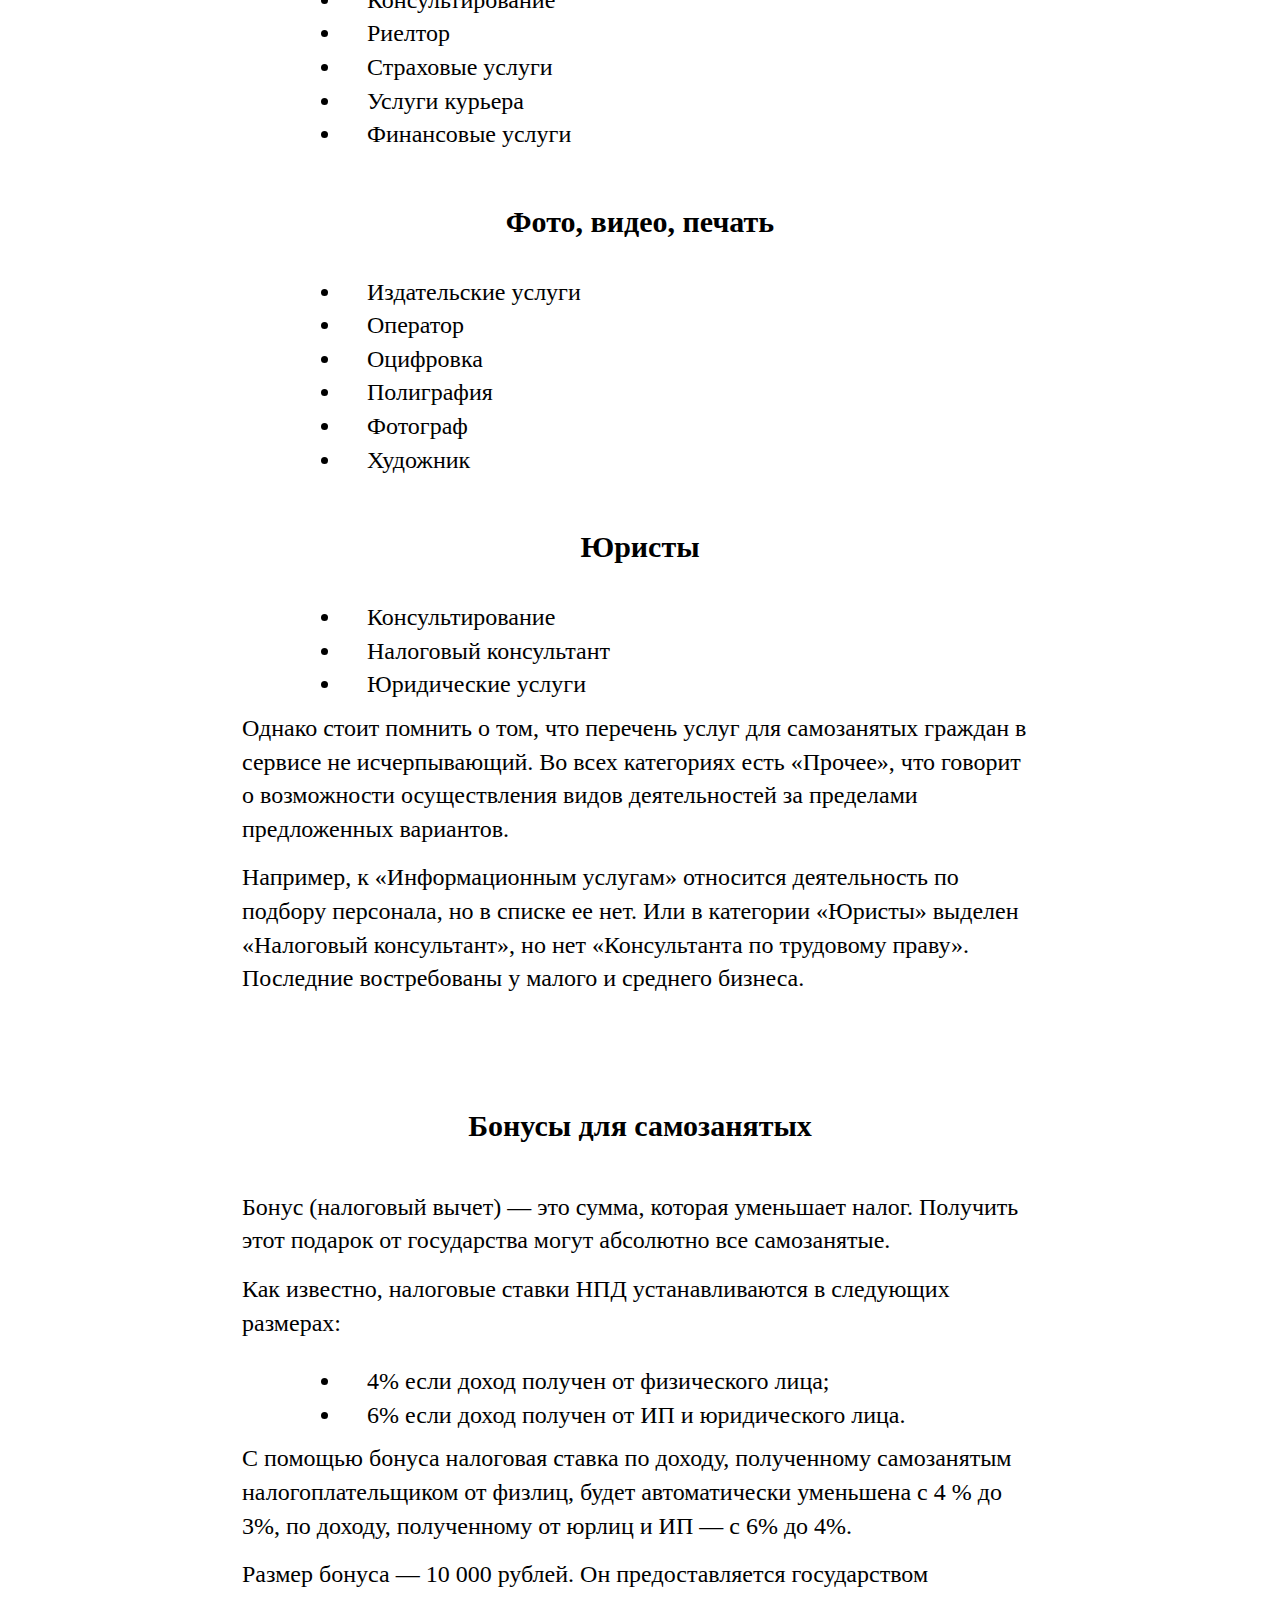
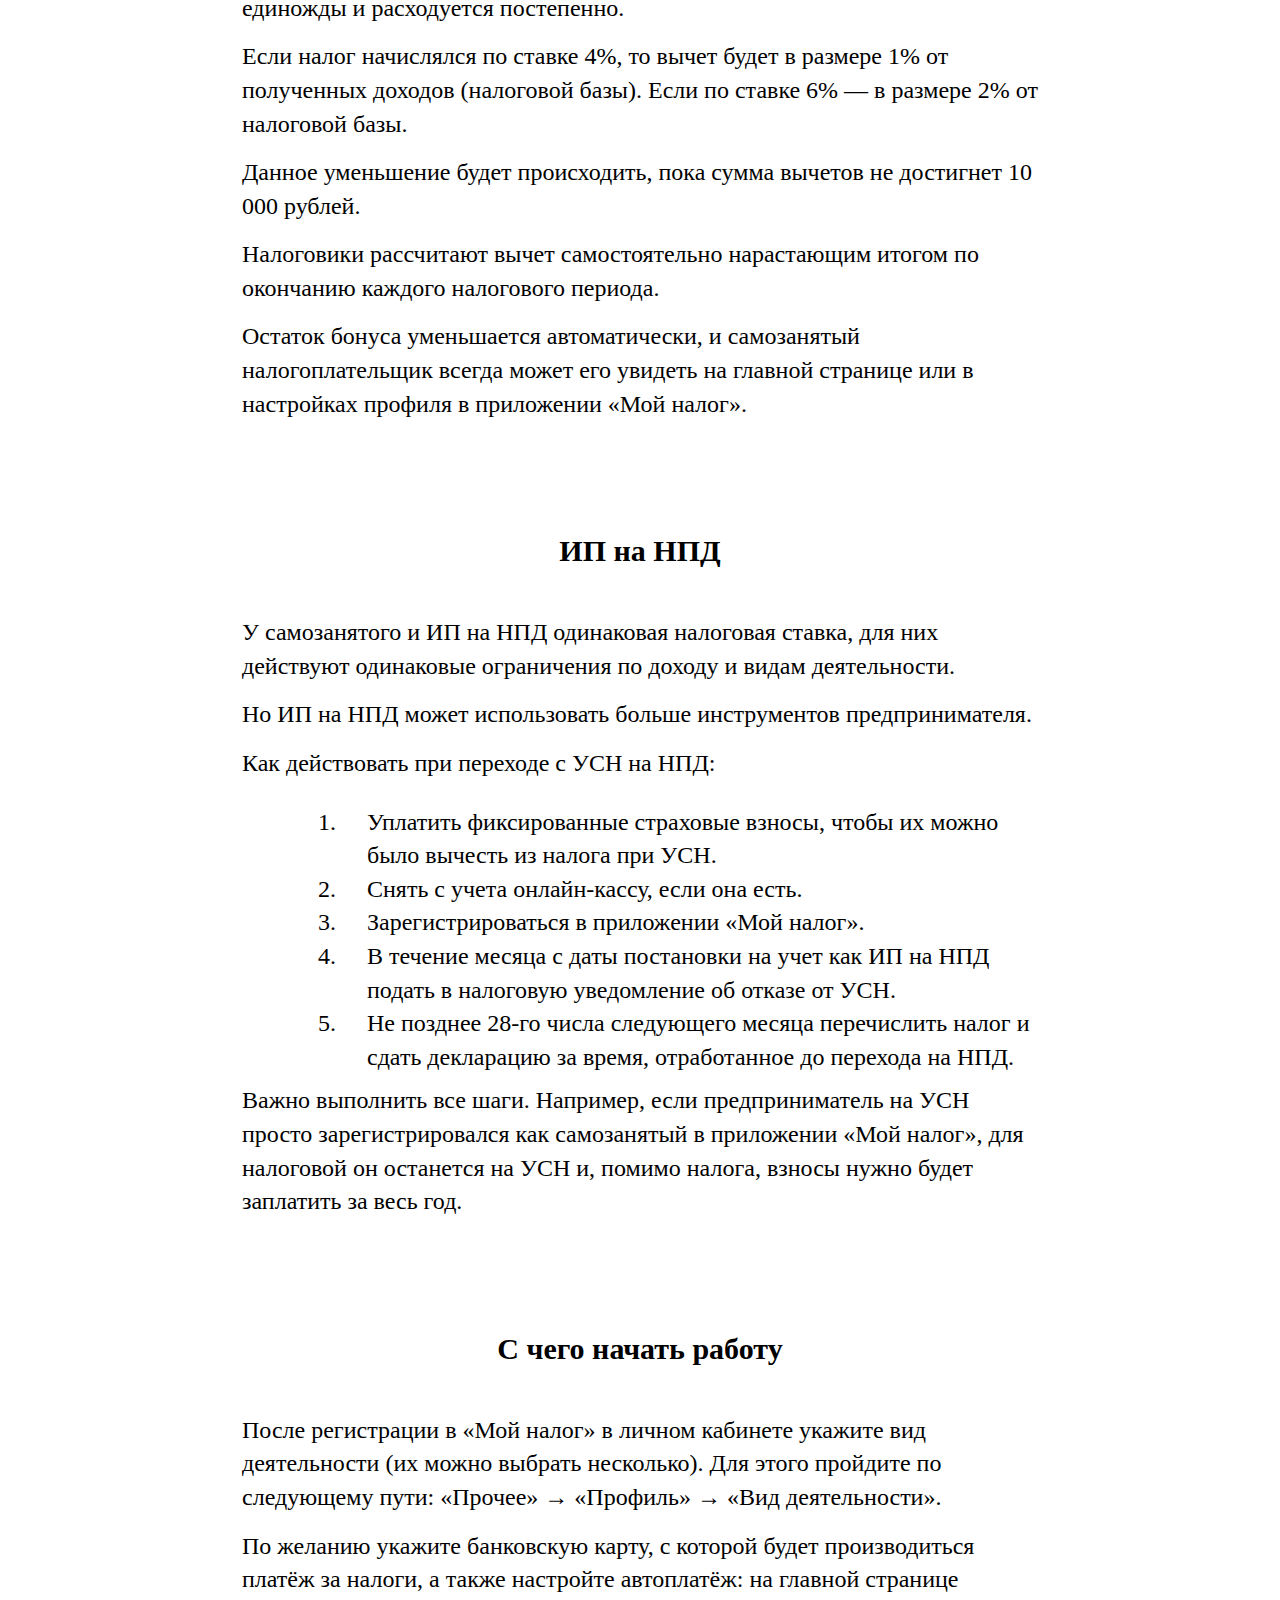
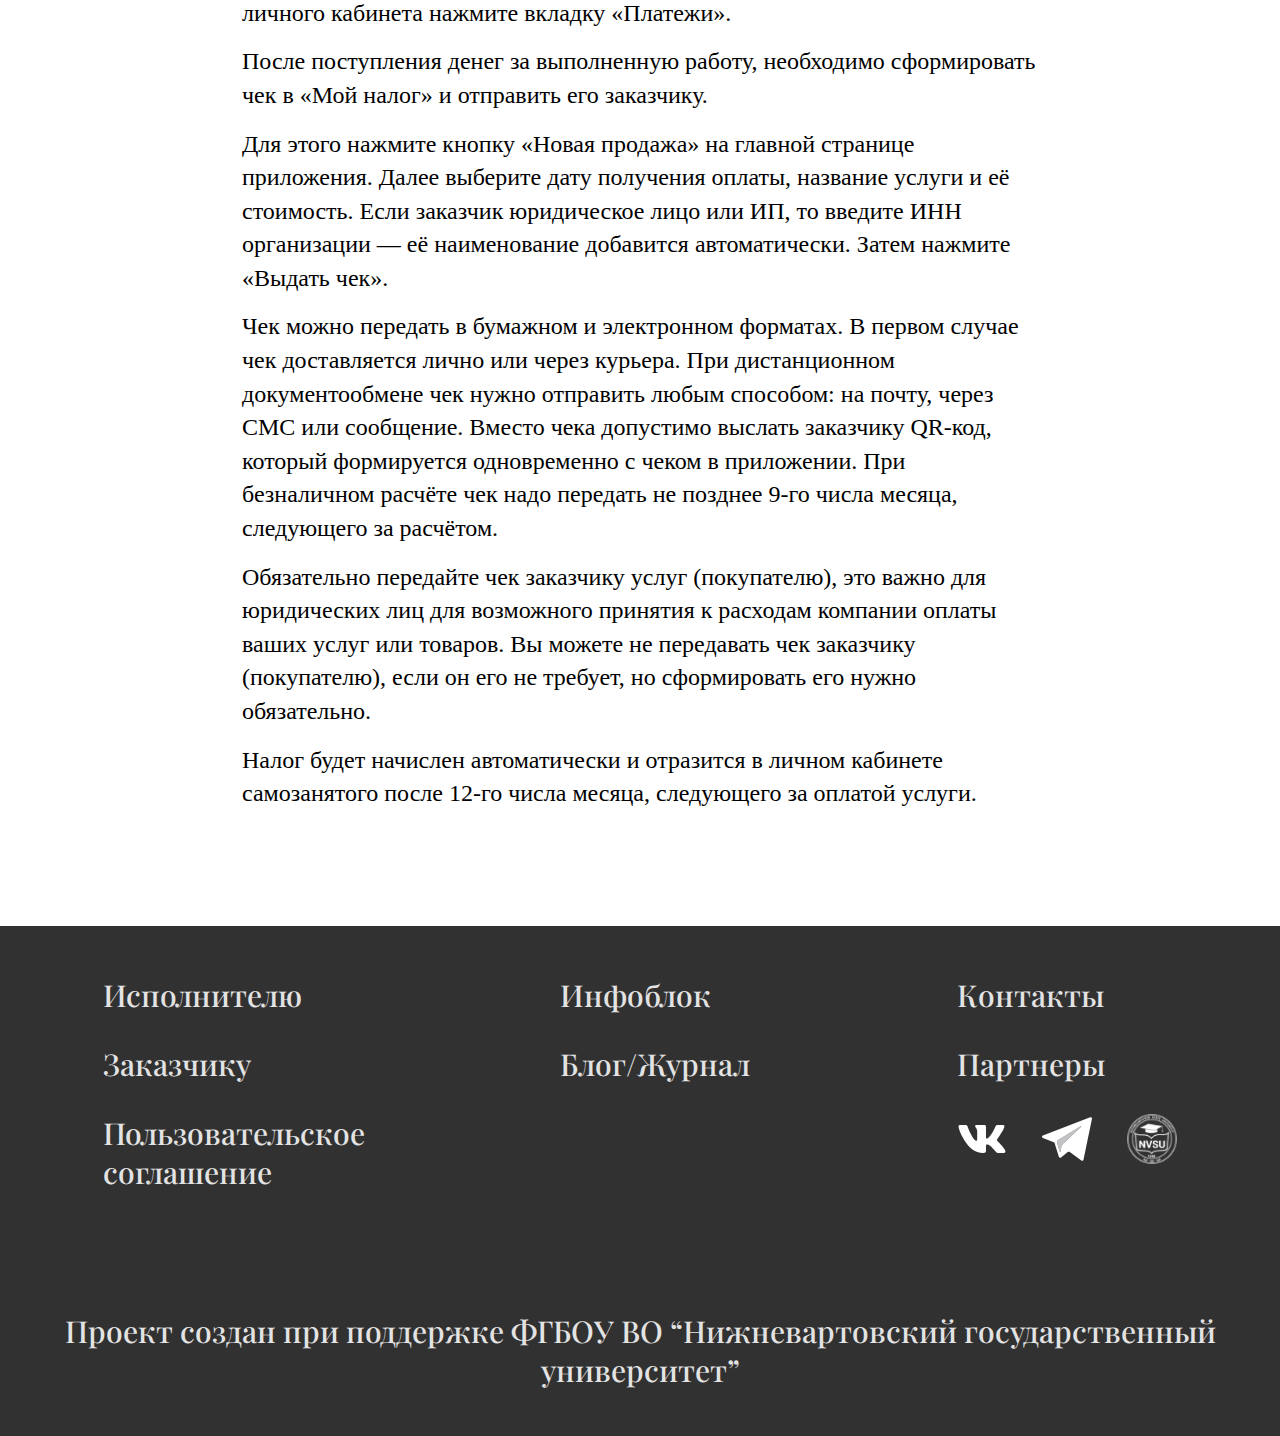
<file: questions.html>
<!DOCTYPE html>
<html lang="en">
  <head>
    <meta charset="UTF-8" />
    <meta http-equiv="X-UA-Compatible" content="IE=edge" />
    <meta name="viewport" content="width=device-width, initial-scale=1.0" />
    <title>Часто задаваемые вопросы</title>
    <link rel="preconnect" href="https://fonts.googleapis.com" />
    <link rel="preconnect" href="https://fonts.gstatic.com" crossorigin />
    <link
      href="https://fonts.googleapis.com/css2?family=Playfair+Display:wght@400;500;700&family=Space+Mono&display=swap"
      rel="stylesheet"
    />
    <link rel="preconnect" href="https://fonts.googleapis.com" />
    <link rel="preconnect" href="https://fonts.gstatic.com" crossorigin />
    <link
      href="https://fonts.googleapis.com/css2?family=Inter:wght@400;500;700&family=Playfair+Display:wght@400;500;700&family=Space+Mono&display=swap"
      rel="stylesheet"
    />
    <link rel="stylesheet" href="css/style.css" />
  </head>
  <body>
    <div class="wrapper">
      <header class="header">
        <div class="_container header__container">
          <div class="header__leftpart">
            <!-- <img class="leftpart__menu-btn" src="images/menu-burger.svg" alt="" onclick="openNav()"> -->
            <button class="leftpart__menu-btn" onclick="openNav()">
              &#9776;
            </button>
            <a href="index.html" class="leftpart__logo"> Я.САМ </a>
          </div>
          <div class="header__rightpart">
            <div class="rightpart__contacts">
              <p class="contacts__number">+7(999)999-99-99</p>
              <p class="contacts__subarticle">Если есть вопрос - звони</p>
            </div>
            <p class="rightpart__login">
              <a href="login_form.html">Войти</a>/<a href="register_form.html"
                >Регистрация</a
              >
            </p>
          </div>
        </div>
      </header>
      <main class="main">
        <div class="_container main__container">
          <nav class="main__nav">
            <p class="main__nav-title">Содержание</p>
            <ul class="main__nav-list">
              <li class="main__nav-item">
                <a href="#b1" class="main__nav-link">
                  Что такое НПД и как стать самозанятым</a
                >
              </li>
              <li class="main__nav-item">
                <a href="#b2" class="main__nav-link">Договоры с самозанятыми</a>
              </li>
              <li class="main__nav-item">
                <a href="#b3" class="main__nav-link"
                  >Ответственность и штрафы</a
                >
              </li>
              <li class="main__nav-item">
                <a href="#b4" class="main__nav-link"
                  >О ставке налога, правилах исчисления и уплаты налога</a
                >
              </li>
              <li class="main__nav-item">
                <a href="#b5" class="main__nav-link"
                  >Что может и не может самозанятый</a
                >
              </li>
              <li class="main__nav-item">
                <a href="#b6" class="main__nav-link">Бонусы для самозанятых</a>
              </li>
              <li class="main__nav-item">
                <a href="#b7" class="main__nav-link">ИП на НПД</a>
              </li>
              <li class="main__nav-item">
                <a href="#b8" class="main__nav-link">С чего начать работу</a>
              </li>
            </ul>
          </nav>
          <h1 class="main__block" id="b1">
            Что такое НПД и как стать самозанятым
          </h1>
          <p class="main__text">
            Самозанятые — это люди, которые платят налог на профессиональный
            доход (НПД). Он составляет 4% при работе с гражданами
            и 6% с организациями или индивидуальными предпринимателями (ИП)
          </p>
          <p class="main__text">
            Регистрация статуса самозанятого: в мобильном приложении «Мой
            налог», на сайте ФНС России, через банк или портал Госулуг.
          </p>
          <h1 class="main__block" id="b2">Договоры с самозанятыми</h1>
          <p class="main__text">
            С самозанятыми заключается гражданско-правовой договор (например,
            договор подряда или договор возмездного оказания услуг). Довольно
            часто по таким договорам оказываются бухгалтерские, юридические и
            иные услуги.
          </p>
          <p class="main__text">
            Договор заключается по общим правилам. Между тем, в тексте документа
            целесообразно отразить тот факт, что исполнитель является
            плательщиком налога на профессиональный доход.
          </p>
          <h1 class="main__block" id="b3">Ответственность и штрафы</h1>
          <p class="main__text">Самозанятых штрафуют за:</p>
          <ul class="main__list">
            <li class="main__item">
              нарушение порядка формирования чека или сроков предоставления (<a
                href="https://www.consultant.ru/document/cons_doc_LAW_311977/ad291257df0088ddbc91dc935ca07c7d40bde627/"
                >статья 14</a
              >);
            </li>
            <li class="main__item">
              несвоевременную уплату налога (<a
                href="https://www.consultant.ru/document/cons_doc_LAW_311977/3918929b90f7cc21052860816dcdc15636aa3373/"
                >статья 11</a
              >);
            </li>
            <li class="main__item">
              сокрытие доходов — отсутствие информации о выручке в приложении
              «Мой налог»;
            </li>
            <li class="main__item">
              ведение лицензируемой деятельности без специального разрешения (<a
                href="https://www.consultant.ru/document/cons_doc_LAW_113658/6a4a5b5468ba8b99831699f7d048d2a5d7710610/"
                >статья 12</a
              >).
            </li>
          </ul>
          <p class="main__text">
            Штраф за неуплату налогов для самозанятых граждан может обернуться
            серьезными последствиями, если деятельность ведется без постановки
            на учет.
          </p>
          <p class="main__text">
            Это признают незаконной предпринимательской деятельностью и штрафуют
            за:
          </p>
          <ul class="main__list">
            <li class="main__item">
              неуплату НДФЛ (<a
                href="https://www.consultant.ru/document/cons_doc_LAW_19671/1bab8cfd8c4da82e8af44f7ebcbfa1716bac9586/"
                >статья 122</a
              >);
            </li>
            <li class="main__item">
              неподачу декларации 3-НДФЛ (<a
                href="https://www.consultant.ru/document/cons_doc_LAW_19671/d9beb5691273fac122dfc8c6257fedd2b31116ca/"
                >пункт 1</a
              >);
            </li>
            <li class="main__item">
              ведение незаконной предпринимательской деятельности (<a
                href="https://www.consultant.ru/document/cons_doc_LAW_34661/75bd42f831f7b882297cf0c477ced1e5dcfc89f2/"
                >пункт 1</a
              >).
            </li>
          </ul>
          <p class="main__text">
            Дополнительно налоговая потребует уплатить НДФЛ (13%) с полученных
            доходов. В подобных случаях самозанятых рассматривают как
            индивидуальных предпринимателей, что ведет к повышенным тарифам.
          </p>
          <h2 class="main__title">Размеры штрафов</h2>
          <p class="main__text">
            Нарушение порядка формирования чека и сроков предоставления
            приравнивают к сокрытию доходов. Штраф за неуплату налога
            самозанятым — 20% от суммы за первое нарушение, за повторное — 100%.
          </p>
          <p class="main__text">
            За нарушение сроков уплаты налога не штрафуют, а начисляют пени. По
            1/300 <a href="https://cbr.ru/hd_base/keyrate/">ключевой ставки</a
            > за день просрочки.
          </p>
          <p class="main__text">
            За осуществление лицензируемой деятельности без специального
            разрешения <a
              href="https://www.consultant.ru/document/cons_doc_LAW_34661/75bd42f831f7b882297cf0c477ced1e5dcfc89f2/"
              >штрафуют</a
            > на 2-2,5 тысячи рублей. Для получения лицензии необходима
            регистрация в качестве ИП. Физическим лицам на НПД без статуса ИП
            разрешения не выдают. 
          </p>
          <p class="main__text">
            Штрафы за ведение деятельности без постановки на учет:
          </p>
          <ul class="main__list">
            <li class="main__item">неуплата НДФЛ: 20-40% от суммы налога;</li>
            <li class="main__item">
              несдача 3-НДФЛ: 5% от суммы НДФЛ за каждый полный или неполный
              месяц просрочки, но не менее 1 000 рублей и не более 30%;
            </li>
            <li class="main__item">
              за незаконную предпринимательскую деятельность: от 500 до 2 000
              рублей.
            </li>
          </ul>
          <h1 class="main__block" id="b4">
            О ставке налога, правилах исчисления и уплаты налога
          </h1>
          <p class="main__text">
            Для специального налогового режима «Налог на профессиональный доход»
            ставки зависят от источника дохода налогоплательщика.
          </p>
          <ul class="main__list main__list-checkmark">
            <li class="main__item">
              В отношении доходов, полученных от реализации товаров (работ,
              услуг, имущественных прав) физическим лицам, ставка
              составляет <span class="bold">4 %</span>.
            </li>
            <li class="main__item">
              В отношении доходов, полученных от реализации товаров (работ,
              услуг, имущественных прав) индивидуальным предпринимателям и
              юридическим лицам, ставка составляет <span class="bold">6 %</span
              >.
            </li>
          </ul>
          <p class="main__text">
            Сумма налога исчисляется налоговым органом как соответствующая
            налоговой ставке процентная доля налоговой базы с учетом уменьшения
            соответствующей суммы налога на сумму налогового вычета.
          </p>
          <ul class="main__list main__list-checkmark">
            <li class="main__item">
              <span class="bold">Не позднее 12-го числа месяца</span>,
              следующего за истекшим налоговым периодом, налоговый орган
              уведомляет налогоплательщика о сумме налога через мобильное
              приложение "Мой налог".
            </li>
            <li class="main__item">
              <span class="bold">Не позднее 28-го числа месяца</span>,
              следующего за истекшим налоговым периодом необходимо уплатить
              налог.
            </li>
          </ul>
          <h1 class="main__block" id="b5">Что может и не может самозанятый</h1>
          <p class="main__text">
            Есть список видов деятельности, которые не подпадают под
            самозанятость. Вот запрещенные виды работ для самозанятых:
          </p>
          <ul class="main__list">
            <li class="main__item">
              деятельность, связанная с добычей и реализацией полезных
              ископаемых;
            </li>
            <li class="main__item">перепродажа чужих товаров;</li>
            <li class="main__item">
              реализация подакцизных товаров и товаров, подлежащих обязательной
              маркировке;
            </li>
            <li class="main__item">
              деятельность в интересах другого лица на основе агентского
              договора, договора поручения и комиссии;
            </li>
            <li class="main__item">доставка товаров в интересах других лиц.</li>
          </ul>
          <p class="main__text">
            Плательщикам НПД запрещено оказывать услуги самозанятого текущему
            работодателю, а также в течение 2-х лет после прекращения с ним
            трудовых отношений. О нарушении данного требования ФНС сможет узнать
            благодаря
            <a href="http://ivo.garant.ru/#/document/400498141/paragraph/5:0"
              >скоринговой системе</a
            >, запущенной 23 марта 2021 года. Программа анализирует источники
            выплат, взаимосвязь самозанятых, их клиентов и бывших работодателей
            — по результатам проверки организации с нарушениями попадают в
            группу риска.
          </p>
          <p class="main__text">
            Список разрешенных видов деятельности самозанятых в 2023 году:
          </p>
          <ul class="main__list">
            <li class="main__item">репетиторство;</li>
            <li class="main__item">настройка интернет-рекламы;</li>
            <li class="main__item">ремонтные работы;</li>
            <li class="main__item">флористика;</li>
            <li class="main__item">наращивание ресниц;</li>
            <li class="main__item">эвакуация сломанных автомобилей;</li>
            <li class="main__item">
              производство и реализация аксессуаров для мобильных телефонов.
            </li>
          </ul>
          <h2 class="main__title">
            Примерный список видов деятельности самозанятых граждан в 2023
          </h2>
          <p class="main__text">
            Примерный список профессий для самозанятых доступен в приложении
            «Мой налог»:
          </p>
          <h2 class="main__title">IT-сфера</h2>
          <ul class="main__list">
            <li class="main__item">Администрирование</li>
            <li class="main__item">Анализ данных</li>
            <li class="main__item">Вебмастер</li>
            <li class="main__item">Верстка и дизайн</li>
            <li class="main__item">Компьютерный мастер</li>
            <li class="main__item">Обработка данных</li>
            <li class="main__item">Программист</li>
            <li class="main__item">Техническая поддержка</li>
          </ul>
          <h2 class="main__title">Авто</h2>
          <ul class="main__list">
            <li class="main__item">Автомойка</li>
            <li class="main__item">Автосервис</li>
            <li class="main__item">Автоэвакуация и буксировка</li>
            <li class="main__item">Водитель</li>
            <li class="main__item">Перевозка грузов</li>
            <li class="main__item">Перевозка пассажиров</li>
          </ul>
          <h2 class="main__title">Аренда</h2>
          <ul class="main__list">
            <li class="main__item">Аренда квартир</li>
            <li class="main__item">Аренда машин</li>
            <li class="main__item">Предоставление лицензий</li>
            <li class="main__item">Прокат</li>
            <li class="main__item">Услуга по временному проживанию</li>
            <li class="main__item">Услуга по хранению</li>
          </ul>
          <h2 class="main__title">Дом</h2>
          <ul class="main__list">
            <li class="main__item">Бытовые услуги</li>
            <li class="main__item">Ведение хозяйства</li>
            <li class="main__item">Гувернантка</li>
            <li class="main__item">Доставка</li>
            <li class="main__item">Няня</li>
            <li class="main__item">Повар</li>
            <li class="main__item">Сиделка</li>
            <li class="main__item">Социальная помощь</li>
            <li class="main__item">Сторож</li>
            <li class="main__item">Уборка и клининг</li>
            <li class="main__item">Химчистка</li>
          </ul>
          <h2 class="main__title">Животные</h2>
          <ul class="main__list">
            <li class="main__item">Вакцинация животных</li>
            <li class="main__item">Груминг</li>
            <li class="main__item">Дрессировщик</li>
            <li class="main__item">Кинология</li>
            <li class="main__item">Передержка животных</li>
            <li class="main__item">Уход за животными</li>
          </ul>
          <h2 class="main__title">Здоровье</h2>
          <ul class="main__list">
            <li class="main__item">Диетолог</li>
            <li class="main__item">Консультирование</li>
            <li class="main__item">Логопед</li>
            <li class="main__item">Массажист</li>
            <li class="main__item">Психолог</li>
            <li class="main__item">Тренер, инструктор</li>
          </ul>
          <h2 class="main__title">Информационные услуги</h2>
          <ul class="main__list">
            <li class="main__item">Исследования</li>
            <li class="main__item">Маркетинг, реклама</li>
            <li class="main__item">Обрядовые услуги</li>
            <li class="main__item">Опросы, сбор мнений</li>
            <li class="main__item">Переводчик</li>
          </ul>
          <h2 class="main__title">Красота</h2>
          <ul class="main__list">
            <li class="main__item">Консультирование</li>
            <li class="main__item">Косметолог</li>
            <li class="main__item">Маникюр, педикюр</li>
            <li class="main__item">Модель</li>
            <li class="main__item">Парикмахер</li>
            <li class="main__item">Стилист</li>
            <li class="main__item">Тату и пирсинг</li>
            <li class="main__item">Эпиляция</li>
          </ul>
          <h2 class="main__title">Обучение</h2>
          <ul class="main__list">
            <li class="main__item">Репетитор</li>
            <li class="main__item">Тренер</li>
            <li class="main__item">Учитель</li>
          </ul>
          <h2 class="main__title">Общественное питание</h2>
          <ul class="main__list">
            <li class="main__item">Кондитер</li>
            <li class="main__item">Обслуживание</li>
            <li class="main__item">Повар</li>
          </ul>
          <h2 class="main__title">Одежда</h2>
          <ul class="main__list">
            <li class="main__item">Модельер, дизайнер</li>
            <li class="main__item">Пошив</li>
            <li class="main__item">Ткани, кройка, шитьё</li>
          </ul>
          <h2 class="main__title">Природа</h2>
          <ul class="main__list">
            <li class="main__item">Благоустройство территории</li>
            <li class="main__item">Животноводство</li>
            <li class="main__item">Лес, охота, рыбалка</li>
            <li class="main__item">Переработка отходов</li>
            <li class="main__item">Приём или сдача лома</li>
            <li class="main__item">Сельхоз услуги</li>
          </ul>
          <h2 class="main__title">Прочее</h2>
          <ul class="main__list">
            <li class="main__item">Грузчик</li>
            <li class="main__item">Копирайтер</li>
            <li class="main__item">Носильщик</li>
            <li class="main__item">Обеспечение безопасности</li>
            <li class="main__item">Писатель</li>
            <li class="main__item">Платные туалеты</li>
          </ul>
          <h2 class="main__title">Развлечения</h2>
          <ul class="main__list">
            <li class="main__item">Аниматор</li>
            <li class="main__item">Артист, певец, музыкант</li>
            <li class="main__item">Ведущий, шоумен, тамада</li>
            <li class="main__item">Гид, экскурсовод</li>
          </ul>
          <h2 class="main__title">Ремонт</h2>
          <ul class="main__list">
            <li class="main__item">Бытовой ремонт</li>
            <li class="main__item">Дизайн</li>
            <li class="main__item">Отделка</li>
            <li class="main__item">Ремонт бытовой техники</li>
            <li class="main__item">Ремонт квартир</li>
            <li class="main__item">Реставрация</li>
            <li class="main__item">Сантехник</li>
            <li class="main__item">Строительство</li>
            <li class="main__item">Техобслуживание</li>
            <li class="main__item">Электрик</li>
          </ul>
          <h2 class="main__title">Сделай сам</h2>
          <ul class="main__list">
            <li class="main__item">Кузнец</li>
            <li class="main__item">Металлообработка</li>
            <li class="main__item">Проектирование</li>
            <li class="main__item">Производственные услуги</li>
            <li class="main__item">Столяр, плотник</li>
            <li class="main__item">Услуги по сборке</li>
          </ul>
          <h2 class="main__title">Спорт</h2>
          <ul class="main__list">
            <li class="main__item">Консультирование</li>
            <li class="main__item">Массажист</li>
            <li class="main__item">Тренер, инструктор</li>
          </ul>
          <h2 class="main__title">
            Торговля самостоятельно произведённым товаром
          </h2>
          <ul class="main__list">
            <li class="main__item">Продукция собственного производства</li>
          </ul>
          <h2 class="main__title">Финансы</h2>
          <ul class="main__list">
            <li class="main__item">Бухгалтер</li>
            <li class="main__item">Бухгалтерия</li>
            <li class="main__item">Консультирование</li>
            <li class="main__item">Риелтор</li>
            <li class="main__item">Страховые услуги</li>
            <li class="main__item">Услуги курьера</li>
            <li class="main__item">Финансовые услуги</li>
          </ul>
          <h2 class="main__title">Фото, видео, печать</h2>
          <ul class="main__list">
            <li class="main__item">Издательские услуги</li>
            <li class="main__item">Оператор</li>
            <li class="main__item">Оцифровка</li>
            <li class="main__item">Полиграфия</li>
            <li class="main__item">Фотограф</li>
            <li class="main__item">Художник</li>
          </ul>
          <h2 class="main__title">Юристы</h2>
          <ul class="main__list">
            <li class="main__item">Консультирование</li>
            <li class="main__item">Налоговый консультант</li>
            <li class="main__item">Юридические услуги</li>
          </ul>
          <p class="main__text">
            Однако стоит помнить о том, что перечень услуг для самозанятых
            граждан в сервисе не исчерпывающий. Во всех категориях есть
            «Прочее», что говорит о возможности осуществления видов
            деятельностей за пределами предложенных вариантов.
          </p>
          <p class="main__text">
            Например, к «Информационным услугам» относится деятельность по
            подбору персонала, но в списке ее нет. Или в категории «Юристы»
            выделен «Налоговый консультант», но нет «Консультанта по трудовому
            праву». Последние востребованы у малого и среднего бизнеса.
          </p>
          <h1 class="main__block" id="b6">Бонусы для самозанятых</h1>
          <p class="main__text">
            Бонус (налоговый вычет) — это сумма, которая уменьшает налог.
            Получить этот подарок от государства могут абсолютно все
            самозанятые.
          </p>
          <p class="main__text">
            Как известно, налоговые ставки НПД устанавливаются в следующих
            размерах:
          </p>
          <ul class="main__list">
            <li class="main__item">
              4% если доход получен от физического лица;
            </li>
            <li class="main__item">
              6% если доход получен от ИП и юридического лица.
            </li>
          </ul>
          <p class="main__text">
            С помощью бонуса налоговая ставка по доходу, полученному самозанятым
            налогоплательщиком от физлиц, будет автоматически уменьшена с 4 % до
            3%, по доходу, полученному от юрлиц и ИП — с 6% до 4%.
          </p>
          <p class="main__text">
            Размер бонуса — 10 000 рублей. Он предоставляется государством
            единожды и расходуется постепенно.
          </p>
          <p class="main__text">
            Если налог начислялся по ставке 4%, то вычет будет в размере 1% от
            полученных доходов (налоговой базы). Если по ставке 6% — в размере
            2% от налоговой базы.
          </p>
          <p class="main__text">
            Данное уменьшение будет происходить, пока сумма вычетов не достигнет
            10 000 рублей.
          </p>
          <p class="main__text">
            Налоговики рассчитают вычет самостоятельно нарастающим итогом по
            окончанию каждого налогового периода.
          </p>
          <p class="main__text">
            Остаток бонуса уменьшается автоматически, и самозанятый
            налогоплательщик всегда может его увидеть на главной странице или в
            настройках профиля в приложении «Мой налог».
          </p>
          <h1 class="main__block" id="b7">ИП на НПД</h1>
          <p class="main__text">
            У самозанятого и ИП на НПД одинаковая налоговая ставка, для них
            действуют одинаковые ограничения по доходу и видам деятельности.
          </p>
          <p class="main__text">
            Но ИП на НПД может использовать больше инструментов предпринимателя.
          </p>
          <p class="main__text">Как действовать при переходе с УСН на НПД:</p>
          <ol class="main__list main__list-num">
            <li class="main__item">
              Уплатить фиксированные страховые взносы, чтобы их можно было
              вычесть из налога при УСН.
            </li>
            <li class="main__item">
              Снять с учета онлайн-кассу, если она есть.
            </li>
            <li class="main__item">
              Зарегистрироваться в приложении «Мой налог».
            </li>
            <li class="main__item">
              В течение месяца с даты постановки на учет как ИП на НПД подать в
              налоговую уведомление об отказе от УСН.
            </li>
            <li class="main__item">
              Не позднее 28-го числа следующего месяца перечислить налог и сдать
              декларацию за время, отработанное до перехода на НПД.
            </li>
          </ol>
          <p class="main__text">
            Важно выполнить все шаги. Например, если предприниматель на УСН
            просто зарегистрировался как самозанятый в приложении «Мой налог»,
            для налоговой он останется на УСН и, помимо налога, взносы нужно
            будет заплатить за весь год.
          </p>
          <h1 class="main__block" id="b8">С чего начать работу</h1>
          <p class="main__text">
            После регистрации в «Мой налог» в личном кабинете укажите вид
            деятельности (их можно выбрать несколько). Для этого пройдите по
            следующему пути: «Прочее» → «Профиль» → «Вид деятельности».
          </p>
          <p class="main__text">
            По желанию укажите банковскую карту, с которой будет производиться
            платёж за налоги, а также настройте автоплатёж: на главной странице
            личного кабинета нажмите вкладку «Платежи».
          </p>
          <p class="main__text">
            После поступления денег за выполненную работу, необходимо
            сформировать чек в «Мой налог» и отправить его заказчику.
          </p>
          <p class="main__text">
            Для этого нажмите кнопку «Новая продажа» на главной странице
            приложения. Далее выберите дату получения оплаты, название услуги и
            её стоимость. Если заказчик юридическое лицо или ИП, то введите ИНН
            организации — её наименование добавится автоматически. Затем нажмите
            «Выдать чек».
          </p>
          <p class="main__text">
            Чек можно передать в бумажном и электронном форматах. В первом
            случае чек доставляется лично или через курьера. При дистанционном
            документообмене чек нужно отправить любым способом: на почту, через
            СМС или сообщение. Вместо чека допустимо выслать заказчику QR-код,
            который формируется одновременно с чеком в приложении. При
            безналичном расчёте чек надо передать не позднее 9-го числа месяца,
            следующего за расчётом.
          </p>
          <p class="main__text">
            Обязательно передайте чек заказчику услуг (покупателю), это важно
            для юридических лиц для возможного принятия к расходам компании
            оплаты ваших услуг или товаров. Вы можете не передавать чек
            заказчику (покупателю), если он его не требует, но сформировать его
            нужно обязательно.
          </p>
          <p class="main__text">
            Налог будет начислен автоматически и отразится в личном кабинете
            самозанятого после 12-го числа месяца, следующего за оплатой услуги.
          </p>
        </div>
      </main>
      <footer class="footer">
        <div class="_container footer__container">
          <nav class="footer__menu">
            <ul class="footer__menu-list">
              <li class="footer__menu-item">
                <a href="#" class="footer__menu-link">Исполнителю</a>
              </li>
              <li class="footer__menu-item">
                <a href="catalog.html" class="footer__menu-link">Заказчику</a>
              </li>
              <li class="footer__menu-item">
                <a href="#" class="footer__menu-link"
                  >Пользовательское соглашение</a
                >
              </li>
            </ul>
            <ul class="footer__menu-list">
              <li class="footer__menu-item">
                <a href="infoblock.html" class="footer__menu-link">Инфоблок</a>
              </li>
              <li class="footer__menu-item">
                <a href="#" class="footer__menu-link">Блог/Журнал</a>
              </li>
              <!-- <li class="footer__menu-item"><a href="#" class="footer__menu-link">Частозадаваемые вопросы</a></li> -->
            </ul>
            <ul class="footer__menu-list">
              <li class="footer__menu-item">
                <a href="#" class="footer__menu-link">Контакты</a>
              </li>
              <li class="footer__menu-item">
                <a href="#" class="footer__menu-link">Партнеры</a>
              </li>
              <li class="footer__menu-item">
                <ul class="footer__menu-item-piclist">
                  <li class="footer__menu-item-picitem">
                    <a
                      href="https://vk.com/nvsulive"
                      class="footer__menu-item-piclink"
                      ><img
                        class="footer__menu-item-piclink__img"
                        src="images/vk.svg"
                        alt=""
                    /></a>
                  </li>
                  <li class="footer__menu-item-picitem">
                    <a
                      href="https://vk.com/away.php?to=https%3A%2F%2Ft.me%2Fnvsunv&cc_key="
                      class="footer__menu-item-piclink"
                      ><img
                        class="footer__menu-item-piclink__img"
                        src="images/telegram.svg"
                        alt=""
                    /></a>
                  </li>
                  <li class="footer__menu-item-picitem">
                    <a href="https://nvsu.ru/" class="footer__menu-item-piclink"
                      ><img
                        class="footer__menu-item-piclink__img"
                        src="images/nvsu.svg"
                        alt=""
                    /></a>
                  </li>
                </ul>
              </li>
            </ul>
          </nav>
          <p class="footer__copy">
            Проект создан при поддержке ФГБОУ ВО “Нижневартовский
            государственный университет”
          </p>
        </div>
      </footer>
      <div class="_container nav__container">
        <nav class="nav__menu" id="e1">
          <ul class="menu__list">
            <li id="non" class="menu__item">
              <a href="login_form.html">Войти</a>/<a href="register_form.html"
                >Зарегистрироваться</a
              >
            </li>
            <li class="menu__item">
              <a href="catalog.html"
                ><div class="menu__item-block">Заказчикам</div></a
              >
            </li>
            <li class="menu__item">
              <a href="#"><div class="menu__item-block">Самозанятым</div></a>
            </li>
            <li class="menu__item">
              <a href="infoblock.html"
                ><div class="menu__item-block">Инфоблок</div></a
              >
            </li>
            <li class="menu__item">
              <a href="#"><div class="menu__item-block">Партнеры</div></a>
            </li>
            <li class="menu__item">
              <a href="questions.html"
                ><div class="menu__item-block">Часто задаваемые вопросы</div></a
              >
            </li>
            <li class="menu__item">
              <a href="#"
                ><div class="menu__item-block">Связаться с нами</div></a
              >
            </li>
            <li class="menu__item">
              <a href="#"><div class="menu__item-block">Блог/Журнал</div></a>
            </li>
          </ul>
        </nav>
      </div>
    </div>
    <script src="js/script.js"></script>
  </body>
</html>
</file>
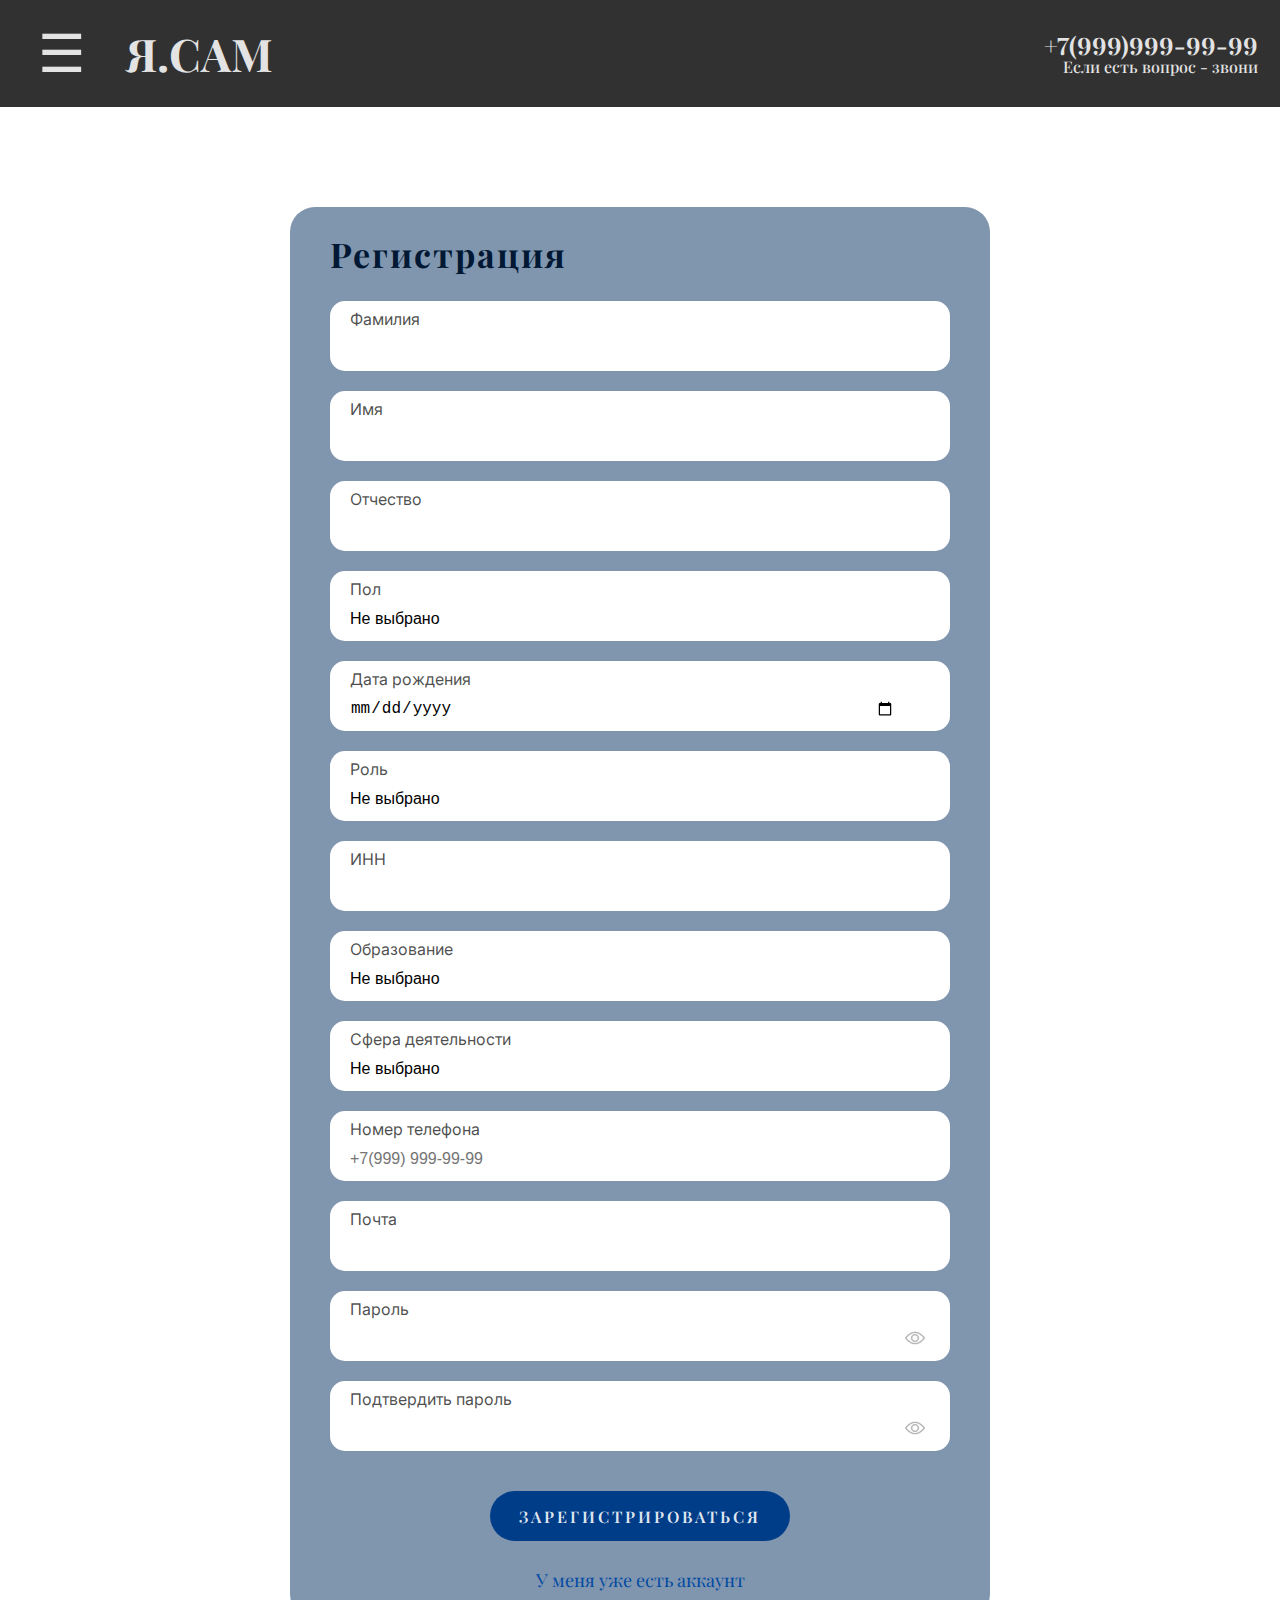
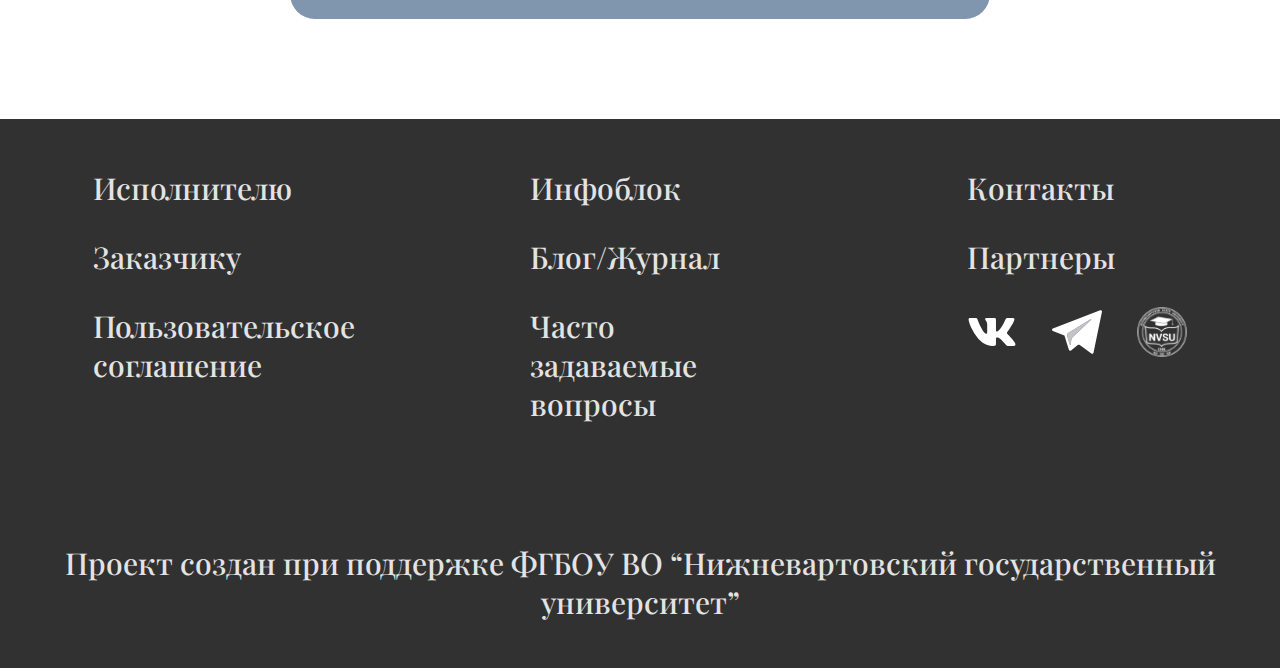
<file: register_form.html>
<!DOCTYPE html>
<html lang="en">
  <head>
    <meta charset="UTF-8" />
    <meta http-equiv="X-UA-Compatible" content="IE=edge" />
    <meta name="viewport" content="width=device-width, initial-scale=1.0" />
    <title>Регистрация</title>
    <link rel="preconnect" href="https://fonts.googleapis.com" />
    <link rel="preconnect" href="https://fonts.gstatic.com" crossorigin />
    <link
      href="https://fonts.googleapis.com/css2?family=Playfair+Display:wght@400;500;700&family=Space+Mono&display=swap"
      rel="stylesheet"
    />
    <link rel="preconnect" href="https://fonts.googleapis.com" />
    <link rel="preconnect" href="https://fonts.gstatic.com" crossorigin />
    <link
      href="https://fonts.googleapis.com/css2?family=Inter:wght@400;500;700&family=Playfair+Display:wght@400;500;700&family=Space+Mono&display=swap"
      rel="stylesheet"
    />
    <link rel="stylesheet" href="css/style.css" />
  </head>
  <body>
    <div class="wrapper">
      <header class="header">
        <div class="_container header__container">
          <div class="header__leftpart">
            <!-- <img class="leftpart__menu-btn" src="images/menu-burger.svg" alt="" onclick="openNav()"> -->
            <button class="leftpart__menu-btn" onclick="openNav()">
              &#9776;
            </button>
            <a href="index.html" class="leftpart__logo"> Я.САМ </a>
          </div>
          <div class="header__rightpart">
            <div class="rightpart__contacts">
              <p class="contacts__number">+7(999)999-99-99</p>
              <p class="contacts__subarticle">Если есть вопрос - звони</p>
            </div>
            <!-- <p class="rightpart__login">
              <a href="login_form.html">Войти</a>/<a href="register_form.html"
                >Регистрация</a
              >
            </p> -->
          </div>
        </div>
      </header>
      <main class="main">
        <section class="register">
          <div class="_container register__container">
            <h1 class="form-title">Регистрация</h1>
            <div class="form-fields">
              <div class="form-field">
                <input id="surname-field" type="text" />
                <label for="surname-field" class="placeholder">Фамилия</label>
              </div>
              <div class="form-field">
                <input id="name-field" type="text" />
                <label for="name-field" class="placeholder">Имя</label>
              </div>
              <div class="form-field">
                <input id="patroname-field" type="text" />
                <label for="patroname-field" class="placeholder"
                  >Отчество</label
                >
              </div>
              <div class="form-field">
                <select name="gender" id="gender-field">
                  <option class="select__option" value="no_selected">
                    Не выбрано
                  </option>
                  <option class="select__option" value="male">Мужской</option>
                  <option class="select__option" value="female">Женский</option>
                </select>
                <label for="gender-field" class="placeholder">Пол</label>
              </div>
              <div class="form-field">
                <input
                  id="date-field"
                  type="date"
                  max="2023-05-17"
                  min="1950-01-01"
                  value="data"
                />
                <label for="date-field" class="placeholder"
                  >Дата рождения</label
                >
              </div>
              <div class="form-field">
                <select name="vid" id="vid-field">
                  <option class="select__option" value="no_selected">
                    Не выбрано
                  </option>
                  <option value="">Самозанятый</option>
                  <option value="">Заказчик</option>
                </select>
                <label for="vid-field" class="placeholder">Роль</label>
              </div>
              <div class="form-field">
                <input
                  id="inn-field"
                  type="tel"
                  pattern="[0-9]{12}"
                  maxlength="12"
                />
                <label for="inn-field" class="placeholder">ИНН</label>
              </div>
              <div class="form-field">
                <select name="edu" id="edu-field">
                  <option class="select__option" value="no_selected">
                    Не выбрано
                  </option>
                  <option value="">Среднее специальное (диплом СПО)</option>
                  <option value="">Бакалавриат</option>
                  <option value="">Магистратура</option>
                </select>
                <label for="edu-field" class="placeholder">Образование</label>
              </div>
              <div class="form-field">
                <select name="sfer" id="sfer-field">
                  <option class="select__option" value="no_selected">
                    Не выбрано
                  </option>
                  <option value="">IT-сфера</option>
                  <option value="">Авто</option>
                  <option value="">Аренда</option>
                  <option value="">Дом</option>
                  <option value="">Животные</option>
                  <option value="">Здоровье</option>
                  <option value="">Информационные услуги</option>
                  <option value="">Красота</option>
                  <option value="">Обучение</option>
                  <option value="">Одежда</option>
                  <option value="">Природа</option>
                  <option value="">Прочее</option>
                  <option value="">Развлечения</option>
                  <option value="">Ремонт</option>
                  <option value="">Сделай сам</option>
                  <option value="">Спорт</option>
                  <option value="">
                    Торговля самостоятельно произведённым товаром
                  </option>
                  <option value="">Финансы</option>
                  <option value="">Фото, видео, печать</option>
                  <option value="">Юристы</option>
                </select>
                <label for="sfer-field" class="placeholder"
                  >Сфера деятельности</label
                >
              </div>
              <div class="form-field">
                <input
                  id="tel-field"
                  class="tel-field"
                  type="tel"
                  pattern="+7([0-9]{3}) [0-9]{3}-[0-9]{2}-[0-9]{2}"
                  placeholder="+7(999) 999-99-99"
                  maxlength="17"
                />
                <label for="tel-field" class="placeholder"
                  >Номер телефона</label
                >
              </div>
              <div class="form-field">
                <input id="email-field" type="email" />
                <label for="email-field" class="placeholder">Почта</label>
              </div>
              <div class="form-field">
                <input id="password-field" type="password" />
                <label for="password-field" class="placeholder">Пароль</label>
                <button
                  class="btn__pass js-btn-password"
                  data-target="#password-field"
                >
                  <img src="images/eye.svg" alt="" />
                </button>
              </div>
              <div class="form-field">
                <input id="passwordcheck-field" type="password" />
                <label for="passwordcheck-field" class="placeholder"
                  >Подтвердить пароль</label
                >
                <button
                  class="btn__pass js-btn-password"
                  data-target="#passwordcheck-field"
                >
                  <img src="images/eye.svg" alt="" />
                </button>
              </div>
            </div>
            <div class="form-buttons">
              <button type="submit" class="form-button">
                Зарегистрироваться
              </button>
              <a href="login_form.html" class="form-button"
                >У меня уже есть аккаунт</a
              >
            </div>
          </div>
        </section>
      </main>
      <footer class="footer">
        <div class="_container footer__container">
          <nav class="footer__menu">
            <ul class="footer__menu-list">
              <li class="footer__menu-item">
                <a href="#" class="footer__menu-link">Исполнителю</a>
              </li>
              <li class="footer__menu-item">
                <a href="catalog.html" class="footer__menu-link">Заказчику</a>
              </li>
              <li class="footer__menu-item">
                <a href="#" class="footer__menu-link"
                  >Пользовательское соглашение</a
                >
              </li>
            </ul>
            <ul class="footer__menu-list">
              <li class="footer__menu-item">
                <a href="infoblock.html" class="footer__menu-link">Инфоблок</a>
              </li>
              <li class="footer__menu-item">
                <a href="#" class="footer__menu-link">Блог/Журнал</a>
              </li>
              <li class="footer__menu-item">
                <a href="questions.html" class="footer__menu-link"
                  >Часто задаваемые вопросы</a
                >
              </li>
            </ul>
            <ul class="footer__menu-list">
              <li class="footer__menu-item">
                <a href="#" class="footer__menu-link">Контакты</a>
              </li>
              <li class="footer__menu-item">
                <a href="#" class="footer__menu-link">Партнеры</a>
              </li>
              <li class="footer__menu-item">
                <ul class="footer__menu-item-piclist">
                  <li class="footer__menu-item-picitem">
                    <a
                      href="https://vk.com/nvsulive"
                      class="footer__menu-item-piclink"
                      ><img
                        class="footer__menu-item-piclink__img"
                        src="images/vk.svg"
                        alt=""
                    /></a>
                  </li>
                  <li class="footer__menu-item-picitem">
                    <a
                      href="https://vk.com/away.php?to=https%3A%2F%2Ft.me%2Fnvsunv&cc_key="
                      class="footer__menu-item-piclink"
                      ><img
                        class="footer__menu-item-piclink__img"
                        src="images/telegram.svg"
                        alt=""
                    /></a>
                  </li>
                  <li class="footer__menu-item-picitem">
                    <a href="https://nvsu.ru/" class="footer__menu-item-piclink"
                      ><img
                        class="footer__menu-item-piclink__img"
                        src="images/nvsu.svg"
                        alt=""
                    /></a>
                  </li>
                </ul>
              </li>
            </ul>
          </nav>
          <p class="footer__copy">
            Проект создан при поддержке ФГБОУ ВО “Нижневартовский
            государственный университет”
          </p>
        </div>
      </footer>
      <div class="_container nav__container">
        <nav class="nav__menu" id="e1">
          <ul class="menu__list">
            <li id="non" class="menu__item">
              <a href="login_form.html">Войти</a>/<a href="register_form.html"
                >Зарегистрироваться</a
              >
            </li>
            <li class="menu__item">
              <a href="catalog.html"
                ><div class="menu__item-block">Заказчикам</div></a
              >
            </li>
            <li class="menu__item">
              <a href="#"><div class="menu__item-block">Самозанятым</div></a>
            </li>
            <li class="menu__item">
              <a href="infoblock.html"
                ><div class="menu__item-block">Инфоблок</div></a
              >
            </li>
            <li class="menu__item">
              <a href="#"><div class="menu__item-block">Партнеры</div></a>
            </li>
            <li class="menu__item">
              <a href="questions.html"
                ><div class="menu__item-block">Часто задаваемые вопросы</div></a
              >
            </li>
            <li class="menu__item">
              <a href="#"
                ><div class="menu__item-block">Связаться с нами</div></a
              >
            </li>
            <li class="menu__item">
              <a href="#"><div class="menu__item-block">Блог/Журнал</div></a>
            </li>
          </ul>
        </nav>
      </div>
    </div>
    <script src="js/script.js"></script>
  </body>
</html>
</file>
<file: css/style.css>
/* Обнуление */
a {
  text-decoration: none;
  color: inherit;
  cursor: pointer;
}
button {
  cursor: pointer;
}
ul,
ol,
li {
  list-style: none;
}
img {
  vertical-align: top;
}
h1,
h2,
h3,
h4,
h5,
h6 {
  font-weight: inherit;
  font-size: inherit;
}
html,
body {
  height: 100%;
  min-width: 500px;
  line-height: 1;
  font-size: 16px;
  color: #000;
  font-weight: 400;
  box-sizing: border-box;
  font-family: "Inter", sans-serif;
  scroll-behavior: smooth;
}
*,
*::before,
*::after {
  padding: 0;
  margin: 0;
  border: 0;
  box-sizing: inherit;
}
.wrapper {
  min-height: 100%;
  display: flex;
  flex-direction: column;
  overflow: hidden;
}
._container {
  max-width: 1443px;
  margin: 0px auto;
  /* background-color: rgba(237, 217, 146, 0.264); */
}
/* ---ШАПКА------------------------------------------------------------------------------- */
.header {
  width: 100%;
  z-index: 101;
  background-color: #313131;
  font-family: "Playfair Display", serif;
  color: #e3e3e3;
}
.header__container {
  display: flex;
  align-items: center;
  justify-content: space-between;
  max-height: 125px;
  max-width: 1487px;
  padding: 22px 22px;
}
.header__rightpart {
  display: flex;
  align-items: center;
  gap: 56px;
}
.header__leftpart {
  display: flex;
  align-items: center;
  gap: 24px;
}
.leftpart__logo {
  font-size: 45px;
  font-weight: 700;
  text-transform: uppercase;
  font-weight: 700;
  /* line-height: calc(60 / 45 * 100); */
}
.leftpart__menu-btn {
  width: 20px;
  cursor: pointer;
  background-color: transparent;
  color: inherit;
  zoom: 4;
}
.rightpart__contacts {
  display: flex;
  flex-direction: column;
  align-items: flex-end;
  gap: 2px;
}
.contacts__number {
  font-size: 24px;
  font-weight: 700;
  /* line-height: calc(32 / 24 * 100);  */
  font-feature-settings: "pnum" on, "lnum" on;
}
.contacts__subarticle {
  font-size: 16px;
  font-weight: 500;
  /* line-height: calc(21 / 16 * 100);  */
}
.rightpart__login {
  font-size: 24px;
  font-weight: 700;
  /* line-height: calc(32 / 24 * 100); */
}
/* ---ФУТЕР------------------------------------------------------------------------------- */
.footer {
  width: 100%;
  z-index: 50;
  font-size: 30px;
  font-weight: 500;
  color: #e3e3e3;
  background-color: #313131;
  line-height: 1.3;
  font-family: "Playfair Display", serif;
}
.footer__container {
  max-height: 1267px;
  display: flex;
  flex-direction: column;
  justify-content: flex-end;
  gap: 120px;
  padding-bottom: 46px;
  padding-top: 50px;
}
.footer__menu {
  display: flex;
  align-items: flex-start;
  justify-content: space-around;
}
.footer__menu-list {
  display: flex;
  flex-direction: column;
  align-items: flex-start;
  gap: 30px;
  max-width: 250px;
}
.footer__menu-item-piclink__img {
  width: 50px;
  height: 50px;
}
.footer__menu-item-piclist {
  display: flex;
  gap: 35px;
}
.footer__copy {
  align-self: center;
  text-align: center;
  padding: 0 20px;
  line-height: 1.3;
}
/* ---КАТАЛОГ------------------------------------------------------------------------------- */
.catalog__search__content {
  margin: 0 auto;
  margin-top: 25px;
  margin-bottom: 35px;
  padding-top: 20px;
  padding-bottom: 20px;
  width: 80%;
  background-color: #1a91ff;
  display: flex;
  align-items: center;
  justify-content: space-between;
  border-radius: 8px;
}
.catalog-btn {
  display: flex;
  flex-direction: column;
  align-items: flex-start;
  margin-left: 90px;
  margin-right: 90px;
  padding: 0 10px;
  height: 60px;
  font-size: 20px;
  font-weight: 400;
  background-color: #ffa98d;
  border-radius: 10px;
}
.catalog-btn button {
  display: flex;
  align-items: center;
  font-family: Georgia, "Times New Roman", Times, serif;
  height: 100%;
  font-size: 20px;
  font-weight: 400;
  background-color: #ffa98d;
  z-index: 100;
}
.catalog__menu-list {
  font-family: Georgia, "Times New Roman", Times, serif;
  z-index: 101;
  position: absolute;
  background-color: #c2c2c2;
  top: 240px;
  /* left: 195px; */
  left: 10%;
  /* right: 195px; */
  right: 10%;
  display: none;
}
.catalog__menu-item {
  position: relative;
  display: block;
  padding: 10px 30px;
  line-height: 1.3333333;
  width: 308px;
  z-index: 102;
  border-right: 1px solid #000;
}
.catalog__menu-sublist {
  position: absolute;
  z-index: 1;
  top: 0;
  left: 308px;
  right: 0px;
  padding: 30px 40px;
  height: 100%;
  display: none;
}
.catalog__menu-subitem {
  padding: 15px 0;
}
.catalog__menu-subitem-title {
  padding: 35px 0;
  font-size: 28px;
}
.catalog__menu-item:hover {
  background-color: #d2d2d2;
}
.catalog__menu-item:focus {
  background-color: #e7e7e7;
  border: none;
}

#c1:focus ~ #c1-1 {
  display: block;
  background-color: #e7e7e7;
}

#c2:focus ~ #c2-1 {
  display: block;
  background-color: #e7e7e7;
}

#c3:focus ~ #c3-1 {
  display: block;
  background-color: #e7e7e7;
}

#c4:focus ~ #c4-1 {
  display: block;
  background-color: #e7e7e7;
}

#c5:focus ~ #c5-1 {
  display: block;
  background-color: #e7e7e7;
}

#c6:focus ~ #c6-1 {
  display: block;
  background-color: #e7e7e7;
}

#c7:focus ~ #c7-1 {
  display: block;
  background-color: #e7e7e7;
}

#c8:focus ~ #c8-1 {
  display: block;
  background-color: #e7e7e7;
}

#c9:focus ~ #c9-1 {
  display: block;
  background-color: #e7e7e7;
}

#c10:focus ~ #c10-1 {
  display: block;
  background-color: #e7e7e7;
}

#c11:focus ~ #c11-1 {
  display: block;
  background-color: #e7e7e7;
}

#c12:focus ~ #c12-1 {
  display: block;
  background-color: #e7e7e7;
}

#c13:focus ~ #c13-1 {
  display: block;
  background-color: #e7e7e7;
}

#c14:focus ~ #c14-1 {
  display: block;
  background-color: #e7e7e7;
}

#c15:focus ~ #c15-1 {
  display: block;
  background-color: #e7e7e7;
}

#c16:focus ~ #c16-1 {
  display: block;
  background-color: #e7e7e7;
}

#c17:focus ~ #c17-1 {
  display: block;
  background-color: #e7e7e7;
}

#c18:focus ~ #c18-1 {
  display: block;
  background-color: #e7e7e7;
}

#c19:focus ~ #c19-1 {
  display: block;
  background-color: #e7e7e7;
}

#c20:focus ~ #c20-1 {
  display: block;
  background-color: #e7e7e7;
}

.catalog-btn-img {
  width: 20px;
  height: 20px;
  margin-left: 15px;
}
.catalog__search-input {
  height: 45px;
  width: 100%;
  font-size: 18px;
  padding: 0 15px;
}
.catalog__search-btn {
  background: #1a91ff;
  margin-right: 20px;
  margin-left: 28px;
}
.catalog__search-btn-img {
  height: 60px;
  width: 60px;
}
.main__catalog__container {
  display: flex;
  gap: 80px;
}
.main__catalog__filters {
  /* background-color: #d9d9d9; */
  height: 770px;
  padding-right: 40px;
  padding-top: 40px;
  font-size: 20px;
  border-right: 1px solid #ebebeb;
}
.filter__title-cost {
  margin-bottom: 10px;
}
.filter__cost {
  display: flex;
  gap: 15px;
  width: 200px;
}
.filter__cost input {
  width: 100%;
  background-color: #d9d9d9;
}
.main__catalog__items {
  width: 100%;
  display: flex;
  flex-direction: column;
  gap: 30px;
}

.main__catalog__item {
  padding: 20px 30px;
  display: flex;
  gap: 60px;
  font-size: 20px;
  border: 2px solid #ebebeb;
  border-radius: 30px;
}
.main__catalog__item:hover {
  background-color: #ebebeb;
}
.main__catalog__item-img {
  height: 210px;
  width: 310px;
  background-repeat: round round;
  border-radius: 20px;
}
.catalog__description-title {
  color: #1a91ff;
  font-weight: bold;
}
.main__catalog__item__description {
  display: flex;
  flex-direction: column;
  /* justify-content: space-between; */
  gap: 30px;
}
.catalog__description-description {
  font-size: 15px;
  padding: 15px 5px;
  /* background-color: #d9d9d9; */
  height: 160px;
  width: 450px;
  overflow-y: auto;
  line-height: 1.2083333333;
}
.catalog__description-description::-webkit-scrollbar {
  height: 12px;
  width: 12px;
}
.catalog__description-description::-webkit-scrollbar-track {
  background: #c9c9c9;
}
.catalog__description-description::-webkit-scrollbar-thumb {
  background-color: #d3d3d3;
  border-radius: 5px;
  border: 2px solid #767676;
}
.main__catalog__item__buy {
  display: flex;
  flex-direction: column;
  justify-content: space-between;
  align-items: center;
}
.catalog__buy-cost {
  text-align: center;
  line-height: 1.20833333;
}
.catalog__buy-btn {
  padding: 21px 48px;
  background-color: #59a5ff;
  border-radius: 14px;
}
.main__catalog {
  padding-bottom: 150px;
  font-family: Georgia, "Times New Roman", Times, serif;
}
/* ---ИНФОБЛОК------------------------------------------------------------------------------- */
.main {
  flex-grow: 1;
}
.main__container {
  padding: 0 50px;
  max-width: 1543px;
  width: 70%;
  font-family: Georgia, "Times New Roman", Times, serif;
  padding-bottom: 100px;
}
.main__nav {
  width: 100%;
  height: auto;
  margin: 0 auto;
  margin-top: 60px;
  padding-top: 40px;
  padding-bottom: 15px;
  line-height: 1.4;
  background: #a0d0ff;
  border-radius: 75px;
}
.main__nav-title {
  text-align: center;
  font-size: 30px;
  font-weight: 500;
}
.main__nav-list {
  padding: 100px;
  padding-top: 50px;
  padding-bottom: 0px;
  list-style: disc;
}
.main__nav-item {
  list-style: inherit;
  font-size: 24px;
  padding: 5px 0;
  padding-left: 20px;
}
.main__nav-ollist {
  list-style: decimal;
  padding: 50px;
  padding-top: 5px;
  padding-bottom: 10px;
  padding-left: 50px;
}
.main__nav-olitem {
  list-style: inherit;
  font-size: 22px;
  padding: 5px 0;
  padding-left: 30px;
}
.main__block {
  text-align: center;
  padding-top: 100px;
  padding-bottom: 50px;
  font-size: 30px;
  font-weight: 700;
}
.main__title {
  font-size: 30px;
  line-height: 1.3;
  padding-bottom: 25px;
  padding-top: 40px;
  font-weight: 700;
  text-align: center;
}
.main__text {
  padding: 15px 0;
  padding-top: 0px;
  font-size: 24px;
  line-height: 1.4;
  text-align: unset;
  /* text-indent: 20px; */
}
.main__text a {
  text-decoration-line: underline;
  text-decoration-color: #003d88;
  color: #003d88;
}
.main__list a {
  text-decoration-line: underline;
  text-decoration-color: #003d88;
  color: #003d88;
}
.main__list {
  list-style: disc;
  padding: 10px 0;
  padding-left: 100px;
  list-style-position: outside;
}
.main__list-num {
  list-style: decimal;
}
.main__list-checkmark {
  list-style-image: url("../images/checkmarkforlist.svg");
}
.bold {
  font-weight: 700;
}
.main__item {
  font-size: 24px;
  line-height: 1.4;
  list-style: inherit;
  padding-left: 25px;
}
.main__info {
  display: flex;
  align-items: center;
  padding: 30px 0;
}
.main__img {
  margin: 0 auto;
  width: 80%;
  max-width: 1443px;
}
/* ---ГЛАВНАЯ-СТРАНИЦА------------------------------------------------------------------------------ */
.titul-article {
  position: absolute;
  left: 0;
  right: 0;
}
.titul-img {
  height: 543px;
  /* height: calc(100vh - 115.2px); */
  background-repeat: no-repeat;
  background-size: cover;
  background-position: center;
}
.introduction__article {
  font-family: "Playfair Display", serif;
  /* min-width: 800px; */
  padding-top: 140px;
  /* padding-bottom: 190px; */
  padding-left: 30px;
  padding-right: 30px;
  width: fit-content;
  margin: 0 auto;
  display: flex;
  gap: 75px;
  align-items: center;
}
.left__article__name {
  font-size: 45px;
  font-weight: 700;
  text-align: center;
  line-height: 1.33333333;
  color: #e3e3e3;
}
.left__subarticles {
  padding-top: 15px;
  width: fit-content;
  margin: 0 auto;
  color: #e3e3e3;
}
.left__subarticle {
  display: flex;
  align-items: center;
  gap: 10px;
}
.left__subarticle + .left__subarticle {
  padding-top: 16px;
}
.left__checkicons {
  width: 20px;
  height: 20px;
}
.left__checkparagraph {
  font-size: 24px;
  font-weight: 700;
  line-height: 1.33333333;
  letter-spacing: 1px;
}
.right__article {
  display: flex;
  flex-direction: column;
  gap: 60px;
}
.right-customer {
  text-align: center;
  background-color: #ff9242;
  border: 5px solid #c14500;
  border-radius: 27px;
  padding: 24px;
  font-size: 19px;
  font-weight: 700;
  max-width: 242px;
  width: 100%;
}
.right-specialist {
  text-align: center;
  background-color: #df8543;
  border: 5px solid #c14500;
  border-radius: 27px;
  padding: 24px;
  font-size: 19px;
  font-weight: 700;
  max-width: 242px;
  width: 100%;
}
.gradient {
  font-family: "Playfair Display", serif;
  background: linear-gradient(180deg, #001a75 0%, #36ccfb 61.61%);
  padding-bottom: 150px;
}
.titul-text {
  padding-top: 60px;
}
.titul__text__container {
  display: flex;
  align-items: center;
  /* gap: 274px; */
  gap: 30px;
  justify-content: space-around;
}
.text__img {
  max-width: 576px;
  max-height: 370px;
}
.text__spec {
  display: flex;
  flex-direction: column;
  align-items: center;
}
.text__spec-text {
  max-width: 526px;
  width: 100%;
  font-size: 31px;
  padding-left: 10px;
  padding-bottom: 66px;
  line-height: 1.5;
  font-weight: 700;
  color: #e3e3e3;
}
.text__spec-text span {
  color: #ffffff;
  font-weight: 800;
}
.text__spec-button {
  text-align: center;
  background-color: #ff9242;
  border: 5px solid #c14500;
  border-radius: 44px;
  padding: 22.5px;
  font-size: 31px;
  font-weight: 700;
  width: 100%;
}
.services__container {
  padding-top: 154px;
  color: #e3e3e3;
}
.service__title {
  text-align: center;
  font-size: 31px;
  font-weight: 700;
  line-height: 1.334999;
}
.service__blocks {
  padding-top: 120px;
  display: flex;
  justify-content: space-evenly;
}
.service__block {
  padding: 16px;
  background-color: #ff9242;
  max-width: 274px;
  width: 100%;
  height: 194px;
  border-radius: 19px;
}
.service__block-title {
  padding-bottom: 10px;
  max-height: 77.1236px;
  height: 100%;
  display: flex;
  text-align: center;
  font-weight: 700;
  align-items: center;
  justify-content: center;
  font-size: 29px;
  line-height: 1.328;
  color: black;
}
.service__block-img {
  display: flex;
  width: 77px;
  height: 77px;
  margin: 0 auto;
}
#conditer {
  width: 95px;
  height: 95px;
}
/* .score__container {
    display: flex;
    align-items: center;
    justify-content: space-around;
    padding-top: 198px;
    gap: 20px;
}
.score__titles {
    max-width: 529px;
    width: 100%;
    height: 463.5px;
    background-color: #FCB9B9;
    padding: 117px 38px;
}
.score-title {
    font-size: 48px;
    font-weight: 800;
    line-height: 1.33439;
}
.score__subtitle {
    font-size: 24px;
    font-weight: 500;
    line-height: 1.3248;
}
.score__table {
    max-width: 800px;
    width: 100%;
    padding: 21px;
    padding-bottom: 73px;
    background-color: #D9D9D9;
    display: grid;
    grid-template-areas: "A1 B1 C1" "A2 B2 C2" "A3 B3 C3" "A4 B4 C4" "A5 B5 C5" "A6 B6 C6";
    row-gap: 20px;
    text-align: center;
    font-size: 29px;
    font-weight: 700;
    line-height: 1.328;
}
.score__table-1 {grid-area: A1; text-align: start;}
.score__table-2 {grid-area: A2; text-align: start;}
.score__table-3 {grid-area: A3; text-align: start;}
.score__table-4 {grid-area: A4; text-align: start;}
.score__table-5 {grid-area: A5; text-align: start;}
.score__table-6 {grid-area: A6; text-align: start;}
.score__table-1-1 {grid-area: B1; align-self: center;}
.score__table-1-2 {grid-area: B2;}
.score__table-1-3 {grid-area: B3;}
.score__table-1-4 {grid-area: B4;}
.score__table-1-5 {grid-area: B5;}
.score__table-1-6 {grid-area: B6;}
.score__table-1-1-1 {grid-area: C1; align-self: center;}
.score__table-1-1-2 {grid-area: C2;}
.score__table-1-1-3 {grid-area: C3;}
.score__table-1-1-4 {grid-area: C4;}
.score__table-1-1-5 {grid-area: C5;}
.score__table-1-1-6 {grid-area: C6;} */
.reviews__container {
  padding-top: 235px;
  display: flex;
  flex-direction: column;
  align-items: center;
  justify-content: center;
  min-width: 0;
}
.reviews__title {
  text-align: center;
  font-size: 31px;
  font-weight: 900;
  line-height: 1.334999;
  margin-bottom: 84px;
  align-self: center;
}
.reviews__slider {
  width: 1550px;
  display: flex;
  align-items: center;
  /* justify-content: space-between; */
  /* gap: 10px; */
}
.review__slide {
  height: 300px;
  background-color: #a5b7d2;
  max-width: 350px;
  /* max-width: 33.33333333%; */
  width: 100%;
  padding: 29px;
  padding-top: 12px;
}
.review__slide__top {
  display: flex;
  align-items: center;
  justify-content: space-around;
}
.review__slide__top-circle {
  width: 77px;
  height: 77px;
  background-color: #5c5050;
  border-radius: 85px;
}
.review__slide__top-name {
  font-size: 19px;
  font-weight: 700;
  line-height: 1.34399;
}
.review__slide__top__score {
  display: flex;
  gap: 9px;
  align-items: center;
}
.review__slide__top__score-num {
  font-size: 19px;
  font-weight: 700;
  line-height: 1.34399;
}
.review__slide__top__score-star {
  width: 24px;
  height: 24px;
}
.review__slide-text {
  margin-top: 12px;
  background-color: #ffffff;
  height: 60%;
  padding: 15px;
  font-size: 16px;
}
.review__swiper {
  max-width: 1305px;
}
.review__wrapper {
  width: 100%;
}
.review__button {
  position: relative;
  /* top: 2120px; */
  color: #000;
  background-color: #9fddf8;
  height: 65px;
  width: 65px;
  border-radius: 33px;
  border: 1px solid #6fa1b7;
}
.review__button-prev {
  /* left: 10%; */
}
.review__button-next {
  /* right: 10%; */
}
.swiper-lazy {
  height: 100%;
}
.swiper-lazy-preloader {
  /* display: none; */
  background-color: rgba(255, 255, 255, 0.774);
}
.questions__container {
  padding-top: 202px;
  text-align: center;
  padding-bottom: 190px;
}
.questions__title {
  font-size: 31px;
  font-weight: 900;
  line-height: 1.334999;
  margin-bottom: 80px;
}
.questions__blocks {
  display: flex;
  justify-content: center;
  align-items: center;
  gap: 51px;
}
.question__column {
  display: flex;
  flex-direction: column;
  justify-content: space-between;
  /* gap: 23px; */
  height: 558px;
}
.column__question {
  background-color: #ff9242;
  max-width: 413px;
  width: 100%;
  border-radius: 50px;
  font-size: 31px;
  font-weight: 800;
  line-height: 1.334999;
  display: flex;
  align-items: center;
  justify-content: center;
}
.column-1__question {
  padding: 43px;
  width: 382px;
}
.column-2__question {
  padding: 61px;
}
.column-3__question {
  padding: 43px;
  width: 382px;
}
.column-1__question-1 {
  height: 208px;
}
.column-1__question-2 {
  height: 155px;
}
.column-1__question-3 {
  height: 150px;
}
.column-2__question {
  max-width: 463px;
}
.column-2__question-1 {
  height: 268px;
}
.column-2__question-2 {
  height: 263px;
}
.column-3__question-1 {
  height: 208px;
}
.column-3__question-2 {
  height: 155px;
}
.column-3__question-3 {
  height: 150px;
}
.command__title {
  font-size: 31px;
  font-weight: 900;
  line-height: 1.334999;
  margin-bottom: 76px;
  text-align: center;
}
.command__group {
  margin: 0 auto;
  display: flex;
  justify-content: center;
  gap: 46px;
}
.command__member {
  display: flex;
  flex-direction: column;
  align-items: center;
  gap: 13px;
}
.member__img {
  width: 250px;
  height: 250px;
}
.member__name {
  font-size: 24px;
  font-weight: 800;
  line-height: 1.3349;
  text-align: center;
}
.member__description {
  font-size: 17px;
  font-weight: 800;
  line-height: 1.333333;
  text-align: center;
}
/* ---ФОРМЫ-РЕГИСТРАЦИИ-И-ВХОДА----------------------------------------------------------------------------- */
.register {
  margin: 100px auto;
  display: flex;
  width: 100%;
  padding: 0 40px;
}
.register__container {
  display: flex;
  flex-direction: column;
  width: 700px;
  padding: 30px 40px;
  background-color: #8095ae;
  border-radius: 25px;
}
.form-title {
  font-size: 34px;
  padding-bottom: 20px;
  color: #001834;
  font-weight: 700;
  font-family: "PlayFair Display", sans-serif;
  letter-spacing: 2px;
}
.form-fields {
  width: 100%;
  padding-bottom: 30px;
}
.form-field {
  width: 100%;
  padding: 10px 0;
  position: relative;
}
.placeholder {
  z-index: 3;
  position: absolute;
  left: 20px;
  top: 20px;
  color: #000000b4;
}
.form-field input {
  width: 100%;
  height: 70px;
  padding: 0 20px;
  border-radius: 15px;
  font-size: 16px;
  z-index: 2;
  padding-top: 25px;
  padding-right: 55px;
}
.form-field select {
  position: relative;
  width: 100%;
  height: 70px;
  padding: 0 20px;
  border-radius: 15px;
  font-size: 16px;
  z-index: 2;
  padding-top: 25px;
  padding-right: 55px;
  appearance: none;
  background-color: white;
}
/* .select__header {
    cursor: pointer;
    padding-top: 15px;
    padding-bottom: 15px;
    display: flex;
}
.select__body {
    border: 1px solid #cccccc;
    border-top: 0;
    display: none;
    position: absolute;
    background-color: white;
    max-width: 95%;
    font-size: 16px;
    line-height: 24px;
    width: 100%;
}
.select.is-active .select__body {
    display: block;
}
.select__item {
    padding: 5px;
    cursor: pointer;
}
.select__item:hover {
    background-color: #f2f2f2;
} */
.btn__pass {
  position: absolute;
  background-color: white;
  top: calc(50% + 2px);
  right: 25px;
  opacity: 0.3;
}
.active {
  opacity: 1;
}
.btn__pass img {
  width: 20px;
  height: 20px;
  top: 20px;
}
.form-buttons {
  display: flex;
  flex-direction: column;
  align-items: center;
}
.form-button {
  width: 300px;
  height: 50px;
  border-radius: 25px;
  margin-bottom: 30px;
  padding: 0 25px;
  text-align: center;
  background-color: #003d88;
  color: #ffffffe3;
  font-family: "Playfair Display", serif;
  font-size: 16px;
  font-weight: 600;
  letter-spacing: 3px;
  text-transform: uppercase;
}
.form-button + .form-button {
  margin-bottom: 0;
  height: auto;
  color: #014aa2;
  background-color: transparent;
  font-weight: 400;
  font-size: 18px;
  letter-spacing: normal;
  text-transform: none;
}
/* ---ЛИЧНЫЙ-КАБИНЕТ------------------------------------------------------------------------------- */
.account__container-first {
  display: flex;
  justify-content: space-between;
  align-items: center;
  font-family: Georgia, "Times New Roman", Times, serif;
  padding: 0 50px;
  padding-top: 50px;
  gap: 40px;
}
.account__first__info {
  display: flex;
  flex-direction: column;
  justify-content: space-between;
  gap: 20px;
}
.info__general {
  max-width: 780px;
  width: 100%;
  height: 60%;
  /* background-color: #e3e3e3; */
  padding: 30px 100px;
  border: 7px solid #3ca8f7;
  border-radius: 65px;
}
.info-title {
  text-align: center;
  font-size: 28px;
  padding: 0 80px;
  margin-bottom: 30px;
  line-height: 35px;
}
.info-list {
  display: flex;
  flex-direction: column;
  gap: 24px;
  margin-bottom: 20px;
  font-size: 22px;
}
.info__contact {
  max-width: 780px;
  width: 100%;
  height: 60%;
  /* background-color: #e3e3e3; */
  padding: 30px 100px;
  border: 7px solid #3ca8f7;
  border-radius: 65px;
}
.account__first-avatar {
  width: 30%;
  height: 400px;
  background-color: #8095ae;
  border-radius: 40px;
}
.account__container-second {
  padding: 70px 200px;
  display: flex;
  align-items: center;
  justify-content: center;
  font-family: Georgia, "Times New Roman", Times, serif;
}
.info__extra {
  min-width: 350px;
  padding: 30px 150px;
  /* background-color: #e3e3e3; */
  border: 7px solid #3ca8f7;
  border-radius: 65px;
}
.info__extra .info-list {
  padding-left: 40px;
  padding-right: 40px;
  width: 100%;
}
.info-usertext {
  /* background-color: #3CA8F7; */
  width: 100%;
  min-height: 100px;
  height: auto;
  font-size: 16px;
  margin-top: 30px;
  padding: 15px;
  border: 1px solid black;
  border-radius: 20px;
}
.user_img {
  width: 100%;
}
/* ---ВЫДВИЖНОЕ-МЕНЮ------------------------------------------------------------------------------- */
#non {
  display: none;
}
.nav__container {
  position: absolute;
  margin: 0 auto;
  width: 100%;
  text-align: center;
  left: 0;
  right: 0;
  z-index: 100;
}
.nav__menu {
  position: absolute;
  z-index: 49;
  width: 25%;
  background: #313131;
  color: #e3e3e3;
  font-family: "Playfair Display", serif;
  transition: all 0.3s ease-in;
  top: -500px;
  left: 0;
  min-width: 300px;
}
.menu__list {
  display: flex;
  flex-direction: column;
  align-items: flex-start;
  padding: 40px 0;
}
.menu__item {
  font-size: 24px;
  font-weight: 500;
  width: 100%;
}
.menu__item-block {
  width: 100%;
  padding: 20px 0;
  text-align: start;
  padding-left: 10px;
}
.menu__item-block:hover {
  background: #464646;
}
/* ---МЕДИА-ЗАПРОСЫ-------------------------------------------------------------------------------- */
@media screen and (max-width: 1350px) {
  .info-title {
    text-align: center;
    font-size: 28px;
    padding: 0 30px;
    margin-bottom: 30px;
    line-height: 35px;
  }
  .score__container {
    display: flex;
    flex-direction: column;
    align-items: center;
    justify-content: space-around;
    padding-top: 198px;
    gap: 20px;
  }
}
@media screen and (max-width: 1185px) {
  .info__extra .info-title {
    text-align: center;
    font-size: 20px;
    padding: 0 0;
    margin-bottom: 30px;
    line-height: 35px;
  }
  .info-title {
    text-align: center;
    font-size: 24px;
    padding: 0 0;
    margin-bottom: 30px;
    line-height: 35px;
  }
  .info__extra .info-list {
    display: flex;
    flex-direction: column;
    gap: 24px;
    margin-bottom: 20px;
    font-size: 16px;
  }
  .info-list {
    display: flex;
    flex-direction: column;
    gap: 24px;
    margin-bottom: 20px;
    font-size: 18px;
  }
  .info__extra {
    padding: 30px 60px;
    /* background-color: #e3e3e3; */
    border: 7px solid #3ca8f7;
    border-radius: 65px;
  }
  .info-usertext {
    /* background-color: #3CA8F7; */
    width: 100%;
    min-height: 100px;
    height: auto;
    font-size: 14px;
    margin-top: 25px;
    padding: 15px;
    border: 1px solid black;
    border-radius: 20px;
  }
  .titul__text__container {
    display: flex;
    flex-direction: column;
    align-items: center;
    /* gap: 274px; */
    gap: 30px;
    justify-content: space-around;
  }
}
@media screen and (max-width: 800px) {
  .account__first-avatar {
    width: 60%;
    height: 350px;
    background-color: #8095ae;
    border-radius: 40px;
  }
  .info__extra .info-title {
    text-align: center;
    font-size: 18px;
    padding: 0 0;
    margin-bottom: 30px;
    line-height: 35px;
  }
  .info-title {
    text-align: center;
    font-size: 20px;
    padding: 0 0;
    margin-bottom: 30px;
    line-height: 35px;
  }
  .info__extra .info-list {
    display: flex;
    flex-direction: column;
    gap: 24px;
    margin-bottom: 20px;
    font-size: 14px;
  }
  .info-list {
    display: flex;
    flex-direction: column;
    gap: 24px;
    margin-bottom: 20px;
    font-size: 16px;
  }
  .info__extra {
    padding: 30px 40px;
    /* background-color: #e3e3e3; */
    border: 7px solid #3ca8f7;
    border-radius: 65px;
  }
  .info-usertext {
    /* background-color: #3CA8F7; */
    width: 100%;
    min-height: 100px;
    height: auto;
    font-size: 14px;
    margin-top: 25px;
    padding: 15px;
    border: 1px solid black;
    border-radius: 20px;
  }
  .account__container-second {
    padding: 70px 50px;
    display: flex;
    align-items: center;
    justify-content: center;
  }
  .score__table {
    max-width: 800px;
    min-width: 800px;
    width: 100%;
    padding: 21px;
    padding-bottom: 73px;
    background-color: #d9d9d9;
    display: grid;
    grid-template-areas: "A1 B1 C1" "A2 B2 C2" "A3 B3 C3" "A4 B4 C4" "A5 B5 C5" "A6 B6 C6";
    row-gap: 20px;
    text-align: center;
    font-size: 29px;
    font-weight: 700;
    line-height: 1.328;
  }
  .titul-img {
    height: 700px;
    /* height: calc(100vh - 115.2px); */
    background-repeat: no-repeat;
    background-size: cover;
    background-position: center;
  }
}
@media screen and (max-width: 1005px) {
  .account__first-avatar {
    width: 50%;
    height: 350px;
    background-color: #8095ae;
    border-radius: 40px;
  }
  .account__container-first {
    display: flex;
    justify-content: space-between;
    align-items: center;
    flex-direction: column;
    padding: 0 50px;
    padding-top: 50px;
    gap: 40px;
  }
}
@media screen and (max-width: 1100px) {
  .main__container {
    padding: 0 50px;
    max-width: 1543px;
    width: 85%;
    font-family: Georgia, "Times New Roman", Times, serif;
  }
}
@media screen and (max-width: 850px) {
  .rightpart__contacts {
    display: none;
  }
}

@media screen and (max-width: 500px) {
  .rightpart__login {
    display: none;
  }
  .leftpart__logo {
    flex-grow: 1;
  }
  #non {
    display: block;
  }
}
@media screen and (max-width: 900px) {
  .footer__menu {
    display: flex;
    align-items: center;
    justify-content: space-around;
    flex-direction: column;
    gap: 30px;
  }
  .footer__menu-list {
    display: flex;
    flex-direction: column;
    align-items: center;
    gap: 30px;
    max-width: 250px;
    text-align: center;
  }
  .main__nav {
    width: 100%;
    height: auto;
    margin: 0 auto;
    margin-top: 60px;
    padding-top: 40px;
    line-height: 1.4;
    background: #a0d0ff;
    border-radius: 75px;
  }
  .main__nav-title {
    text-align: center;
    font-size: 30px;
    font-weight: 500;
  }
  .main__nav-list {
    padding: 50px;
    padding-top: 25px;
    padding-bottom: 0px;
    list-style: disc;
  }
  .main__nav-item {
    list-style: inherit;
    font-size: 24px;
    padding: 5px 0;
    padding-left: 20px;
  }
  .main__nav-ollist {
    list-style: decimal;
    padding: 50px;
    padding-top: 5px;
    padding-bottom: 10px;
    padding-left: 50px;
  }
  .main__nav-olitem {
    list-style: inherit;
    font-size: 22px;
    padding: 5px 0;
    padding-left: 30px;
  }
  .service__blocks {
    padding-top: 175px;
    display: flex;
    flex-wrap: wrap;
    gap: 20px;
    justify-content: space-evenly;
  }
  .questions__blocks {
    display: flex;
    flex-direction: column;
    justify-content: center;
    align-items: center;
    gap: 51px;
  }
  .column-1__question {
    padding: 43px;
    width: 455px;
  }
  .column-2__question {
    padding: 61px;
    width: 413px;
  }
  .column-3__question {
    padding: 43px;
    width: 455px;
  }
}
@media screen and (max-width: 1350px) {
  .questions__blocks {
    display: flex;
    flex-wrap: wrap;
    justify-content: center;
    align-items: center;
    gap: 51px;
  }
}
@media screen and (max-width: 600px) {
  .introduction__article {
    font-family: "Playfair Display", serif;
    /* min-width: 800px; */
    padding-top: 140px;
    /* padding-bottom: 190px; */
    padding-left: 30px;
    padding-right: 30px;
    width: fit-content;
    margin: 0 auto;
    display: flex;
    gap: 2px;
    align-items: center;
  }
}
@media screen and (max-width: 1150px) {
  .command__group {
    margin: 0 auto;
    display: flex;
    justify-content: center;
    gap: 46px;
    flex-wrap: wrap;
  }
}
</file>
